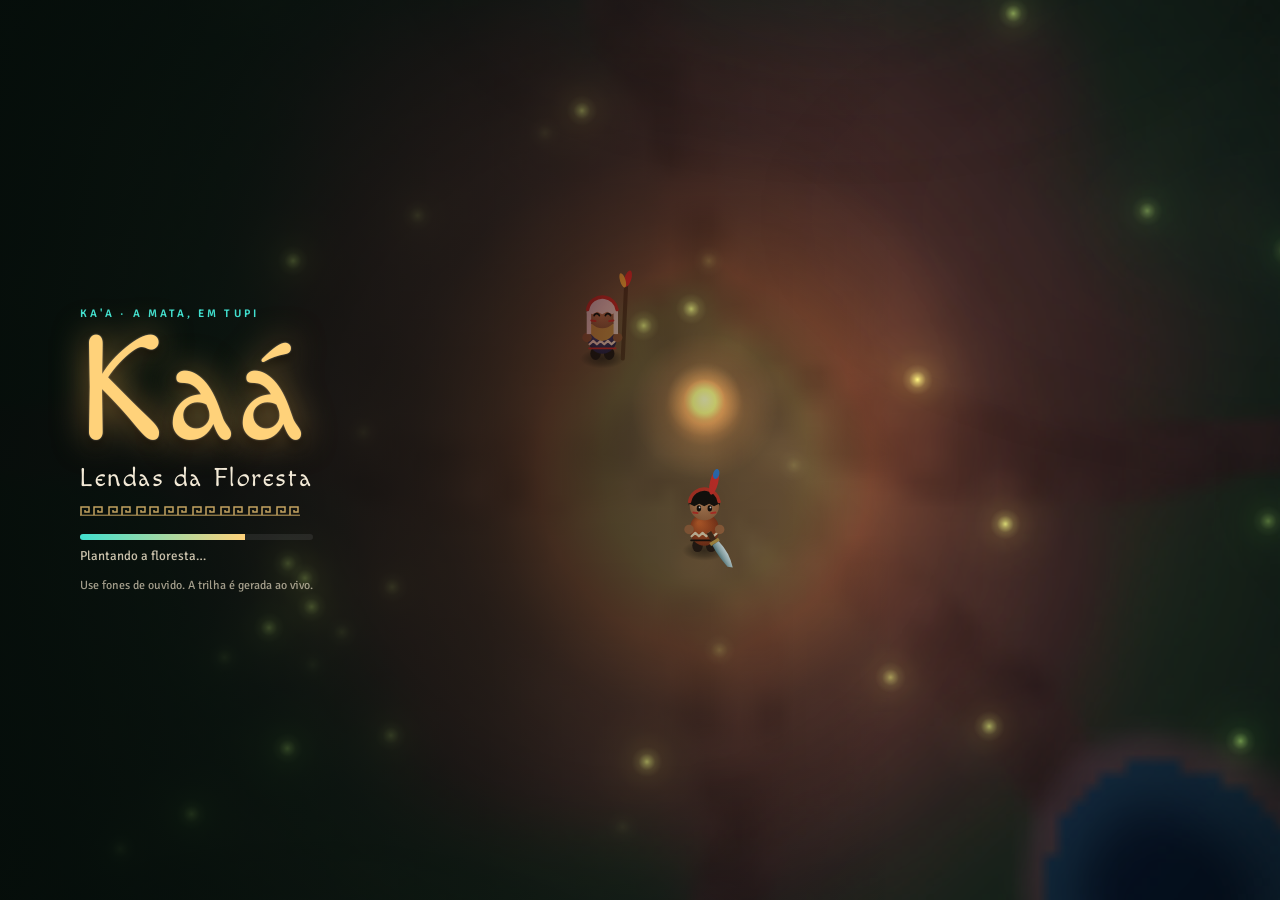
<file: index.html>
<!doctype html>
<html lang="pt-BR">
<head>
<meta charset="utf-8">
<meta name="viewport" content="width=device-width, initial-scale=1, viewport-fit=cover, user-scalable=no">
<title>Kaá</title>
<meta name="description" content="RPG de ação na floresta amazônica: desperte os três totens e purifique o Boitatá.">
<meta name="theme-color" content="#07140f">
<link rel="manifest" href="manifest.webmanifest">
<link rel="icon" type="image/png" href="icons/icon-192.png">
<link rel="apple-touch-icon" href="icons/apple-touch-icon.png">
<meta name="mobile-web-app-capable" content="yes">
<meta name="apple-mobile-web-app-capable" content="yes">
<meta name="apple-mobile-web-app-status-bar-style" content="black-translucent">
<meta name="apple-mobile-web-app-title" content="Kaá">
<link rel="preconnect" href="https://fonts.googleapis.com"><link rel="preconnect" href="https://fonts.gstatic.com" crossorigin><link href="https://fonts.googleapis.com/css2?family=Macondo&family=Signika:wght@400;600;700&display=swap" rel="stylesheet">
<style>
/* Layout: o jogo ocupa a tela inteira; HUD flutua nas bordas respeitando as áreas seguras;
   menus são painéis de mata escura com faixa de grafismo marajoara em âmbar. */
:root {
  --mata: #07140f;
  --mata-2: #0d241b;
  --musgo: #16352a;
  --vaga: #ffd27a;
  --igarape: #41e0cf;
  --urucum: #e2553b;
  --osso: #f3ead7;
  --osso-2: #c9c0aa;
  --sombra: rgba(3, 10, 7, 0.78);
  --font-display: 'Macondo', 'Georgia', serif;
  --font-ui: 'Signika', 'Trebuchet MS', system-ui, sans-serif;
  --fret: url("data:image/svg+xml,%3Csvg xmlns='http://www.w3.org/2000/svg' width='28' height='12' viewBox='0 0 28 12'%3E%3Cpath d='M1 11V3h8v5H5V6M14 11V3h8v5h-4V6' fill='none' stroke='%23ffd27a' stroke-width='1.5'/%3E%3Cpath d='M0 11.2h28' stroke='%23ffd27a' stroke-width='1'/%3E%3C/svg%3E");
  color-scheme: dark;
}
[hidden] { display: none !important; }
html, body { height: 100%; margin: 0; background: var(--mata); color: var(--osso); overflow: hidden; font-family: var(--font-ui); -webkit-user-select: none; user-select: none; -webkit-touch-callout: none; -webkit-tap-highlight-color: transparent; }
#app { position: fixed; inset: 0; overflow: hidden; touch-action: none; background: var(--mata); }
canvas#game { position: absolute; inset: 0; width: 100%; height: 100%; display: block; }
button { font: inherit; color: inherit; cursor: pointer; }
button:focus-visible { outline: 2px solid var(--igarape); outline-offset: 2px; }
svg { width: 24px; height: 24px; fill: none; stroke: currentColor; stroke-width: 2; stroke-linecap: round; stroke-linejoin: round; }
kbd { font-family: var(--font-ui); font-size: 0.72em; padding: 1px 5px; border-radius: 4px; background: rgba(255, 210, 122, 0.14); border: 1px solid rgba(255, 210, 122, 0.35); color: var(--vaga); }

/* ---------- HUD ---------- */
#hud { position: absolute; inset: 0; pointer-events: none; }
.hud-tl { position: absolute; left: calc(12px + env(safe-area-inset-left, 0px)); top: calc(10px + env(safe-area-inset-top, 0px)); display: flex; gap: 10px; align-items: flex-start; }
.medal { width: 46px; height: 46px; flex: none; border-radius: 50%; background: radial-gradient(circle at 35% 30%, #2f6e52, #0a2119 70%); border: 2px solid var(--vaga); box-shadow: 0 0 14px rgba(255, 210, 122, 0.35), inset 0 0 10px rgba(0, 0, 0, 0.7); display: grid; place-items: center; font-family: var(--font-display); font-size: 21px; color: var(--vaga); text-shadow: 0 0 8px rgba(255, 210, 122, 0.6); }
.bars { display: grid; gap: 4px; width: clamp(140px, 24vw, 240px); padding-top: 3px; }
.bar { position: relative; height: 13px; border-radius: 7px; background: rgba(2, 8, 6, 0.62); overflow: hidden; box-shadow: inset 0 1px 3px rgba(0, 0, 0, 0.7), 0 0 0 1px rgba(255, 210, 122, 0.18); }
.bar i { position: absolute; left: 0; top: 0; bottom: 0; width: 100%; border-radius: inherit; }
.bar .fill { transition: width 0.1s linear; }
.bar.hp .fill { background: linear-gradient(180deg, #ff9a7a, #dc3b2c 55%, #8e1a14); box-shadow: inset 0 1px 0 rgba(255, 255, 255, 0.35); }
.bar.hp .ghost { background: rgba(255, 236, 214, 0.55); transition: width 0.5s ease 0.3s; }
.bar.en { height: 8px; }
.bar.en .fill { background: linear-gradient(180deg, #a6fff5, #22b3a6); }
.bar.xp { height: 4px; }
.bar.xp .fill { background: linear-gradient(90deg, #b9781a, #ffd27a); box-shadow: 0 0 6px rgba(255, 210, 122, 0.8); }
.bar span { position: absolute; inset: 0; font-size: 9.5px; line-height: 13px; text-align: center; font-weight: 700; color: #fff; text-shadow: 0 1px 2px #000; font-variant-numeric: tabular-nums; letter-spacing: 0.04em; }
.seeds { display: flex; align-items: center; gap: 4px; font-weight: 700; font-size: 13px; color: var(--vaga); text-shadow: 0 1px 3px #000; font-variant-numeric: tabular-nums; }
.seeds .ico { width: 13px; height: 13px; color: var(--vaga); filter: drop-shadow(0 0 4px rgba(255, 210, 122, 0.7)); }
.seeds .cuia { color: #7dffb0; stroke-width: 2.4; filter: none; }
.seeds .sep { width: 8px; }
#quest { position: absolute; left: 50%; top: calc(10px + env(safe-area-inset-top, 0px)); transform: translateX(-50%); max-width: min(46vw, 460px); text-align: center; padding: 6px 14px 7px; border-radius: 12px; background: linear-gradient(180deg, rgba(8, 24, 18, 0.72), rgba(8, 24, 18, 0.45)); box-shadow: 0 0 0 1px rgba(255, 210, 122, 0.16); font-size: 12.5px; line-height: 1.3; color: var(--osso); text-wrap: balance; transition: opacity 0.4s; }
#quest b { display: block; font-size: 9px; letter-spacing: 0.22em; text-transform: uppercase; color: var(--vaga); font-weight: 700; margin-bottom: 1px; }
.hud-tr { position: absolute; right: calc(12px + env(safe-area-inset-right, 0px)); top: calc(10px + env(safe-area-inset-top, 0px)); display: flex; gap: 8px; align-items: flex-start; pointer-events: auto; }
.mm { position: relative; width: clamp(86px, 13vw, 132px); aspect-ratio: 1; max-width: 100%; border-radius: 50%; padding: 3px; background: conic-gradient(from 0deg, #8a6420, #ffd27a, #8a6420, #ffd27a, #8a6420); box-shadow: 0 4px 18px rgba(0, 0, 0, 0.6); }
.mm canvas { width: 100%; height: 100%; border-radius: 50%; display: block; background: #0a1a14; }
.mm-n { position: absolute; top: -3px; left: 50%; transform: translateX(-50%); font-style: normal; font-family: var(--font-display); font-size: 11px; color: var(--mata); background: var(--vaga); border-radius: 50%; width: 15px; height: 15px; display: grid; place-items: center; }
.iconbtn { width: 40px; height: 40px; border-radius: 50%; border: 1.5px solid rgba(255, 210, 122, 0.45); background: rgba(8, 24, 18, 0.7); display: grid; place-items: center; color: var(--vaga); }
.iconbtn svg { width: 18px; height: 18px; stroke-width: 3; }
#bossbar { position: absolute; left: 50%; transform: translateX(-50%); bottom: calc(16px + env(safe-area-inset-bottom, 0px)); width: min(560px, 58vw); text-align: center; }
.bname { font-family: var(--font-display); font-size: 20px; color: #ffb07a; text-shadow: 0 0 12px rgba(255, 90, 30, 0.8), 0 2px 3px #000; letter-spacing: 0.06em; }
.bname small { font-family: var(--font-ui); font-size: 11px; color: var(--osso-2); letter-spacing: 0.08em; margin-left: 6px; text-shadow: 0 1px 2px #000; }
.bbar { position: relative; height: 12px; margin-top: 4px; border-radius: 7px; background: rgba(10, 2, 2, 0.75); overflow: hidden; box-shadow: 0 0 0 1px rgba(255, 140, 80, 0.4), 0 0 18px rgba(255, 80, 20, 0.35); }
.bbar i { position: absolute; left: 0; top: 0; bottom: 0; width: 100%; }
#bossG { background: rgba(255, 230, 200, 0.6); transition: width 0.6s ease 0.25s; }
#bossF { background: linear-gradient(90deg, #8e1a2a, #ff5a1f 60%, #ffd27a); transition: width 0.12s; }
#banner { position: absolute; left: 0; right: 0; top: 22%; text-align: center; opacity: 0; pointer-events: none; padding-inline: 16px; }
#banner.show { animation: banner 3.4s ease forwards; }
#banner h2 { font-family: var(--font-display); font-weight: 400; font-size: clamp(30px, 6vw, 58px); margin: 0; color: var(--vaga); text-shadow: 0 0 22px rgba(255, 190, 90, 0.75), 0 3px 4px rgba(0, 0, 0, 0.8); text-wrap: balance; }
#banner.big h2 { font-size: clamp(46px, 10vw, 96px); color: #ffb07a; text-shadow: 0 0 30px rgba(255, 80, 20, 0.9), 0 3px 4px #000; letter-spacing: 0.04em; }
#banner p { margin: 6px 0 0; font-size: clamp(13px, 1.8vw, 17px); color: var(--osso); text-shadow: 0 1px 3px #000; letter-spacing: 0.03em; }
#banner::before, #banner::after { content: ""; display: block; width: min(320px, 60vw); height: 12px; margin: 10px auto; background: var(--fret) repeat-x center / 28px 12px; opacity: 0.8; }
@keyframes banner { 0% { opacity: 0; transform: translateY(10px) scale(0.98); } 12% { opacity: 1; transform: none; } 78% { opacity: 1; } 100% { opacity: 0; transform: translateY(-6px); } }
#toasts { position: absolute; left: 50%; transform: translateX(-50%); top: calc(64px + env(safe-area-inset-top, 0px)); display: grid; gap: 6px; justify-items: center; width: min(520px, 80vw); }
.toast { padding: 7px 14px; border-radius: 10px; background: rgba(6, 18, 14, 0.82); box-shadow: 0 0 0 1px rgba(65, 224, 207, 0.3); font-size: 13px; line-height: 1.35; text-align: center; animation: toast 0.3s ease; transition: opacity 0.4s, transform 0.4s; }
.toast.out { opacity: 0; transform: translateY(-6px); }
@keyframes toast { from { opacity: 0; transform: translateY(6px); } }

/* ---------- controles de toque ---------- */
#touch { position: absolute; inset: 0; pointer-events: none; }
#stickZone { position: absolute; left: 0; top: 18%; bottom: 0; width: 50%; pointer-events: auto; }
#stick { position: absolute; width: 120px; height: 120px; margin: -60px 0 0 -60px; border-radius: 50%; background: radial-gradient(circle, rgba(65, 224, 207, 0.08), rgba(8, 24, 18, 0.35)); box-shadow: 0 0 0 1.5px rgba(255, 210, 122, 0.35); pointer-events: none; }
#stickKnob { position: absolute; left: 50%; top: 50%; width: 52px; height: 52px; margin: -26px 0 0 -26px; border-radius: 50%; background: radial-gradient(circle at 40% 35%, rgba(255, 230, 170, 0.9), rgba(200, 140, 50, 0.85)); box-shadow: 0 2px 10px rgba(0, 0, 0, 0.5); }
#pad { position: absolute; right: calc(14px + env(safe-area-inset-right, 0px)); bottom: calc(14px + env(safe-area-inset-bottom, 0px)); width: 220px; height: 220px; pointer-events: none; }
.tb { position: absolute; width: 54px; height: 54px; border-radius: 50%; padding: 0; display: grid; place-items: center; pointer-events: auto; background: radial-gradient(circle at 40% 32%, rgba(46, 104, 80, 0.85), rgba(6, 20, 15, 0.85)); border: 1.5px solid rgba(255, 210, 122, 0.5); color: var(--osso); box-shadow: 0 4px 14px rgba(0, 0, 0, 0.45); touch-action: none; transition: transform 0.08s, opacity 0.2s; }
.tb svg { width: 24px; height: 24px; position: relative; z-index: 1; }
.tb.on { transform: scale(0.92); }
.tb::after { content: ""; position: absolute; inset: 0; border-radius: 50%; background: conic-gradient(rgba(0, 0, 0, 0.62) calc(var(--cd, 0) * 1turn), transparent 0); pointer-events: none; }
.tb.low { opacity: 0.5; }
.tb kbd { position: absolute; bottom: -7px; right: -4px; font-size: 9px; padding: 0 4px; background: rgba(8, 24, 18, 0.9); z-index: 2; }
body.touch .tb kbd { display: none; }
.tb.big { width: 84px; height: 84px; right: 6px; bottom: 6px; border-width: 2px; border-color: rgba(255, 210, 122, 0.75); background: radial-gradient(circle at 40% 32%, rgba(226, 85, 59, 0.9), rgba(90, 22, 12, 0.92)); }
.tb.big svg { width: 36px; height: 36px; }
#bDash { right: 108px; bottom: 22px; }
#bS1 { right: 96px; bottom: 74px; color: #ffd27a; }
#bS2 { right: 62px; bottom: 106px; color: #ff8a6a; }
#bS3 { right: 12px; bottom: 112px; color: #8dffb0; }
#bPot { width: 46px; height: 46px; right: 170px; bottom: 10px; color: #7dffb0; }
#bPot b { position: absolute; top: -4px; right: -4px; min-width: 18px; height: 18px; border-radius: 9px; background: var(--urucum); color: #fff; font-size: 11px; line-height: 18px; z-index: 2; }
#bAct { position: absolute; right: 4px; bottom: 182px; pointer-events: auto; display: flex; align-items: center; gap: 6px; padding: 9px 16px; border-radius: 22px; border: 1.5px solid var(--vaga); background: rgba(8, 24, 18, 0.88); color: var(--vaga); font-weight: 700; font-size: 14px; animation: pulse 1.4s ease-in-out infinite; white-space: nowrap; }
#bAct svg { width: 18px; height: 18px; }
@keyframes pulse { 50% { box-shadow: 0 0 18px rgba(255, 210, 122, 0.55); } }

/* ---------- telas ---------- */
.screen { position: absolute; inset: 0; touch-action: pan-y; display: flex; align-items: center; justify-content: center; padding: max(16px, env(safe-area-inset-top, 0px)) max(16px, env(safe-area-inset-right, 0px)) max(16px, env(safe-area-inset-bottom, 0px)) max(16px, env(safe-area-inset-left, 0px)); box-sizing: border-box; overflow-y: auto; }
.screen.dim { background: radial-gradient(ellipse at center, rgba(4, 14, 10, 0.55), rgba(2, 8, 6, 0.86)); backdrop-filter: blur(3px); -webkit-backdrop-filter: blur(3px); }
.eyebrow { font-size: 11px; letter-spacing: 0.28em; text-transform: uppercase; color: var(--igarape); margin: 0; font-weight: 600; }
.btn { min-height: 44px; padding: 10px 22px; border-radius: 12px; border: 1.5px solid rgba(255, 210, 122, 0.45); background: rgba(10, 30, 22, 0.75); color: var(--osso); font-weight: 600; font-size: 15px; letter-spacing: 0.02em; transition: transform 0.12s, background 0.2s, border-color 0.2s; text-align: left; }
.btn:hover { border-color: var(--vaga); background: rgba(20, 50, 38, 0.9); }
.btn:active { transform: scale(0.97); }
.btn.primary { background: linear-gradient(180deg, #ffe0a0, #e2a943); color: #2a1a06; border-color: #fff0c8; box-shadow: 0 6px 22px rgba(255, 190, 90, 0.3); }
.btn.ghost { background: transparent; border-color: rgba(243, 234, 215, 0.22); }
.panel { position: relative; background: linear-gradient(180deg, rgba(20, 48, 37, 0.96), rgba(7, 20, 15, 0.97)); border: 1px solid rgba(255, 210, 122, 0.32); border-radius: 16px; box-shadow: 0 24px 70px rgba(0, 0, 0, 0.65), inset 0 1px 0 rgba(255, 255, 255, 0.06); padding: 26px 26px 22px; width: min(560px, 100%); box-sizing: border-box; max-height: 100%; overflow-y: auto; }
.panel::before { content: ""; position: absolute; left: 22px; right: 22px; top: 10px; height: 12px; background: var(--fret) repeat-x left center / 28px 12px; opacity: 0.55; }
.panel h2 { font-family: var(--font-display); font-weight: 400; font-size: 28px; margin: 8px 0 14px; color: var(--vaga); text-wrap: balance; }
.panel h3 { font-family: var(--font-display); font-weight: 400; font-size: 18px; margin: 0 0 6px; color: var(--igarape); }
.col { display: grid; gap: 8px; }
.row { display: flex; gap: 10px; flex-wrap: wrap; }

/* título */
#title { justify-content: flex-start; background: linear-gradient(90deg, rgba(4, 12, 9, 0.88) 0%, rgba(4, 12, 9, 0.55) 38%, rgba(4, 12, 9, 0) 70%); }
.title-col { display: grid; gap: 4px; max-width: 420px; padding-left: clamp(8px, 5vw, 64px); }
.title-col h1 { font-family: var(--font-display); font-weight: 400; font-size: clamp(76px, 15vw, 150px); line-height: 0.86; margin: 6px 0 0; color: var(--vaga); text-shadow: 0 0 34px rgba(255, 190, 90, 0.55), 0 0 2px rgba(255, 255, 255, 0.4), 0 6px 10px rgba(0, 0, 0, 0.7); letter-spacing: 0.01em; }
.subtitle { font-family: var(--font-display); font-size: clamp(18px, 3vw, 26px); margin: 0 0 14px; color: var(--osso); letter-spacing: 0.06em; }
.subtitle::after { content: ""; display: block; width: 220px; max-width: 100%; height: 12px; margin-top: 10px; background: var(--fret) repeat-x left center / 28px 12px; opacity: 0.75; }
#menu { display: grid; gap: 8px; width: min(280px, 100%); }
.fine { font-size: 12px; color: var(--osso-2); margin: 10px 0 0; opacity: 0.8; }
.load { height: 6px; width: min(280px, 100%); border-radius: 3px; background: rgba(255, 255, 255, 0.08); overflow: hidden; }
.load i { display: block; height: 100%; width: 0; background: linear-gradient(90deg, var(--igarape), var(--vaga)); transition: width 0.2s; }
#loadTxt { font-size: 13px; color: var(--osso-2); margin: 8px 0 0; }

/* história */
#story { background: radial-gradient(ellipse at 50% 60%, rgba(10, 30, 22, 0.55), rgba(2, 8, 6, 0.92)); cursor: pointer; }
.story-in { max-width: 640px; text-align: left; display: grid; gap: 14px; }
#storyN { font-family: var(--font-display); font-size: 22px; letter-spacing: 0.1em; color: var(--vaga); }
#storyT { font-family: var(--font-display); font-size: clamp(21px, 3.6vw, 32px); line-height: 1.35; margin: 0; color: var(--osso); text-wrap: pretty; }
.hint { font-size: 12px; letter-spacing: 0.2em; text-transform: uppercase; color: var(--osso-2); opacity: 0.7; margin: 8px 0 0; animation: pulseTxt 2s ease-in-out infinite; }
@keyframes pulseTxt { 50% { opacity: 0.3; } }

/* diálogo */
#dialog { position: absolute; left: 50%; transform: translateX(-50%); bottom: calc(14px + env(safe-area-inset-bottom, 0px)); width: min(720px, calc(100% - 32px)); display: flex; gap: 14px; align-items: flex-start; padding: 14px 18px 14px 14px; box-sizing: border-box; border-radius: 16px; background: linear-gradient(180deg, rgba(18, 44, 34, 0.96), rgba(6, 18, 14, 0.97)); border: 1px solid rgba(255, 210, 122, 0.4); box-shadow: 0 18px 50px rgba(0, 0, 0, 0.6); cursor: pointer; }
#portrait { width: 76px; height: 76px; flex: none; border-radius: 50%; background: radial-gradient(circle at 50% 40%, #2b5a46, #0a1d16); box-shadow: 0 0 0 2px var(--vaga), 0 0 16px rgba(255, 210, 122, 0.25); }
.dlg-body { min-width: 0; flex: 1; }
#dlgName { font-family: var(--font-display); font-weight: 400; font-size: 19px; margin: 2px 0 4px; color: var(--vaga); }
#dlgText { margin: 0; font-size: 15px; line-height: 1.5; min-height: 3em; max-width: 62ch; }
#dlgChoices { display: flex; gap: 8px; flex-wrap: wrap; margin-top: 10px; }
#dlgChoices .btn { min-height: 38px; padding: 7px 14px; font-size: 14px; }
.dlg-next { position: absolute; right: 14px; bottom: 8px; color: var(--vaga); animation: pulseTxt 1.2s infinite; }

/* loja */
.shop-panel header { display: flex; justify-content: space-between; align-items: baseline; gap: 10px; flex-wrap: wrap; margin-bottom: 8px; }
.shop-panel header h2 { margin-bottom: 4px; }
.purse { display: flex; align-items: center; gap: 6px; color: var(--vaga); font-weight: 700; margin: 0; font-variant-numeric: tabular-nums; }
.purse .ico { width: 15px; height: 15px; }
#shopList { display: grid; gap: 8px; margin-bottom: 14px; }
.item { display: grid; grid-template-columns: 42px 1fr auto; gap: 12px; align-items: center; padding: 10px 12px; border-radius: 12px; background: rgba(0, 0, 0, 0.25); box-shadow: inset 0 0 0 1px rgba(255, 255, 255, 0.05); }
.item .ic { width: 42px; height: 42px; border-radius: 50%; display: grid; place-items: center; background: rgba(65, 224, 207, 0.1); color: var(--igarape); }
.item h4 { margin: 0; font-size: 15px; }
.item p { margin: 2px 0 0; font-size: 12.5px; color: var(--osso-2); line-height: 1.35; }
.item .btn { min-height: 38px; padding: 6px 12px; font-size: 14px; display: flex; gap: 5px; align-items: center; white-space: nowrap; font-variant-numeric: tabular-nums; }
.item .btn svg { width: 13px; height: 13px; color: var(--vaga); }
.item .btn:disabled { opacity: 0.4; cursor: not-allowed; }

/* nível */
.lv-in { width: min(860px, 100%); text-align: center; }
.lv-in h2 { font-family: var(--font-display); font-weight: 400; font-size: clamp(24px, 4vw, 36px); color: var(--vaga); margin: 4px 0 16px; text-shadow: 0 0 20px rgba(255, 190, 90, 0.5); }
#lvN { font-size: 13px; }
#cards { display: flex; gap: 14px; justify-content: center; flex-wrap: wrap; }
.card { width: min(240px, 100%); min-height: 170px; padding: 18px 16px 16px; border-radius: 16px; border: 1px solid rgba(255, 210, 122, 0.4); background: linear-gradient(180deg, rgba(28, 64, 50, 0.95), rgba(8, 22, 16, 0.97)); text-align: left; display: grid; gap: 6px; align-content: start; box-shadow: 0 14px 40px rgba(0, 0, 0, 0.5); transition: transform 0.15s, border-color 0.15s, box-shadow 0.15s; animation: cardIn 0.45s cubic-bezier(.2, .9, .3, 1.2) both; }
.card:nth-child(2) { animation-delay: 0.07s; } .card:nth-child(3) { animation-delay: 0.14s; }
.card:hover, .card:focus-visible { transform: translateY(-4px); border-color: var(--vaga); box-shadow: 0 18px 50px rgba(0, 0, 0, 0.55), 0 0 24px rgba(255, 210, 122, 0.25); }
@keyframes cardIn { from { opacity: 0; transform: translateY(18px) scale(0.96); } }
.card .ic { width: 44px; height: 44px; border-radius: 50%; display: grid; place-items: center; background: radial-gradient(circle, rgba(255, 210, 122, 0.25), rgba(255, 210, 122, 0.05)); color: var(--vaga); box-shadow: 0 0 0 1px rgba(255, 210, 122, 0.4); }
.card h3 { font-family: var(--font-display); font-weight: 400; font-size: 20px; margin: 4px 0 0; color: var(--osso); }
.card p { margin: 0; font-size: 13.5px; line-height: 1.4; color: var(--osso-2); }
.card small { font-size: 11px; letter-spacing: 0.12em; text-transform: uppercase; color: var(--igarape); }
.card kbd { justify-self: start; }
body.touch .card kbd { display: none; }

/* pausa / fim */
.pause-panel { width: min(400px, 100%); }
.stats { display: grid; grid-template-columns: repeat(auto-fit, minmax(90px, 1fr)); gap: 8px; margin-bottom: 14px; }
.stats div { padding: 8px 10px; border-radius: 10px; background: rgba(0, 0, 0, 0.25); }
.stats b { display: block; font-family: var(--font-display); font-weight: 400; font-size: 22px; color: var(--vaga); font-variant-numeric: tabular-nums; }
.stats span { font-size: 11px; letter-spacing: 0.1em; text-transform: uppercase; color: var(--osso-2); }
.how-panel { width: min(720px, 100%); }
.how-grid { display: grid; grid-template-columns: repeat(auto-fit, minmax(240px, 1fr)); gap: 16px; }
.how-grid ul { margin: 0; padding-left: 18px; display: grid; gap: 6px; font-size: 14px; line-height: 1.45; color: var(--osso); }
.tip { font-size: 13.5px; color: var(--osso-2); line-height: 1.5; margin: 14px 0; max-width: 62ch; }
.end-in { width: min(560px, 100%); display: grid; gap: 12px; }
.end-in h2 { font-family: var(--font-display); font-weight: 400; font-size: clamp(36px, 7vw, 64px); margin: 0; color: var(--vaga); line-height: 1; text-shadow: 0 0 26px rgba(255, 190, 90, 0.5); text-wrap: balance; }
.end-in p { margin: 0; font-size: 16px; line-height: 1.5; color: var(--osso); max-width: 52ch; }
#gameover h2 { color: #ff9a7a; text-shadow: 0 0 26px rgba(220, 60, 40, 0.5); }
#gameover .btn { justify-self: start; }
#rotate { position: absolute; left: 50%; bottom: calc(18px + env(safe-area-inset-bottom, 0px)); transform: translateX(-50%); width: max-content; max-width: calc(100% - 32px); padding: 8px 14px; border-radius: 10px; background: rgba(6, 18, 14, 0.85); font-size: 13px; pointer-events: none; }
#rotate p { margin: 0; }

@media (max-height: 460px) {
  .title-col h1 { font-size: clamp(60px, 13vh, 110px); }
  .subtitle { margin-bottom: 8px; }
  .btn { min-height: 38px; padding: 7px 18px; font-size: 14px; }
  #menu { gap: 6px; }
  .card { min-height: 0; padding: 12px 14px; width: min(220px, 100%); }
  .card p { font-size: 12.5px; }
  .lv-in h2 { margin-bottom: 10px; }
  .panel { padding: 22px 20px 16px; }
  #dialog { padding: 10px 14px 10px 10px; }
  #portrait { width: 60px; height: 60px; }
  #dlgText { font-size: 14px; min-height: 2.6em; }
  #quest { font-size: 11.5px; max-width: 40vw; }
}
@media (max-width: 560px) and (orientation: portrait) {
  #quest { top: calc(70px + env(safe-area-inset-top, 0px)); left: calc(12px + env(safe-area-inset-left, 0px)); transform: none; max-width: 60vw; text-align: left; }
  #toasts { top: calc(124px + env(safe-area-inset-top, 0px)); }
  #title { background: linear-gradient(180deg, rgba(4, 12, 9, 0.2), rgba(4, 12, 9, 0.85) 55%); align-items: flex-end; }
  .title-col { padding-left: 0; padding-bottom: 6vh; }
  .bars { width: 40vw; }
  #rotate { bottom: auto; top: 42%; }
}
@media (prefers-reduced-motion: reduce) {
  *, *::before, *::after { animation-duration: 0.01ms !important; animation-iteration-count: 1 !important; transition-duration: 0.01ms !important; }
  #banner.show { animation: none !important; opacity: 1; }
}

</style>
</head>
<body>
<svg width="0" height="0" style="position:absolute" aria-hidden="true">
  <defs>
    <symbol id="i-sword" viewBox="0 0 24 24"><path d="M19.5 4.5 9.8 14.2M19.5 4.5h-4.6M19.5 4.5v4.6M7.4 11.8l4.8 4.8M9.8 14.2l-4.6 4.6M4 18l2 2"/></symbol>
    <symbol id="i-dash" viewBox="0 0 24 24"><path d="M3 8.5h11a3 3 0 1 0-3-3M3 12.5h15a3 3 0 1 1-3 3M3 16.5h7"/></symbol>
    <symbol id="i-claw" viewBox="0 0 24 24"><path d="M6 4c3 4 4 9 1.5 16M11.5 3.5c3 4 4 9 1.5 16.5M17 4c3 4 4 9 1.5 16"/></symbol>
    <symbol id="i-feather" viewBox="0 0 24 24"><path d="M20 4C12 4 6 10 6 18l-2 2M20 4c0 8-6 12-12 12M6.5 17.5l7.5-7.5"/></symbol>
    <symbol id="i-shell" viewBox="0 0 24 24"><path d="M3 16c0-5.5 4-9.5 9-9.5s9 4 9 9.5zM8 16l1.8-5h4.4L16 16M12 6.5V11"/></symbol>
    <symbol id="i-cuia" viewBox="0 0 24 24"><path d="M4 11.5h16a8 8 0 0 1-16 0zM9 8c0-2 2-2 2-4.5M13.5 8c0-2 2-2 2-4.5"/></symbol>
    <symbol id="i-heart" viewBox="0 0 24 24"><path d="M12 20s-7.5-4.6-7.5-10.2A4.2 4.2 0 0 1 12 7.4a4.2 4.2 0 0 1 7.5 2.4C19.5 15.4 12 20 12 20z"/></symbol>
    <symbol id="i-bolt" viewBox="0 0 24 24"><path d="M13.5 3 5 13.5h6.5L10.5 21 19 10.5h-6.5z"/></symbol>
    <symbol id="i-eye" viewBox="0 0 24 24"><path d="M2.5 12S6.5 6 12 6s9.5 6 9.5 6-4 6-9.5 6-9.5-6-9.5-6z"/><circle cx="12" cy="12" r="2.8"/></symbol>
    <symbol id="i-arc" viewBox="0 0 24 24"><path d="M4 19A13 13 0 0 1 19 5M15 3.5l4.2 1.6-1.6 4.2"/></symbol>
    <symbol id="i-drop" viewBox="0 0 24 24"><path d="M12 3.5s6 6.8 6 10.8a6 6 0 0 1-12 0c0-4 6-10.8 6-10.8z"/></symbol>
    <symbol id="i-flame" viewBox="0 0 24 24"><path d="M12 3c1 4 6 6 6 11a6 6 0 0 1-12 0c0-3 1.8-5 3-6 0 2 1 3 2.2 3C11 8 10 6 12 3z"/></symbol>
    <symbol id="i-magnet" viewBox="0 0 24 24"><path d="M6 4v8a6 6 0 0 0 12 0V4M6 8h4M14 8h4"/></symbol>
    <symbol id="i-drum" viewBox="0 0 24 24"><path d="M5 8c0-1.7 3.1-3 7-3s7 1.3 7 3v9c0 1.7-3.1 3-7 3s-7-1.3-7-3zM5 8c0 1.7 3.1 3 7 3s7-1.3 7-3M8 3.5 10.5 8M16 3.5 13.5 8"/></symbol>
    <symbol id="i-leaf" viewBox="0 0 24 24"><path d="M5 19C5 10 10.5 5 20 4.5 19.5 14 14 19 5 19zM5 19l8-8"/></symbol>
    <symbol id="i-shield" viewBox="0 0 24 24"><path d="M12 3.2 19.5 6v6c0 4.8-3.3 7.8-7.5 8.8C7.8 19.8 4.5 16.8 4.5 12V6z"/></symbol>
    <symbol id="i-wind" viewBox="0 0 24 24"><path d="M4 9h9.5a2.5 2.5 0 1 0-2.5-2.5M4 13h13.5a2.8 2.8 0 1 1-2.8 2.8"/></symbol>
    <symbol id="i-talk" viewBox="0 0 24 24"><path d="M4 5h16v10.5H9.5L5 19.5v-4H4z"/></symbol>
    <symbol id="i-pause" viewBox="0 0 24 24"><path d="M8.5 5v14M15.5 5v14"/></symbol>
    <symbol id="i-seed" viewBox="0 0 24 24"><path d="M12 2.8c4.4 3.2 5.6 9.4 0 18.4-5.6-9-4.4-15.2 0-18.4z" fill="currentColor" stroke="none"/></symbol>
  </defs>
</svg>

<div id="app">
  <canvas id="game" aria-label="Kaá, a mata"></canvas>

  <div id="hud" hidden>
    <div class="hud-tl">
      <div class="medal" title="Nível"><span id="hLvl">1</span></div>
      <div class="bars">
        <div class="bar hp"><i class="ghost" id="hHpG"></i><i class="fill" id="hHp"></i><span id="hHpT">100/100</span></div>
        <div class="bar en"><i class="fill" id="hEn"></i></div>
        <div class="bar xp"><i class="fill" id="hXp"></i></div>
        <div class="seeds"><svg class="ico"><use href="#i-seed"/></svg><span id="hSeeds">0</span><span class="sep"></span><svg class="ico cuia"><use href="#i-cuia"/></svg><span id="hPots">2</span></div>
      </div>
    </div>
    <div id="quest"><b>Objetivo</b><span id="questText"></span></div>
    <div class="hud-tr">
      <button class="iconbtn" id="btnPause" aria-label="Pausar"><svg><use href="#i-pause"/></svg></button>
      <div class="mm"><canvas id="minimap" width="160" height="160"></canvas><i class="mm-n">N</i></div>
    </div>
    <div id="bossbar" hidden>
      <div class="bname">Boitatá <small>a serpente de fogo</small></div>
      <div class="bbar"><i id="bossG"></i><i id="bossF"></i></div>
    </div>
    <div id="banner"><h2 id="bannerT"></h2><p id="bannerS"></p></div>
    <div id="toasts"></div>
  </div>

  <div id="touch" hidden>
    <div id="stickZone"></div>
    <div id="stick" hidden><div id="stickKnob"></div></div>
  </div>
  <div id="pad" hidden>
    <button class="tb" id="bPot" aria-label="Usar cuia de ervas"><svg><use href="#i-cuia"/></svg><b id="potN">2</b><kbd>Q</kbd></button>
    <button class="tb" id="bDash" aria-label="Esquivar"><svg><use href="#i-dash"/></svg><kbd>K</kbd></button>
    <button class="tb sk" id="bS1" aria-label="Garra da Onça" hidden><svg><use href="#i-claw"/></svg><kbd>1</kbd></button>
    <button class="tb sk" id="bS2" aria-label="Penas da Arara" hidden><svg><use href="#i-feather"/></svg><kbd>2</kbd></button>
    <button class="tb sk" id="bS3" aria-label="Casco do Jabuti" hidden><svg><use href="#i-shell"/></svg><kbd>3</kbd></button>
    <button class="tb big" id="bAtk" aria-label="Atacar"><svg><use href="#i-sword"/></svg><kbd>J</kbd></button>
    <button id="bAct" hidden><svg><use href="#i-talk"/></svg><span id="bActT">Conversar</span></button>
  </div>

  <section id="title" class="screen" hidden>
    <div class="title-col">
      <p class="eyebrow">ka'a · a mata, em tupi</p>
      <h1>Kaá</h1>
      <p class="subtitle">Lendas da Floresta</p>
      <div id="loadWrap"><div class="load"><i id="loadBar"></i></div><p id="loadTxt">Despertando a floresta…</p></div>
      <nav id="menu" hidden>
        <button class="btn primary" id="mNew">Nova jornada</button>
        <button class="btn" id="mCont" hidden>Continuar</button>
        <button class="btn ghost" id="mHow">Como jogar</button>
        <button class="btn ghost" id="mInstall" hidden>Instalar no celular</button>
      </nav>
      <p class="fine">Use fones de ouvido. A trilha é gerada ao vivo.</p>
    </div>
  </section>

  <section id="story" class="screen" hidden>
    <div class="story-in">
      <p class="eyebrow" id="storyN">I</p>
      <p id="storyT"></p>
      <p class="hint">Toque para continuar</p>
    </div>
  </section>

  <div id="dialog" hidden>
    <canvas id="portrait" width="128" height="128"></canvas>
    <div class="dlg-body">
      <h3 id="dlgName"></h3>
      <p id="dlgText"></p>
      <div id="dlgChoices"></div>
    </div>
    <span class="dlg-next" id="dlgNext">▸</span>
  </div>

  <section id="shop" class="screen dim" hidden>
    <div class="panel shop-panel">
      <header><h2>Trocas da Vó Jaci</h2><p class="purse"><svg class="ico"><use href="#i-seed"/></svg><span id="shopSeeds">0</span> Sementes de Luz</p></header>
      <div id="shopList"></div>
      <button class="btn" id="shopClose">Voltar à mata</button>
    </div>
  </section>

  <section id="levelup" class="screen dim" hidden>
    <div class="lv-in">
      <p class="eyebrow" id="lvN">Nível 2</p>
      <h2>A mata te oferece uma bênção</h2>
      <div id="cards"></div>
    </div>
  </section>

  <section id="pause" class="screen dim" hidden>
    <div class="panel pause-panel">
      <h2>Pausa</h2>
      <div class="stats" id="pStats"></div>
      <div class="col">
        <button class="btn primary" id="pResume">Continuar</button>
        <button class="btn" id="pMusic">Música: ligada</button>
        <button class="btn" id="pSfx">Efeitos: ligados</button>
        <button class="btn" id="pQual">Gráficos: automático</button>
        <button class="btn ghost" id="pHow">Como jogar</button>
        <button class="btn ghost" id="pQuit">Salvar e ir ao menu</button>
      </div>
    </div>
  </section>

  <section id="howto" class="screen dim" hidden>
    <div class="panel how-panel">
      <h2>Como jogar</h2>
      <div class="how-grid">
        <div>
          <h3>No celular</h3>
          <ul>
            <li>Arraste o polegar no lado esquerdo para andar.</li>
            <li>Botão grande ataca. Toques seguidos fazem um combo de 3 golpes.</li>
            <li>Esquiva te deixa intocável por um instante.</li>
            <li>Os botões de habilidade aparecem quando você desperta os totens.</li>
          </ul>
        </div>
        <div>
          <h3>No teclado</h3>
          <ul>
            <li><kbd>WASD</kbd> ou setas: andar · <kbd>J</kbd>, <kbd>Espaço</kbd> ou clique: atacar</li>
            <li><kbd>K</kbd> ou <kbd>Shift</kbd>: esquivar · <kbd>Q</kbd>: cuia de ervas</li>
            <li><kbd>1</kbd> <kbd>2</kbd> <kbd>3</kbd>: habilidades · <kbd>E</kbd>: conversar e purificar</li>
            <li><kbd>Esc</kbd>: pausa. Controle de videogame também funciona.</li>
          </ul>
        </div>
      </div>
      <p class="tip">A noite traz mais criaturas, mas a aldeia sempre cura quem descansa perto da fogueira. Sementes de Luz compram cuias e melhorias com a Vó Jaci.</p>
      <button class="btn primary" id="howClose">Entendi</button>
    </div>
  </section>

  <section id="gameover" class="screen dim" hidden>
    <div class="end-in">
      <h2>Você tombou</h2>
      <p>A mata ainda precisa de você. Os espíritos te levam de volta à aldeia, mas parte das sementes se perde no caminho.</p>
      <button class="btn primary" id="goRetry">Voltar à aldeia</button>
    </div>
  </section>

  <section id="victory" class="screen dim" hidden>
    <div class="end-in">
      <p class="eyebrow">Fim da jornada</p>
      <h2>A mata respira de novo</h2>
      <p>O Boitatá voltou a ser guardião. Os três totens cantam juntos e a névoa roxa se desfez sobre o igarapé.</p>
      <div class="stats" id="vStats"></div>
      <div class="row">
        <button class="btn primary" id="vCont">Continuar explorando</button>
        <button class="btn ghost" id="vMenu">Menu inicial</button>
      </div>
    </div>
  </section>

  <section id="install" class="screen dim" hidden>
    <div class="panel how-panel">
      <h2>Instalar no celular</h2>
      <div class="how-grid">
        <div><h3>Android (Chrome)</h3><ul><li>Toque em <b>Instalar</b> abaixo ou abra o menu ⋮ e escolha <b>Instalar app</b>.</li><li>O jogo ganha ícone próprio e roda em tela cheia, até sem internet.</li></ul></div>
        <div><h3>iPhone (Safari)</h3><ul><li>Toque em <b>Compartilhar</b> e depois em <b>Adicionar à Tela de Início</b>.</li><li>Abra pelo ícone novo para jogar em tela cheia.</li></ul></div>
      </div>
      <div class="row"><button class="btn primary" id="instGo" hidden>Instalar</button><button class="btn ghost" id="instClose">Fechar</button></div>
    </div>
  </section>

  <div id="rotate" hidden><p>Gire o celular na horizontal para ver mais da mata.</p></div>
</div>

<script>
'use strict';
/* ============================================================
   KAÁ — Lendas da Floresta
   Núcleo: utilidades, ruído, armazenamento
   ============================================================ */
const TAU = Math.PI * 2;
const clamp = (v, a, b) => (v < a ? a : v > b ? b : v);
const lerp = (a, b, t) => a + (b - a) * t;
const smooth = (e0, e1, x) => { const t = clamp((x - e0) / (e1 - e0), 0, 1); return t * t * (3 - 2 * t); };
const rand = (a, b) => (b === undefined ? Math.random() * (a === undefined ? 1 : a) : a + Math.random() * (b - a));
const randi = (a, b) => Math.floor(a + Math.random() * (b - a + 1));
const pick = arr => arr[(Math.random() * arr.length) | 0];
const dist = (ax, ay, bx, by) => Math.hypot(bx - ax, by - ay);
const angDiff = (a, b) => { let d = (b - a) % TAU; if (d > Math.PI) d -= TAU; if (d < -Math.PI) d += TAU; return d; };
const easeOut = t => 1 - Math.pow(1 - t, 3);

function mulberry32(s) {
  return function () {
    s |= 0; s = (s + 0x6D2B79F5) | 0;
    let t = Math.imul(s ^ (s >>> 15), 1 | s);
    t = (t + Math.imul(t ^ (t >>> 7), 61 | t)) ^ t;
    return ((t ^ (t >>> 14)) >>> 0) / 4294967296;
  };
}

const Noise = (() => {
  const p = new Uint8Array(512), g = new Float32Array(256);
  const r = mulberry32(1337);
  for (let i = 0; i < 256; i++) p[i] = i;
  for (let i = 255; i > 0; i--) { const j = Math.floor(r() * (i + 1)); const t = p[i]; p[i] = p[j]; p[j] = t; }
  for (let i = 0; i < 256; i++) { p[i + 256] = p[i]; g[i] = r() * 2 - 1; }
  function n2(x, y) {
    const xi = Math.floor(x), yi = Math.floor(y);
    const xf = x - xi, yf = y - yi;
    const X = xi & 255, Y = yi & 255;
    const a = g[p[X + p[Y]]], b = g[p[X + 1 + p[Y]]], c = g[p[X + p[Y + 1]]], d = g[p[X + 1 + p[Y + 1]]];
    const u = xf * xf * (3 - 2 * xf), v = yf * yf * (3 - 2 * yf);
    return (a + (b - a) * u) + ((c + (d - c) * u) - (a + (b - a) * u)) * v;
  }
  function fbm(x, y, o) {
    let s = 0, a = 0.5, f = 1;
    for (let i = 0; i < o; i++) { s += a * n2(x * f, y * f); f *= 2.03; a *= 0.5; }
    return s;
  }
  return { n2, fbm };
})();

const mixc = (a, b, t) => [a[0] + (b[0] - a[0]) * t, a[1] + (b[1] - a[1]) * t, a[2] + (b[2] - a[2]) * t];
const rgb = (c, a) => (a === undefined ? `rgb(${c[0] | 0},${c[1] | 0},${c[2] | 0})` : `rgba(${c[0] | 0},${c[1] | 0},${c[2] | 0},${a})`);
const shade = (c, k) => [clamp(c[0] * k, 0, 255), clamp(c[1] * k, 0, 255), clamp(c[2] * k, 0, 255)];

function makeCanvas(w, h) {
  const c = document.createElement('canvas');
  c.width = Math.max(1, Math.ceil(w)); c.height = Math.max(1, Math.ceil(h));
  return c;
}

const store = {
  get(k) { try { return localStorage.getItem(k); } catch (e) { return null; } },
  set(k, v) { try { localStorage.setItem(k, v); } catch (e) { /* sem armazenamento */ } },
  del(k) { try { localStorage.removeItem(k); } catch (e) { /* */ } },
};

const IS_TOUCH = ('ontouchstart' in window) || (window.matchMedia && matchMedia('(pointer: coarse)').matches);
const REDUCED_MOTION = window.matchMedia && matchMedia('(prefers-reduced-motion: reduce)').matches;
const IS_PWA_BUILD = !!document.querySelector('link[rel="manifest"]');
const IS_STANDALONE = (window.matchMedia && (matchMedia('(display-mode: standalone)').matches || matchMedia('(display-mode: fullscreen)').matches)) || window.navigator.standalone === true;
const IS_IOS = /iphone|ipad|ipod/i.test(navigator.userAgent) || (navigator.platform === 'MacIntel' && navigator.maxTouchPoints > 1);

function ellipse(ctx, x, y, rx, ry, rot) {
  ctx.beginPath(); ctx.ellipse(x, y, Math.max(0.01, rx), Math.max(0.01, ry), rot || 0, 0, TAU);
}
function circle(ctx, x, y, r) { ctx.beginPath(); ctx.arc(x, y, Math.max(0.01, r), 0, TAU); }
function rgrad(ctx, x, y, r0, r1, stops, ox, oy) {
  const g = ctx.createRadialGradient(x + (ox || 0), y + (oy || 0), r0, x, y, r1);
  for (const [o, c] of stops) g.addColorStop(o, c);
  return g;
}

/* ============================================================
   Mundo: terreno procedural, rio, trilhas, regiões, colisão
   ============================================================ */
const WORLD = 4096, CELL = 8, FW = WORLD / CELL, CHUNK = 512, NCH = WORLD / CHUNK;
const LOC = {
  village: { x: 2048, y: 2048 },
  onca: { x: 2010, y: 640 },
  arara: { x: 3420, y: 1840 },
  jabuti: { x: 700, y: 2140 },
  arena: { x: 2048, y: 3430 },
};
const VILLAGE_R = 300, ARENA_R = 470, RING_IN = 560, RING_OUT = 700;
const PONDS = [
  { x: 2330, y: 2330, r: 78 }, { x: 3570, y: 1470, r: 150 }, { x: 1640, y: 930, r: 105 },
  { x: 3330, y: 2720, r: 120 }, { x: 900, y: 2900, r: 92 }, { x: 1150, y: 1250, r: 72 },
];
const PATHS = [
  [[2048, 2048], [2010, 1760], [2085, 1450], [1990, 1150], [2050, 900], [2010, 700]],
  [[2048, 2048], [1760, 2090], [1450, 2010], [1120, 2170], [780, 2140]],
  [[2048, 2048], [2350, 2075], [2600, 2045], [2900, 2048], [3080, 2010], [3260, 1935], [3400, 1870]],
  [[2048, 2048], [2075, 2350], [2000, 2620], [2048, 2850], [2048, 3030]],
  [[2048, 2048], [2230, 2220], [2280, 2280]],
];
const SEGS = [];
for (const p of PATHS) for (let i = 0; i < p.length - 1; i++) SEGS.push([p[i][0], p[i][1], p[i + 1][0], p[i + 1][1]]);

function riverX(y) { return 2900 + 150 * Math.sin(y / 540 + 0.6) + 55 * Math.sin(y / 170 + 1.3); }
function riverHalf(y) { return 62 + 18 * Math.sin(y / 310 + 2); }
const BRIDGE = { x: riverX(2048), y: 2048, hw: 104, hh: 30 };
function onBridge(x, y) { return Math.abs(x - BRIDGE.x) < BRIDGE.hw && Math.abs(y - BRIDGE.y) < BRIDGE.hh; }

function waterDepthAt(x, y) {
  const wx = x + 14 * Noise.n2(x / 90, y / 90);
  let d = riverHalf(y) - Math.abs(wx - riverX(y));
  for (const p of PONDS) {
    const dx = x - p.x, dy = y - p.y;
    if (Math.abs(dx) > p.r * 1.4 + 40 || Math.abs(dy) > p.r * 1.4 + 40) continue;
    const r = p.r * (1 + 0.16 * Noise.n2(x / 70 + p.x * 0.01, y / 70));
    d = Math.max(d, r - Math.hypot(dx, dy));
  }
  return d;
}

function pathDist(x, y) {
  let best = 1e9;
  for (let i = 0; i < SEGS.length; i++) {
    const s = SEGS[i];
    const vx = s[2] - s[0], vy = s[3] - s[1];
    const l2 = vx * vx + vy * vy;
    let t = ((x - s[0]) * vx + (y - s[1]) * vy) / l2; t = t < 0 ? 0 : t > 1 ? 1 : t;
    const dx = x - (s[0] + vx * t), dy = y - (s[1] + vy * t);
    const d = dx * dx + dy * dy; if (d < best) best = d;
  }
  return Math.sqrt(best);
}
function pathDistNoisy(x, y) {
  return pathDist(x + 22 * Noise.n2(x / 95, y / 95), y + 22 * Noise.n2(x / 95 + 40, y / 95));
}

function regionW(x, y) {
  const north = smooth(1500, 1050, y);
  const west = smooth(1380, 1020, x);
  const east = smooth(-40, 90, x - riverX(y) - riverHalf(y));
  const da = Math.hypot(x - LOC.arena.x, y - LOC.arena.y);
  const ash = smooth(1050, 700, da);
  const dv = Math.hypot(x - LOC.village.x, y - LOC.village.y);
  const village = smooth(VILLAGE_R + 50, VILLAGE_R - 90, dv + 40 * Noise.n2(x / 80, y / 80));
  return { north, west, east, ash, village };
}

function inArenaGap(x, y) { return (y - LOC.arena.y) < 0 && Math.abs(x - LOC.arena.x) < 100; }
function arenaRing(x, y) {
  const r = Math.hypot(x - LOC.arena.x, y - LOC.arena.y);
  return r > RING_IN && r < RING_OUT;
}

const C = {
  G1: [46, 94, 52], G2: [80, 130, 58], G3: [104, 146, 64], DF: [24, 62, 47], EAST: [44, 106, 80],
  ASH1: [70, 60, 55], ASH2: [40, 33, 33], VD1: [140, 106, 72], VD2: [116, 86, 58],
  DIRT1: [130, 100, 66], DIRT2: [104, 78, 52], ASHPATH: [92, 76, 66], STONE: [110, 112, 100],
  SAND1: [186, 166, 118], SAND2: [158, 140, 98], WSH: [48, 132, 128], WDEEP: [14, 52, 74], EDGE: [9, 22, 17],
};

// kinds: 0 grama, 1 trilha, 2 areia, 3 água rasa, 4 pedra, 5 cinza, 6 terreiro, 7 água funda
const F = {
  kind: new Uint8Array(FW * FW), solid: new Uint8Array(FW * FW), wdep: new Float32Array(FW * FW),
  ruin: new Uint8Array(FW * FW), canvas: null, img: null, mini: null,
};

function genCell(x, y, out) {
  const R = regionW(x, y);
  const n1 = Noise.fbm(x / 420, y / 420, 3), n2 = Noise.fbm(x / 90 + 31, y / 90 - 17, 3), n3 = Noise.n2(x / 22, y / 22);
  let c = mixc(C.G1, C.G2, clamp(0.5 + n1 * 1.1, 0, 1));
  c = mixc(c, C.G3, clamp(n2 * 1.4, 0, 1) * 0.5);
  c = mixc(c, C.DF, R.north * 0.82);
  c = mixc(c, C.EAST, R.east * 0.5);
  let kind = 0, ruin = 0;
  if (R.ash > 0) {
    const an = Noise.fbm(x / 120, y / 120, 3);
    const ac = mixc(C.ASH1, C.ASH2, clamp(0.5 + an * 1.4, 0, 1));
    c = mixc(c, ac, R.ash);
    const da = Math.hypot(x - LOC.arena.x, y - LOC.arena.y);
    if (da < ARENA_R + 20) {
      // padrão de queimado concêntrico na arena
      const ring = Math.sin(da / 38 + an * 3) * 0.5 + 0.5;
      c = mixc(c, [30, 22, 22], ring * 0.25 + smooth(ARENA_R, 80, da) * 0.2);
    }
    if (R.ash > 0.5) kind = 5;
  }
  if (R.west > 0) {
    const dj = Math.hypot(x - LOC.jabuti.x, y - LOC.jabuti.y);
    const rv = R.west * smooth(560, 330, dj + 130 * Noise.fbm(x / 150, y / 150, 2));
    if (rv > 0.5) { ruin = 1; kind = 4; c = mixc(c, C.STONE, 0.55); }
  }
  if (R.village > 0) { c = mixc(c, mixc(C.VD1, C.VD2, 0.5 + n2 * 0.6), R.village * 0.92); if (R.village > 0.5) kind = 6; }
  const pd = pathDistNoisy(x, y);
  const pw = smooth(31, 15, pd);
  if (pw > 0) {
    c = mixc(c, R.ash > 0.4 ? C.ASHPATH : mixc(C.DIRT1, C.DIRT2, 0.5 + n3 * 0.5), pw * 0.92);
    if (pw > 0.5) { kind = 1; ruin = 0; }
  }
  const wd = waterDepthAt(x, y);
  if (wd > -30 && wd <= 0) {
    const s = smooth(-30, -5, wd);
    c = mixc(c, mixc(C.SAND1, C.SAND2, 0.5 + n3 * 0.5), s * 0.9);
    if (s > 0.55) kind = 2;
  }
  if (wd > 0) {
    c = mixc(C.WSH, C.WDEEP, smooth(0, 55, wd));
    c = mixc(c, [c[0] + 18, c[1] + 26, c[2] + 18], clamp(0.5 + n2, 0, 1) * 0.3);
    kind = wd > 26 ? 7 : 3; ruin = 0;
  }
  const ed = Math.min(x, y, WORLD - x, WORLD - y);
  c = mixc(c, C.EDGE, smooth(330, 60, ed) * 0.85);
  out.c = c; out.kind = kind; out.wd = wd; out.ruin = ruin;
  let solid = 0;
  if (wd > 3 && !onBridge(x, y)) solid = 1;
  if (ed < 150) solid = 1;
  if (arenaRing(x, y) && !inArenaGap(x, y)) solid = 1;
  out.solid = solid;
}

function generateField(onProgress) {
  return new Promise(resolve => {
    const W2 = FW + 2;
    const img = new ImageData(W2, W2);
    const d = img.data;
    const out = {};
    let row = 0;
    function step() {
      const t0 = performance.now();
      while (row < FW && performance.now() - t0 < 24) {
        const y = (row + 0.5) * CELL;
        for (let i = 0; i < FW; i++) {
          const x = (i + 0.5) * CELL;
          genCell(x, y, out);
          const k = row * FW + i;
          F.kind[k] = out.kind; F.solid[k] = out.solid; F.wdep[k] = out.wd; F.ruin[k] = out.ruin;
          const p = ((row + 1) * W2 + (i + 1)) * 4;
          d[p] = out.c[0]; d[p + 1] = out.c[1]; d[p + 2] = out.c[2]; d[p + 3] = 255;
        }
        row++;
      }
      onProgress(row / FW);
      if (row < FW) { setTimeout(step, 0); return; }
      // borda replicada (evita costura no upscale)
      for (let i = 0; i < W2; i++) {
        for (const [a, b] of [[[i, 0], [clamp(i, 1, FW), 1]], [[i, W2 - 1], [clamp(i, 1, FW), FW]], [[0, i], [1, clamp(i, 1, FW)]], [[W2 - 1, i], [FW, clamp(i, 1, FW)]]]) {
          const pa = (a[1] * W2 + a[0]) * 4, pb = (b[1] * W2 + b[0]) * 4;
          d[pa] = d[pb]; d[pa + 1] = d[pb + 1]; d[pa + 2] = d[pb + 2]; d[pa + 3] = 255;
        }
      }
      F.img = img;
      F.canvas = makeCanvas(W2, W2);
      F.canvas.getContext('2d').putImageData(img, 0, 0);
      resolve();
    }
    step();
  });
}

const cellIdx = (x, y) => ((y / CELL) | 0) * FW + ((x / CELL) | 0);
function kindAt(x, y) { if (x < 0 || y < 0 || x >= WORLD || y >= WORLD) return 0; return F.kind[cellIdx(x, y)]; }
function wdepAt(x, y) { if (x < 0 || y < 0 || x >= WORLD || y >= WORLD) return -99; return F.wdep[cellIdx(x, y)]; }

function gateClosed() { return !G.flags.gateOpen || (G.boss && G.boss.alive && G.flags.bossStarted); }
function isSolid(x, y) {
  if (x < 0 || y < 0 || x >= WORLD || y >= WORLD) return true;
  if (F.solid[cellIdx(x, y)]) return true;
  if (inArenaGap(x, y) && gateClosed()) {
    const r = Math.hypot(x - LOC.arena.x, y - LOC.arena.y);
    if (r > RING_IN - 30 && r < RING_OUT) return true;
  }
  return false;
}

/* ---------- Props (vegetação, ruínas, aldeia) ---------- */
const PROPS = [];              // todos
const PROP_CHUNKS = [];        // por chunk
const GROUND_DECOR = [];       // itens desenhados no chão (vitória-régia, ponte, anéis de pedra)
const COLL_N = 32, COLL_S = WORLD / COLL_N;
const COLL = [];
for (let i = 0; i < NCH * NCH; i++) PROP_CHUNKS.push([]);
for (let i = 0; i < COLL_N * COLL_N; i++) COLL.push([]);

function addProp(type, x, y, variant, extra) {
  const p = Object.assign({ type, x, y, v: variant | 0, fade: 1, r: 0, seed: Math.random() * 100 }, extra || {});
  const def = PROP_DEFS[type];
  if (def) { p.r = def.r ? def.r(p) : 0; }
  PROPS.push(p);
  const cx = clamp((x / CHUNK) | 0, 0, NCH - 1), cy = clamp((y / CHUNK) | 0, 0, NCH - 1);
  PROP_CHUNKS[cy * NCH + cx].push(p);
  if (p.r > 0) {
    const gx = clamp((x / COLL_S) | 0, 0, COLL_N - 1), gy = clamp((y / COLL_S) | 0, 0, COLL_N - 1);
    COLL[gy * COLL_N + gx].push(p);
  }
  return p;
}

function weightedPick(rng, table) {
  let tot = 0; for (const k in table) tot += table[k];
  let r = rng() * tot;
  for (const k in table) { r -= table[k]; if (r <= 0) return k; }
  return Object.keys(table)[0];
}

function generateProps() {
  const rng = mulberry32(2024);
  const step = 44;
  const avoid = [LOC.onca, LOC.arara, LOC.jabuti, { x: 2112, y: 1330 }, { x: 2668, y: 2098 }];
  for (let gy = 0; gy < WORLD / step; gy++) {
    for (let gx = 0; gx < WORLD / step; gx++) {
      const x = gx * step + rng() * step, y = gy * step + rng() * step;
      const ed = Math.min(x, y, WORLD - x, WORLD - y);
      const wd = waterDepthAt(x, y);
      const R = regionW(x, y);
      // vitória-régia e juncos na água
      if (wd > 8) {
        if (wd > 14 && wd < 90 && rng() < 0.16 && !onBridge(x, y) && Math.abs(y - BRIDGE.y) > 70) {
          GROUND_DECOR.push({ type: 'lily', x, y, v: (rng() * 4) | 0, s: 0.7 + rng() * 0.6, rot: rng() * TAU, flower: rng() < 0.22 });
        }
        continue;
      }
      if (wd > -22) { if (wd > -16 && rng() < 0.35 && !onBridge(x, y)) addProp('reeds', x, y, (rng() * 3) | 0); continue; }
      const da = Math.hypot(x - LOC.arena.x, y - LOC.arena.y);
      if (da < RING_OUT + 40) continue; // arena tratada à parte
      if (ed < 300) { if (rng() < 0.9) addProp(rng() < 0.5 ? 'treeDark' : 'treeRound', x, y, (rng() * 6) | 0, { big: 1.15 }); continue; }
      const pd = pathDist(x, y);
      if (pd < 44) continue;
      if (Math.hypot(x - LOC.village.x, y - LOC.village.y) < VILLAGE_R + 30) continue;
      let near = false; for (const a of avoid) if (Math.hypot(x - a.x, y - a.y) < 190) near = true;
      if (near) continue;
      if (Math.hypot(x - BRIDGE.x, y - BRIDGE.y) < 150) continue;
      let p = 0.3 + R.north * 0.22 + R.east * 0.1 - R.ash * 0.1;
      if (rng() > p) continue;
      let table;
      const ruinsHere = R.west > 0.3 && F.ruin[cellIdx(x, y)];
      if (R.ash > 0.45) table = { deadTree: 34, stump: 18, charRock: 24, bush: 6, fern: 4 };
      else if (ruinsHere) table = { pillar: 14, wall: 10, statue: 3, rock: 16, treeRound: 12, bush: 14, fern: 14, heliconia: 4 };
      else if (R.north > 0.5) table = { treeDark: 32, fern: 20, mushroom: 13, bush: 9, treeRound: 9, giantLeaf: 9, kapok: 3, rock: 4, ipe: 1.2 };
      else if (R.east > 0.5) table = { palm: 30, fern: 16, treeRound: 14, heliconia: 11, bush: 10, giantLeaf: 7, mushroom: 2, ipe: 1.5 };
      else if (R.west > 0.5) table = { treeRound: 22, rock: 12, bush: 16, fern: 14, palm: 8, giantLeaf: 6, heliconia: 5, pillar: 3, ipe: 1.5 };
      else table = { treeRound: 30, palm: 17, bush: 16, fern: 14, heliconia: 8, giantLeaf: 8, rock: 5, kapok: 1.6, ipe: 2.2 };
      const type = weightedPick(rng, table);
      addProp(type, x, y, (rng() * 8) | 0);
    }
  }
  // Arena: anel de árvores mortas e pedras
  const A = LOC.arena;
  for (let ring = 0; ring < 3; ring++) {
    const rr = RING_IN + 30 + ring * 50;
    const n = Math.floor(TAU * rr / 46);
    for (let i = 0; i < n; i++) {
      const a = (i / n) * TAU + ring * 0.3 + rng() * 0.05;
      const x = A.x + Math.cos(a) * (rr + rng() * 16), y = A.y + Math.sin(a) * (rr + rng() * 16);
      if (inArenaGap(x, y)) continue;
      addProp(rng() < 0.55 ? 'deadTree' : 'charRock', x, y, (rng() * 6) | 0);
    }
  }
  for (let i = 0; i < 9; i++) {
    const a = rng() * TAU, r = 120 + rng() * 300;
    addProp(rng() < 0.5 ? 'stump' : 'charRock', A.x + Math.cos(a) * r, A.y + Math.sin(a) * r, (rng() * 6) | 0);
  }
  // Aldeia
  const V = LOC.village;
  addProp('maloca', V.x - 175, V.y - 115, 0);
  addProp('maloca', V.x + 185, V.y - 120, 1);
  addProp('maloca', V.x - 160, V.y + 165, 1);
  addProp('maloca', V.x + 150, V.y + 175, 0);
  addProp('log', V.x - 48, V.y + 34, 0, { rot: 0.4 });
  addProp('log', V.x + 52, V.y + 30, 0, { rot: -0.5 });
  addProp('log', V.x + 4, V.y - 58, 0, { rot: 0 });
  addProp('rack', V.x + 95, V.y - 20, 0);
  addProp('totemPole', V.x - 95, V.y - 20, 0);
  for (let i = 0; i < 5; i++) for (let j = 0; j < 3; j++) addProp('crop', V.x + 40 + i * 22, V.y + 230 + j * 22 + (i % 2) * 4, (i + j) % 3);
  GROUND_DECOR.push({ type: 'firering', x: V.x, y: V.y + 6 });
  GROUND_DECOR.push({ type: 'bridge', x: BRIDGE.x, y: BRIDGE.y });
  GROUND_DECOR.push({ type: 'canoe', x: BRIDGE.x - 120, y: BRIDGE.y + 70, rot: 0.3 });
  for (const t of [LOC.onca, LOC.arara, LOC.jabuti]) GROUND_DECOR.push({ type: 'totemring', x: t.x, y: t.y + 4 });
  // árvores marcantes em volta do totem da onça
  for (let i = 0; i < 5; i++) {
    const a = -Math.PI / 2 + (i - 2) * 0.55;
    addProp('kapok', LOC.onca.x + Math.cos(a) * 270, LOC.onca.y + Math.sin(a) * 230 - 30, i);
  }
  for (const p of PONDS) {
    // mais vitórias-régias nos lagos
    for (let i = 0; i < Math.floor(p.r / 14); i++) {
      const a = rng() * TAU, r = rng() * p.r * 0.8;
      const x = p.x + Math.cos(a) * r, y = p.y + Math.sin(a) * r;
      if (waterDepthAt(x, y) > 16) GROUND_DECOR.push({ type: 'lily', x, y, v: (rng() * 4) | 0, s: 0.8 + rng() * 0.7, rot: rng() * TAU, flower: rng() < 0.3 });
    }
  }
  for (const pc of PROP_CHUNKS) pc.sort((a, b) => a.y - b.y);
}

/* colisão de círculo contra props */
function propCollide(e) {
  const gx0 = clamp(((e.x - 80) / COLL_S) | 0, 0, COLL_N - 1), gx1 = clamp(((e.x + 80) / COLL_S) | 0, 0, COLL_N - 1);
  const gy0 = clamp(((e.y - 80) / COLL_S) | 0, 0, COLL_N - 1), gy1 = clamp(((e.y + 80) / COLL_S) | 0, 0, COLL_N - 1);
  for (let gy = gy0; gy <= gy1; gy++) for (let gx = gx0; gx <= gx1; gx++) {
    const arr = COLL[gy * COLL_N + gx];
    for (let i = 0; i < arr.length; i++) {
      const p = arr[i];
      const dx = e.x - p.x, dy = e.y - p.y, rr = e.r + p.r;
      const d2 = dx * dx + dy * dy;
      if (d2 < rr * rr && d2 > 0.0001) {
        const d = Math.sqrt(d2), push = rr - d;
        e.x += (dx / d) * push; e.y += (dy / d) * push;
        if (e.onBump) e.onBump(p);
      }
    }
  }
}

function moveEntity(e, dx, dy) {
  const r = e.r * 0.8;
  const nx = e.x + dx;
  if (!isSolid(nx + Math.sign(dx) * r, e.y) && !isSolid(nx + Math.sign(dx) * r, e.y - r * 0.6) && !isSolid(nx + Math.sign(dx) * r, e.y + r * 0.6)) e.x = nx;
  else if (e.onWall) e.onWall();
  const ny = e.y + dy;
  if (!isSolid(e.x, ny + Math.sign(dy) * r) && !isSolid(e.x - r * 0.6, ny + Math.sign(dy) * r) && !isSolid(e.x + r * 0.6, ny + Math.sign(dy) * r)) e.y = ny;
  else if (e.onWall) e.onWall();
  if (!e.flying) propCollide(e);
}

/* ============================================================
   Sprites procedurais: vegetação, ruínas, aldeia, efeitos
   ============================================================ */
let SPR = 2;           // pixels por unidade nos sprites
const SPRITES = {};    // tipo -> [variantes]
const PAL = {
  jungle: ['#123826', '#285f35', '#468f41', '#93cc63'],
  dark: ['#0b2622', '#184a3e', '#2c6957', '#62a684'],
  kapok: ['#173f2b', '#33713c', '#5f9f47', '#b1de76'],
  ipeY: ['#5f4a0e', '#b98f1c', '#ecc534', '#fff1a0'],
  ipeP: ['#341843', '#6f3586', '#a95fbe', '#efb6f0'],
  palm: ['#1d4a2a', '#2f7a38', '#58a548', '#a6dc72'],
};

function mkSprite(w, h, ax, ay, fn) {
  const c = makeCanvas(w * SPR, h * SPR);
  const ctx = c.getContext('2d');
  ctx.scale(SPR, SPR); ctx.translate(ax, ay);
  const info = fn(ctx) || {};
  return Object.assign({ c, ax, ay, w, h }, info);
}

function blob(ctx, x, y, r, light, dark) {
  ctx.fillStyle = rgrad(ctx, x, y, r * 0.05, r, [[0, light], [1, dark]], -r * 0.35, -r * 0.4);
  circle(ctx, x, y, r); ctx.fill();
}

function drawCanopy(ctx, cx, cy, R, pal, rng, flat) {
  flat = flat || 1;
  for (let i = 0; i < 18; i++) {
    const a = rng() * TAU, d = Math.sqrt(rng()) * R * 0.6, r = R * (0.3 + rng() * 0.2);
    blob(ctx, cx + Math.cos(a) * d, cy + Math.sin(a) * d * 0.78 * flat + R * 0.1, r, pal[1], pal[0]);
  }
  for (let i = 0; i < 15; i++) {
    const a = rng() * TAU, d = Math.sqrt(rng()) * R * 0.5, r = R * (0.2 + rng() * 0.15);
    blob(ctx, cx + Math.cos(a) * d - R * 0.05, cy + Math.sin(a) * d * 0.72 * flat - R * 0.07, r, pal[2], pal[1]);
  }
  for (let i = 0; i < 10; i++) {
    const a = -2.3 + (rng() - 0.5) * 1.7, d = rng() * R * 0.5, r = R * (0.1 + rng() * 0.12);
    blob(ctx, cx + Math.cos(a) * d, cy + Math.sin(a) * d * 0.75 * flat - R * 0.1, r, pal[3], pal[2]);
  }
  // textura de folhas
  for (let i = 0; i < 90; i++) {
    const a = rng() * TAU, d = Math.sqrt(rng()) * R * 0.85;
    const x = cx + Math.cos(a) * d, y = cy + Math.sin(a) * d * 0.75 * flat;
    const up = (x - cx) * -0.6 + (y - cy) * -0.8 > 0;
    ctx.fillStyle = up ? pal[3] : pal[0];
    ctx.globalAlpha = up ? 0.55 : 0.4;
    ellipse(ctx, x, y, 2.6, 1.3, rng() * TAU); ctx.fill();
  }
  ctx.globalAlpha = 1;
}

function trunkShape(ctx, tw, th, c1, c2) {
  const g = ctx.createLinearGradient(-tw * 1.4, 0, tw * 1.4, 0);
  g.addColorStop(0, c2); g.addColorStop(0.42, c1); g.addColorStop(1, c2);
  ctx.fillStyle = g;
  ctx.beginPath(); ctx.moveTo(-tw * 1.45, 2);
  ctx.quadraticCurveTo(-tw * 0.85, -th * 0.4, -tw * 0.65, -th);
  ctx.lineTo(tw * 0.65, -th);
  ctx.quadraticCurveTo(tw * 0.85, -th * 0.4, tw * 1.45, 2);
  ctx.closePath(); ctx.fill();
  ctx.strokeStyle = 'rgba(20,10,5,0.35)'; ctx.lineWidth = 0.8;
  for (let i = 0; i < 4; i++) { ctx.beginPath(); const x = -tw * 0.6 + i * tw * 0.4; ctx.moveTo(x, -2); ctx.lineTo(x * 0.7, -th * 0.9); ctx.stroke(); }
}

function makeTree(rng, pal, R, th, opts) {
  opts = opts || {};
  const w = R * 2.7, h = R * 2.3 + th + 16;
  return mkSprite(w, h, w / 2, h - 10, ctx => {
    const tw = 5 + R * 0.08;
    // raízes
    ctx.strokeStyle = '#3d2818'; ctx.lineCap = 'round';
    for (let i = 0; i < 5; i++) {
      const a = Math.PI * (0.05 + i * 0.22) + rng() * 0.1;
      ctx.lineWidth = 2.6 - i * 0.2;
      ctx.beginPath(); ctx.moveTo(Math.cos(a) * tw * 0.5, -3);
      ctx.quadraticCurveTo(Math.cos(a) * tw * 1.6, 0, Math.cos(a) * tw * 2.6, Math.sin(a) * 4 + 2); ctx.stroke();
    }
    trunkShape(ctx, tw, th + R * 0.5, '#6b4a30', '#2b1a10');
    if (opts.vines) {
      ctx.strokeStyle = '#2f6a3e'; ctx.lineWidth = 1.3;
      for (let i = 0; i < 5; i++) {
        const x = (rng() - 0.5) * R * 1.4, y0 = -th - R * 0.6 + rng() * R * 0.4;
        ctx.beginPath(); ctx.moveTo(x, y0); ctx.quadraticCurveTo(x + 6, y0 + 22, x - 2, y0 + 30 + rng() * 26); ctx.stroke();
      }
    }
    const cy = -th - R * 0.75;
    drawCanopy(ctx, 0, cy, R, pal, rng, opts.flat || 1);
    if (opts.vines && rng() < 0.5) {
      // bromélias
      for (let i = 0; i < 2; i++) {
        const x = (rng() - 0.5) * R, y = cy + (rng() - 0.2) * R * 0.5;
        ctx.fillStyle = '#d2416b'; ellipse(ctx, x, y, 3, 2, 0); ctx.fill();
        ctx.fillStyle = '#ffd36b'; circle(ctx, x, y - 1, 1); ctx.fill();
      }
    }
    return { canopy: { cy, rx: R * 1.02, ry: R * 0.85 * (opts.flat || 1) }, shadowR: R, th };
  });
}

function makeKapok(rng, R) {
  const th = 80;
  const w = R * 2.7, h = R * 2.0 + th + 30;
  return mkSprite(w, h, w / 2, h - 18, ctx => {
    // sapopemas (raízes tabulares)
    for (let i = 0; i < 5; i++) {
      const a = Math.PI * (-0.05 + i * 0.27) + (rng() - 0.5) * 0.15;
      const ex = Math.cos(a) * 46, ey = Math.sin(a) * 14 + 6;
      ctx.fillStyle = i % 2 ? '#5d4430' : '#4a3424';
      ctx.beginPath(); ctx.moveTo(-6, -40); ctx.quadraticCurveTo(ex * 0.4, -14, ex, ey); ctx.lineTo(ex * 0.7 + 4, ey - 2); ctx.quadraticCurveTo(ex * 0.25 + 6, -18, 6, -40); ctx.fill();
    }
    trunkShape(ctx, 15, th + 30, '#8a7258', '#3a2a1c');
    const cy = -th - R * 0.6;
    drawCanopy(ctx, 0, cy + R * 0.18, R * 0.85, PAL.kapok, rng, 0.62);
    drawCanopy(ctx, R * 0.05, cy - R * 0.1, R * 0.7, PAL.kapok, rng, 0.6);
    return { canopy: { cy, rx: R, ry: R * 0.62 }, shadowR: R * 1.05, th };
  });
}

function makePalm(rng) {
  const th = 58 + rng() * 26, lean = (rng() - 0.5) * 16;
  const w = 120, h = th + 70;
  return mkSprite(w, h, w / 2, h - 8, ctx => {
    // tronco anelado
    ctx.strokeStyle = '#6e5a42'; ctx.lineWidth = 5; ctx.lineCap = 'round';
    ctx.beginPath(); ctx.moveTo(0, 0); ctx.quadraticCurveTo(lean * 0.2, -th * 0.5, lean, -th); ctx.stroke();
    ctx.strokeStyle = 'rgba(30,20,10,0.5)'; ctx.lineWidth = 1;
    for (let i = 1; i < 9; i++) {
      const t = i / 9, x = lean * t * t, y = -th * t;
      ctx.beginPath(); ctx.moveTo(x - 2.6, y); ctx.lineTo(x + 2.6, y); ctx.stroke();
    }
    const cx = lean, cy = -th;
    // cachos de açaí
    for (let i = 0; i < 2; i++) {
      const ox = (i ? 6 : -7), oy = 8;
      for (let k = 0; k < 14; k++) {
        ctx.fillStyle = k % 3 ? '#3b1640' : '#5a2463';
        circle(ctx, cx + ox + (rng() - 0.5) * 7, cy + oy + rng() * 10, 1.5); ctx.fill();
      }
    }
    const n = 9 + ((rng() * 3) | 0);
    const fr = [];
    for (let i = 0; i < n; i++) fr.push(i / n * TAU + rng() * 0.3);
    fr.sort((a, b) => Math.sin(a) - Math.sin(b));
    for (const a of fr) {
      const L = 34 + rng() * 14, dx = Math.cos(a), dy = Math.sin(a) * 0.6;
      const ex = cx + dx * L, ey = cy + dy * L + 12, mx = cx + dx * L * 0.5, my = cy + dy * L * 0.5 - 8;
      const back = Math.sin(a) < 0;
      ctx.strokeStyle = back ? PAL.palm[1] : PAL.palm[2]; ctx.lineWidth = 1.4;
      ctx.beginPath(); ctx.moveTo(cx, cy); ctx.quadraticCurveTo(mx, my, ex, ey); ctx.stroke();
      for (let k = 1; k < 12; k++) {
        const t = k / 12;
        const px = (1 - t) * (1 - t) * cx + 2 * (1 - t) * t * mx + t * t * ex;
        const py = (1 - t) * (1 - t) * cy + 2 * (1 - t) * t * my + t * t * ey;
        const nx = -dy, ny = dx, ll = 9 * (1 - t * 0.6);
        ctx.strokeStyle = back ? PAL.palm[0] : (k % 2 ? PAL.palm[2] : PAL.palm[3]);
        ctx.lineWidth = 1.1;
        ctx.beginPath(); ctx.moveTo(px, py); ctx.lineTo(px + nx * ll + dx * 3, py + ny * ll + 5); ctx.stroke();
        ctx.beginPath(); ctx.moveTo(px, py); ctx.lineTo(px - nx * ll + dx * 3, py - ny * ll + 5); ctx.stroke();
      }
    }
    return { canopy: { cy: cy + 4, rx: 44, ry: 30 }, shadowR: 40, th };
  });
}

function makeBush(rng, berries) {
  const R = 14 + rng() * 6;
  return mkSprite(70, 54, 35, 44, ctx => {
    for (let i = 0; i < 7; i++) {
      const a = rng() * TAU, d = rng() * R * 0.7;
      blob(ctx, Math.cos(a) * d, -R * 0.8 + Math.sin(a) * d * 0.6, R * (0.45 + rng() * 0.3), PAL.jungle[2], PAL.jungle[0]);
    }
    for (let i = 0; i < 5; i++) blob(ctx, (rng() - 0.6) * R, -R * 1.05 + rng() * 6, R * 0.25, PAL.jungle[3], PAL.jungle[2]);
    if (berries) for (let i = 0; i < 9; i++) { ctx.fillStyle = rng() < 0.5 ? '#e0473a' : '#ff8a4a'; circle(ctx, (rng() - 0.5) * R * 1.5, -R * 0.8 + (rng() - 0.5) * R, 1.6); ctx.fill(); }
    return { shadowR: R * 0.9 };
  });
}

function makeFern(rng) {
  return mkSprite(70, 46, 35, 36, ctx => {
    const n = 8 + ((rng() * 4) | 0);
    for (let i = 0; i < n; i++) {
      const a = (i / n) * TAU + rng() * 0.3, L = 17 + rng() * 9;
      const dx = Math.cos(a), dy = Math.sin(a) * 0.55;
      const ex = dx * L, ey = dy * L - 6, mx = dx * L * 0.5, my = dy * L * 0.5 - 12;
      const back = dy < 0;
      ctx.strokeStyle = back ? '#2b6a36' : '#5fae4c'; ctx.lineWidth = 1;
      ctx.beginPath(); ctx.moveTo(0, -2); ctx.quadraticCurveTo(mx, my, ex, ey); ctx.stroke();
      for (let k = 1; k < 9; k++) {
        const t = k / 9, px = 2 * (1 - t) * t * mx + t * t * ex, py = (1 - t) * (1 - t) * -2 + 2 * (1 - t) * t * my + t * t * ey;
        const ll = 5 * (1 - t * 0.7);
        ctx.strokeStyle = back ? '#225a2e' : (k % 2 ? '#79c45a' : '#4f9a42');
        ctx.beginPath(); ctx.moveTo(px, py); ctx.lineTo(px - dy * ll + 1, py + dx * ll * 0.6 + 2); ctx.stroke();
        ctx.beginPath(); ctx.moveTo(px, py); ctx.lineTo(px + dy * ll + 1, py - dx * ll * 0.6 + 2); ctx.stroke();
      }
    }
    return { shadowR: 18 };
  });
}

function makeHeliconia(rng) {
  return mkSprite(60, 76, 30, 68, ctx => {
    for (let i = 0; i < 4; i++) {
      const a = -Math.PI / 2 + (i - 1.5) * 0.45 + (rng() - 0.5) * 0.2;
      const L = 30 + rng() * 12;
      ctx.save(); ctx.rotate(a + Math.PI / 2);
      ctx.fillStyle = rgrad(ctx, 0, -L / 2, 1, L * 0.6, [[0, '#5cab4a'], [1, '#22562c']]);
      ellipse(ctx, 0, -L / 2, 6, L / 2, 0); ctx.fill();
      ctx.strokeStyle = 'rgba(200,255,170,0.35)'; ctx.lineWidth = 0.7; ctx.beginPath(); ctx.moveTo(0, 0); ctx.lineTo(0, -L); ctx.stroke();
      ctx.restore();
    }
    // brácteas zigue-zague (bico-de-papagaio)
    for (let s = 0; s < 2; s++) {
      const x0 = s ? 7 : -5, top = -52 - rng() * 8;
      ctx.strokeStyle = '#3f7a34'; ctx.lineWidth = 1.5;
      ctx.beginPath(); ctx.moveTo(x0, -6); ctx.lineTo(x0, top); ctx.stroke();
      for (let k = 0; k < 5; k++) {
        const y = top + k * 6, dir = k % 2 ? 1 : -1;
        ctx.fillStyle = '#e8352f';
        ctx.beginPath(); ctx.moveTo(x0, y); ctx.lineTo(x0 + dir * 9, y - 2); ctx.lineTo(x0, y + 4); ctx.fill();
        ctx.fillStyle = '#ffd23f';
        ctx.beginPath(); ctx.moveTo(x0 + dir * 9, y - 2); ctx.lineTo(x0 + dir * 6, y - 2.4); ctx.lineTo(x0 + dir * 6.6, y + 0.4); ctx.fill();
      }
    }
    return { shadowR: 14 };
  });
}

function makeGiantLeaf(rng) {
  return mkSprite(84, 70, 42, 60, ctx => {
    const n = 4 + ((rng() * 2) | 0);
    for (let i = 0; i < n; i++) {
      const a = -Math.PI / 2 + (i - (n - 1) / 2) * 0.62 + (rng() - 0.5) * 0.2;
      const L = 26 + rng() * 8;
      const ex = Math.cos(a) * L * 0.9, ey = Math.sin(a) * L * 0.8 - 6;
      ctx.strokeStyle = '#3e7a3a'; ctx.lineWidth = 1.4;
      ctx.beginPath(); ctx.moveTo(0, 0); ctx.quadraticCurveTo(ex * 0.3, ey * 0.6, ex, ey); ctx.stroke();
      ctx.save(); ctx.translate(ex, ey); ctx.rotate(a + Math.PI / 2);
      const s = 13 + rng() * 4;
      ctx.fillStyle = rgrad(ctx, 0, -s, 1, s * 1.5, [[0, '#4fa04a'], [1, '#174a26']]);
      ctx.beginPath(); ctx.moveTo(0, 0);
      ctx.bezierCurveTo(-s * 1.2, -s * 0.2, -s * 0.9, -s * 1.6, 0, -s * 2);
      ctx.bezierCurveTo(s * 0.9, -s * 1.6, s * 1.2, -s * 0.2, 0, 0); ctx.fill();
      ctx.strokeStyle = 'rgba(190,240,160,0.4)'; ctx.lineWidth = 0.8;
      ctx.beginPath(); ctx.moveTo(0, 0); ctx.lineTo(0, -s * 1.9); ctx.stroke();
      for (let k = 1; k < 4; k++) { ctx.beginPath(); ctx.moveTo(0, -s * k * 0.45); ctx.lineTo(-s * 0.6, -s * k * 0.45 - s * 0.3); ctx.moveTo(0, -s * k * 0.45); ctx.lineTo(s * 0.6, -s * k * 0.45 - s * 0.3); ctx.stroke(); }
      ctx.restore();
    }
    return { shadowR: 22 };
  });
}

function makeMushroom(rng) {
  const glows = [];
  const s = mkSprite(50, 40, 25, 32, ctx => {
    const n = 3 + ((rng() * 4) | 0);
    const ms = [];
    for (let i = 0; i < n; i++) ms.push({ x: (rng() - 0.5) * 26, y: (rng() - 0.5) * 10, h: 5 + rng() * 9, r: 3 + rng() * 4 });
    ms.sort((a, b) => a.y - b.y);
    for (const m of ms) {
      ctx.fillStyle = '#d9e6dc'; ctx.fillRect(m.x - 1.1, m.y - m.h, 2.2, m.h);
      ctx.fillStyle = rgrad(ctx, m.x, m.y - m.h, 0.5, m.r, [[0, '#d6fff5'], [0.6, '#6fe3d0'], [1, '#2a8f86']], -1, -1);
      ellipse(ctx, m.x, m.y - m.h, m.r, m.r * 0.62, 0); ctx.fill();
      ctx.fillStyle = 'rgba(255,255,255,0.8)'; circle(ctx, m.x - m.r * 0.3, m.y - m.h - 1, 0.7); ctx.fill();
      glows.push({ dx: m.x, dy: m.y - m.h, r: m.r });
    }
    return { shadowR: 12 };
  });
  s.glows = glows;
  return s;
}

function makeRock(rng, charred) {
  const R = 11 + rng() * 9;
  const glows = [];
  const s = mkSprite(R * 3, R * 2.6, R * 1.5, R * 1.9, ctx => {
    const pts = [];
    const n = 9;
    for (let i = 0; i < n; i++) { const a = (i / n) * TAU; const r = R * (0.75 + rng() * 0.35); pts.push([Math.cos(a) * r, Math.sin(a) * r * 0.7 - R * 0.55]); }
    ctx.fillStyle = charred ? rgrad(ctx, 0, -R * 0.6, 1, R * 1.3, [[0, '#5b5552'], [1, '#1d1919']], -R * 0.4, -R * 0.4)
      : rgrad(ctx, 0, -R * 0.6, 1, R * 1.3, [[0, '#a7a99c'], [1, '#4b4e47']], -R * 0.4, -R * 0.4);
    ctx.beginPath(); pts.forEach((p, i) => (i ? ctx.lineTo(p[0], p[1]) : ctx.moveTo(p[0], p[1]))); ctx.closePath(); ctx.fill();
    ctx.strokeStyle = 'rgba(0,0,0,0.3)'; ctx.lineWidth = 0.8;
    ctx.beginPath(); ctx.moveTo(-R * 0.3, -R * 0.9); ctx.lineTo(-R * 0.05, -R * 0.5); ctx.lineTo(R * 0.25, -R * 0.55); ctx.stroke();
    if (charred) {
      ctx.strokeStyle = '#ff7a2a'; ctx.lineWidth = 1;
      for (let i = 0; i < 2; i++) {
        const x = (rng() - 0.5) * R, y = -R * 0.5 + (rng() - 0.5) * R * 0.4;
        ctx.beginPath(); ctx.moveTo(x, y); ctx.lineTo(x + 4, y + 2); ctx.lineTo(x + 7, y - 1); ctx.stroke();
        glows.push({ dx: x + 3, dy: y, r: 5 });
      }
    } else {
      for (let i = 0; i < 6; i++) blob(ctx, (rng() - 0.5) * R, -R * 0.95 + rng() * R * 0.3, R * (0.15 + rng() * 0.12), '#7fb75a', '#3c6e32');
    }
    return { shadowR: R };
  });
  s.glows = glows; s.R = R;
  return s;
}

function makePillar(rng) {
  const h = 52 + rng() * 22;
  return mkSprite(46, h + 30, 23, h + 20, ctx => {
    const g = ctx.createLinearGradient(-11, 0, 11, 0);
    g.addColorStop(0, '#5b5d55'); g.addColorStop(0.35, '#a8a99c'); g.addColorStop(1, '#45463f');
    ctx.fillStyle = g; ctx.fillRect(-11, -h, 22, h);
    ctx.fillStyle = '#7d7f73'; ellipse(ctx, 0, 0, 13, 5, 0); ctx.fill();
    ctx.fillStyle = g; ctx.fillRect(-13, -6, 26, 6);
    // topo quebrado
    ctx.fillStyle = '#8d8e82';
    ctx.beginPath(); ctx.moveTo(-11, -h); ctx.lineTo(-6, -h - 6 - rng() * 5); ctx.lineTo(0, -h - 2); ctx.lineTo(5, -h - 8 - rng() * 6); ctx.lineTo(11, -h - 1); ctx.closePath(); ctx.fill();
    ctx.strokeStyle = 'rgba(30,30,25,0.5)'; ctx.lineWidth = 1;
    for (let y = -h + 12; y < -8; y += 14) { ctx.beginPath(); ctx.moveTo(-11, y); ctx.lineTo(11, y); ctx.stroke(); }
    // entalhes geométricos
    ctx.strokeStyle = 'rgba(40,40,30,0.55)';
    ctx.beginPath(); ctx.moveTo(-6, -h * 0.55); ctx.lineTo(0, -h * 0.62); ctx.lineTo(6, -h * 0.55); ctx.lineTo(0, -h * 0.48); ctx.closePath(); ctx.stroke();
    for (let i = 0; i < 5; i++) blob(ctx, (rng() - 0.5) * 18, -rng() * h, 3 + rng() * 3, '#7fb75a', '#3c6e32');
    ctx.strokeStyle = '#3c7a3e'; ctx.lineWidth = 1.2;
    ctx.beginPath(); ctx.moveTo(-9, -h + 4); ctx.bezierCurveTo(4, -h * 0.7, -10, -h * 0.4, 6, -4); ctx.stroke();
    return { shadowR: 14 };
  });
}

function makeWall(rng) {
  return mkSprite(80, 64, 40, 50, ctx => {
    const w = 58, h = 30 + rng() * 10;
    ctx.fillStyle = '#5a5c53'; ctx.fillRect(-w / 2, -h, w, h);
    for (let row = 0; row * 9 < h; row++) {
      const off = row % 2 ? 7 : 0;
      for (let x = -w / 2 - off; x < w / 2; x += 14) {
        if (rng() < 0.08) continue;
        ctx.fillStyle = rgb(mixc([140, 142, 128], [96, 98, 88], rng()));
        ctx.fillRect(Math.max(x, -w / 2) + 0.6, -h + row * 9 + 0.6, Math.min(13, w / 2 - x) - 1.2, 8);
      }
    }
    ctx.fillStyle = 'rgba(0,0,0,0)';
    ctx.globalCompositeOperation = 'destination-out';
    ctx.beginPath(); ctx.moveTo(-w / 2, -h - 2);
    for (let x = -w / 2; x <= w / 2; x += 6) ctx.lineTo(x, -h + rng() * 12 * (Math.abs(x) < w / 3 ? 1 : 0.3));
    ctx.lineTo(w / 2, -h - 2); ctx.closePath(); ctx.fillStyle = '#000'; ctx.fill();
    ctx.globalCompositeOperation = 'source-over';
    for (let i = 0; i < 8; i++) blob(ctx, (rng() - 0.5) * w, -h * 0.7 + rng() * h * 0.6, 2.5 + rng() * 3, '#7fb75a', '#3c6e32');
    return { shadowR: 26 };
  });
}

function makeStatue(rng) {
  return mkSprite(60, 70, 30, 60, ctx => {
    ctx.fillStyle = rgrad(ctx, 0, -26, 2, 30, [[0, '#a5a698'], [1, '#4a4c44']], -8, -10);
    ctx.beginPath(); ctx.moveTo(-17, 0); ctx.lineTo(-19, -34); ctx.quadraticCurveTo(-18, -50, 0, -51); ctx.quadraticCurveTo(18, -50, 19, -34); ctx.lineTo(17, 0); ctx.closePath(); ctx.fill();
    ctx.fillStyle = 'rgba(25,25,20,0.65)';
    ctx.fillRect(-11, -36, 8, 4); ctx.fillRect(3, -36, 8, 4);
    ctx.fillRect(-2, -30, 4, 9);
    ctx.fillRect(-9, -16, 18, 3);
    ctx.strokeStyle = 'rgba(25,25,20,0.5)'; ctx.lineWidth = 1;
    for (let i = 0; i < 4; i++) { ctx.beginPath(); ctx.moveTo(-15, -8 - i * 3); ctx.lineTo(-12, -6 - i * 3); ctx.stroke(); ctx.beginPath(); ctx.moveTo(15, -8 - i * 3); ctx.lineTo(12, -6 - i * 3); ctx.stroke(); }
    for (let i = 0; i < 7; i++) blob(ctx, (rng() - 0.5) * 30, -50 + rng() * 14, 3 + rng() * 3, '#86c060', '#3c6e32');
    return { shadowR: 20 };
  });
}

function makeDeadTree(rng) {
  const glows = [];
  const th = 46 + rng() * 26;
  const s = mkSprite(90, th + 40, 45, th + 30, ctx => {
    ctx.lineCap = 'round';
    trunkShape(ctx, 5, th, '#3a2c26', '#120c0a');
    function branch(x, y, a, len, w, d) {
      const ex = x + Math.cos(a) * len, ey = y + Math.sin(a) * len;
      ctx.strokeStyle = '#1f1612'; ctx.lineWidth = w;
      ctx.beginPath(); ctx.moveTo(x, y); ctx.lineTo(ex, ey); ctx.stroke();
      if (d > 0) { branch(ex, ey, a - 0.4 - rng() * 0.3, len * 0.65, w * 0.6, d - 1); branch(ex, ey, a + 0.4 + rng() * 0.3, len * 0.6, w * 0.6, d - 1); }
    }
    branch(0, -th, -Math.PI / 2 + (rng() - 0.5) * 0.4, 18, 3.6, 2);
    branch(0, -th * 0.7, -Math.PI / 2 - 0.9, 14, 2.6, 1);
    branch(0, -th * 0.6, -Math.PI / 2 + 0.9, 13, 2.4, 1);
    ctx.strokeStyle = '#ff6a1f'; ctx.lineWidth = 0.9;
    for (let i = 0; i < 3; i++) {
      const y = -6 - rng() * th * 0.6;
      ctx.beginPath(); ctx.moveTo(-2, y); ctx.lineTo(0, y - 4); ctx.lineTo(2, y - 2); ctx.stroke();
      glows.push({ dx: 0, dy: y - 2, r: 4 });
    }
    return { shadowR: 18 };
  });
  s.glows = glows;
  return s;
}

function makeStump(rng) {
  return mkSprite(44, 40, 22, 30, ctx => {
    const g = ctx.createLinearGradient(-12, 0, 12, 0); g.addColorStop(0, '#2a1d16'); g.addColorStop(0.4, '#5a4434'); g.addColorStop(1, '#1d140f');
    ctx.fillStyle = g; ctx.fillRect(-12, -14, 24, 14);
    ellipse(ctx, 0, 0, 12, 4); ctx.fill();
    ctx.fillStyle = '#7a5e44'; ellipse(ctx, 0, -14, 12, 4.5); ctx.fill();
    ctx.strokeStyle = '#4a3627'; ctx.lineWidth = 0.7;
    for (let r = 3; r < 12; r += 3) { ellipse(ctx, 0, -14, r, r * 0.38); ctx.stroke(); }
    ctx.fillStyle = 'rgba(15,10,8,0.6)'; ellipse(ctx, 3, -14, 5, 2, 0.3); ctx.fill();
    return { shadowR: 13 };
  });
}

function makeReeds(rng) {
  return mkSprite(40, 50, 20, 42, ctx => {
    for (let i = 0; i < 9; i++) {
      const x = (rng() - 0.5) * 18, h = 20 + rng() * 18, b = (rng() - 0.5) * 8;
      ctx.strokeStyle = i % 2 ? '#5d8f3e' : '#7aa84a'; ctx.lineWidth = 1.1;
      ctx.beginPath(); ctx.moveTo(x, 0); ctx.quadraticCurveTo(x + b * 0.3, -h * 0.5, x + b, -h); ctx.stroke();
      if (i % 3 === 0) { ctx.fillStyle = '#6b4226'; ellipse(ctx, x + b * 0.9, -h + 3, 1.6, 4, b * 0.03); ctx.fill(); }
    }
    return { shadowR: 10 };
  });
}

function makeMaloca(rng, v) {
  return mkSprite(170, 160, 85, 120, ctx => {
    // parede baixa
    ctx.fillStyle = '#6d5236'; ellipse(ctx, 0, 0, 72, 38); ctx.fill();
    // telhado de palha em colmeia
    const g = ctx.createLinearGradient(-70, -110, 60, 0);
    g.addColorStop(0, '#e6c27a'); g.addColorStop(0.5, '#b8904a'); g.addColorStop(1, '#6e5228');
    ctx.fillStyle = g;
    ctx.beginPath(); ctx.moveTo(-74, -2);
    ctx.bezierCurveTo(-76, -70, -30, -112, 0, -112);
    ctx.bezierCurveTo(30, -112, 76, -70, 74, -2);
    ctx.ellipse(0, -2, 74, 34, 0, 0, Math.PI); ctx.closePath(); ctx.fill();
    // fios de palha
    ctx.strokeStyle = 'rgba(80,55,20,0.45)'; ctx.lineWidth = 0.8;
    for (let i = 0; i <= 40; i++) {
      const a = Math.PI * (i / 40);
      const bx = Math.cos(a) * 74, by = Math.sin(a) * 34 - 2;
      ctx.beginPath(); ctx.moveTo(0, -110); ctx.quadraticCurveTo(bx * 0.95, -60 + by * 0.2, bx, by); ctx.stroke();
    }
    ctx.strokeStyle = 'rgba(255,230,160,0.35)';
    for (let i = 0; i < 26; i++) {
      const a = Math.PI * (0.15 + rng() * 0.5);
      const bx = Math.cos(a) * 70, by = Math.sin(a) * 30;
      ctx.beginPath(); ctx.moveTo(bx * 0.3, -95 + rng() * 20); ctx.lineTo(bx * 0.9, by - 8 - rng() * 30); ctx.stroke();
    }
    // faixas trançadas
    ctx.strokeStyle = 'rgba(90,50,20,0.6)'; ctx.lineWidth = 2;
    for (const k of [0.35, 0.65]) { ctx.beginPath(); ctx.ellipse(0, -2 - 110 * (1 - k) * 0.85 + 6, 74 * Math.sqrt(k) * 0.98, 34 * Math.sqrt(k), 0, 0.05, Math.PI - 0.05); ctx.stroke(); }
    // porta
    ctx.fillStyle = '#1c120a';
    ctx.beginPath(); ctx.moveTo(-13 + v * 10, 32); ctx.lineTo(-13 + v * 10, 6); ctx.quadraticCurveTo(0 + v * 10, -14, 13 + v * 10, 6); ctx.lineTo(13 + v * 10, 32); ctx.closePath(); ctx.fill();
    ctx.fillStyle = 'rgba(255,170,80,0.25)'; ctx.fillRect(-9 + v * 10, 16, 18, 14);
    // topo
    ctx.fillStyle = '#5a3e1c'; ellipse(ctx, 0, -110, 8, 4); ctx.fill();
    return { canopy: { cy: -60, rx: 76, ry: 56 }, shadowR: 80 };
  });
}

function makeLog() {
  return mkSprite(60, 24, 30, 14, ctx => {
    const g = ctx.createLinearGradient(0, -7, 0, 7); g.addColorStop(0, '#8a6644'); g.addColorStop(1, '#3d2a1a');
    ctx.fillStyle = g; ctx.fillRect(-22, -7, 44, 13);
    ctx.fillStyle = '#b8936a'; ellipse(ctx, 22, -0.5, 4, 6.5); ctx.fill();
    ctx.strokeStyle = '#6e4e32'; ellipse(ctx, 22, -0.5, 2, 3.5); ctx.stroke();
    return { shadowR: 20 };
  });
}

function makeRack() {
  return mkSprite(70, 60, 35, 50, ctx => {
    ctx.strokeStyle = '#4b331f'; ctx.lineWidth = 2.4; ctx.lineCap = 'round';
    ctx.beginPath(); ctx.moveTo(-24, 0); ctx.lineTo(-22, -38); ctx.moveTo(24, 0); ctx.lineTo(22, -38); ctx.moveTo(-26, -36); ctx.lineTo(26, -36); ctx.stroke();
    for (let i = 0; i < 4; i++) {
      const x = -15 + i * 10;
      ctx.strokeStyle = '#2a1d12'; ctx.lineWidth = 0.7; ctx.beginPath(); ctx.moveTo(x, -36); ctx.lineTo(x, -30); ctx.stroke();
      ctx.fillStyle = i % 2 ? '#b5a27a' : '#9c8a66';
      ctx.beginPath(); ctx.ellipse(x, -22, 3, 8, 0, 0, TAU); ctx.fill();
      ctx.beginPath(); ctx.moveTo(x, -14); ctx.lineTo(x - 3, -10); ctx.lineTo(x + 3, -10); ctx.fill();
    }
    return { shadowR: 18 };
  });
}

function makeTotemPole() {
  return mkSprite(50, 110, 25, 100, ctx => {
    ctx.fillStyle = '#6a4a2c'; ctx.fillRect(-8, -78, 16, 78);
    const cols = ['#c9452e', '#f1e3c4', '#1c1612'];
    for (let i = 0; i < 3; i++) {
      const y = -72 + i * 24;
      ctx.fillStyle = '#7c5735'; ctx.fillRect(-10, y, 20, 20);
      ctx.fillStyle = cols[i % 3]; ctx.fillRect(-7, y + 5, 5, 3); ctx.fillRect(2, y + 5, 5, 3);
      ctx.fillStyle = cols[(i + 1) % 3]; ctx.fillRect(-4, y + 12, 8, 3);
      ctx.strokeStyle = cols[(i + 2) % 3]; ctx.lineWidth = 1;
      ctx.beginPath(); for (let x = -10; x < 10; x += 4) { ctx.lineTo(x, y + 1); ctx.lineTo(x + 2, y + 3); } ctx.stroke();
    }
    const fc = ['#e8352f', '#ffd23f', '#2f7fd8', '#e8352f', '#ffd23f'];
    for (let i = 0; i < 5; i++) {
      ctx.save(); ctx.translate(0, -78); ctx.rotate((i - 2) * 0.32);
      ctx.fillStyle = fc[i]; ellipse(ctx, 0, -12, 2.6, 11); ctx.fill(); ctx.restore();
    }
    return { shadowR: 12 };
  });
}

function makeCrop(rng) {
  return mkSprite(30, 32, 15, 26, ctx => {
    ctx.strokeStyle = '#7a5a3a'; ctx.lineWidth = 1.2; ctx.beginPath(); ctx.moveTo(0, 0); ctx.lineTo(0, -12); ctx.stroke();
    for (let k = 0; k < 2; k++) for (let i = 0; i < 6; i++) {
      const a = -Math.PI / 2 + (i - 2.5) * 0.45;
      ctx.fillStyle = k ? '#6fbf54' : '#3f8a3a';
      ctx.save(); ctx.translate(k * 3 - 1, -12 + k * 4); ctx.rotate(a + Math.PI / 2); ellipse(ctx, 0, -6, 1.6, 6); ctx.fill(); ctx.restore();
    }
    return { shadowR: 7 };
  });
}

const PROP_DEFS = {
  treeRound: { n: 6, r: p => 10 * (p.big || 1), make: (i, rng) => makeTree(rng, PAL.jungle, 42 + rng() * 18, 22 + rng() * 14) },
  treeDark: { n: 5, r: p => 11 * (p.big || 1), make: (i, rng) => makeTree(rng, PAL.dark, 48 + rng() * 20, 26 + rng() * 14, { vines: true }) },
  ipe: { n: 2, r: () => 10, make: (i, rng) => makeTree(rng, i ? PAL.ipeP : PAL.ipeY, 46 + rng() * 10, 30) },
  kapok: { n: 3, r: () => 22, make: (i, rng) => makeKapok(rng, 98 + rng() * 22) },
  palm: { n: 5, r: () => 6, make: (i, rng) => makePalm(rng) },
  bush: { n: 5, r: () => 0, make: (i, rng) => makeBush(rng, i % 3 === 0) },
  fern: { n: 4, r: () => 0, make: (i, rng) => makeFern(rng) },
  heliconia: { n: 3, r: () => 0, make: (i, rng) => makeHeliconia(rng) },
  giantLeaf: { n: 3, r: () => 0, make: (i, rng) => makeGiantLeaf(rng) },
  mushroom: { n: 4, r: () => 0, make: (i, rng) => makeMushroom(rng) },
  rock: { n: 5, r: p => SPRITES.rock ? SPRITES.rock[p.v % 5].R * 0.8 : 12, make: (i, rng) => makeRock(rng, false) },
  charRock: { n: 4, r: p => SPRITES.charRock ? SPRITES.charRock[p.v % 4].R * 0.8 : 12, make: (i, rng) => makeRock(rng, true) },
  pillar: { n: 3, r: () => 12, make: (i, rng) => makePillar(rng) },
  wall: { n: 3, r: () => 20, make: (i, rng) => makeWall(rng) },
  statue: { n: 2, r: () => 17, make: (i, rng) => makeStatue(rng) },
  deadTree: { n: 5, r: () => 8, make: (i, rng) => makeDeadTree(rng) },
  stump: { n: 3, r: () => 11, make: (i, rng) => makeStump(rng) },
  reeds: { n: 3, r: () => 0, make: (i, rng) => makeReeds(rng) },
  maloca: { n: 2, r: () => 62, make: (i, rng) => makeMaloca(rng, i) },
  log: { n: 1, r: () => 0, make: () => makeLog() },
  rack: { n: 1, r: () => 5, make: () => makeRack() },
  totemPole: { n: 1, r: () => 9, make: () => makeTotemPole() },
  crop: { n: 3, r: () => 0, make: (i, rng) => makeCrop(rng) },
};

function spriteOf(p) { const arr = SPRITES[p.type]; return arr ? arr[p.v % arr.length] : null; }

async function buildSprites(onProgress) {
  const keys = Object.keys(PROP_DEFS);
  let done = 0;
  for (const k of keys) {
    const def = PROP_DEFS[k];
    const rng = mulberry32(k.length * 977 + k.charCodeAt(0) * 31);
    SPRITES[k] = [];
    for (let i = 0; i < def.n; i++) SPRITES[k].push(def.make(i, rng));
    done++;
    onProgress(done / keys.length);
    await new Promise(r => setTimeout(r, 0));
  }
}

/* ---------- sprites de luz e fumaça ---------- */
const GLOW = {};
function glowSprite(key, col) {
  if (GLOW[key]) return GLOW[key];
  const S = 64, c = makeCanvas(S, S), g = c.getContext('2d');
  const gr = g.createRadialGradient(S / 2, S / 2, 0, S / 2, S / 2, S / 2);
  gr.addColorStop(0, rgb(col, 1)); gr.addColorStop(0.22, rgb(col, 0.6)); gr.addColorStop(0.55, rgb(col, 0.16)); gr.addColorStop(1, rgb(col, 0));
  g.fillStyle = gr; g.fillRect(0, 0, S, S);
  GLOW[key] = c; return c;
}
const GCOL = {
  warm: [255, 214, 150], fire: [255, 140, 50], gold: [255, 210, 110], cyan: [110, 240, 230], teal: [65, 224, 207],
  purple: [170, 90, 255], magenta: [255, 80, 210], white: [255, 255, 255], green: [150, 255, 160], red: [255, 70, 50],
  blue: [110, 170, 255], firefly: [210, 255, 120], ember: [255, 110, 30], moon: [170, 200, 255],
};
function initGlows() { for (const k in GCOL) glowSprite(k, GCOL[k]); }
let SHADOW_SPR = null, SMOKE_SPR = null, SMOKE_P = null;
function initFx() {
  initGlows();
  SHADOW_SPR = makeCanvas(64, 64);
  let g = SHADOW_SPR.getContext('2d');
  let gr = g.createRadialGradient(32, 32, 0, 32, 32, 32);
  gr.addColorStop(0, 'rgba(0,0,0,0.55)'); gr.addColorStop(0.55, 'rgba(0,0,0,0.32)'); gr.addColorStop(1, 'rgba(0,0,0,0)');
  g.fillStyle = gr; g.fillRect(0, 0, 64, 64);
  SMOKE_SPR = makeCanvas(64, 64); g = SMOKE_SPR.getContext('2d');
  gr = g.createRadialGradient(32, 32, 0, 32, 32, 32);
  gr.addColorStop(0, 'rgba(200,200,200,0.7)'); gr.addColorStop(0.6, 'rgba(160,160,170,0.25)'); gr.addColorStop(1, 'rgba(140,140,150,0)');
  g.fillStyle = gr; g.fillRect(0, 0, 64, 64);
  SMOKE_P = makeCanvas(64, 64); g = SMOKE_P.getContext('2d');
  gr = g.createRadialGradient(32, 32, 0, 32, 32, 32);
  gr.addColorStop(0, 'rgba(90,30,140,0.75)'); gr.addColorStop(0.6, 'rgba(60,20,100,0.3)'); gr.addColorStop(1, 'rgba(40,10,70,0)');
  g.fillStyle = gr; g.fillRect(0, 0, 64, 64);
}

/* ---------- decoração de chão (assada nos chunks) ---------- */
function drawDecor(ctx, d) {
  const rng = mulberry32(((d.x * 7) | 0) + ((d.y * 13) | 0));
  ctx.save(); ctx.translate(d.x, d.y);
  if (d.type === 'lily') {
    const R = 15 * d.s + 6;
    ctx.fillStyle = 'rgba(0,30,30,0.35)'; ellipse(ctx, 3, 3, R, R * 0.9); ctx.fill();
    ctx.fillStyle = rgrad(ctx, 0, 0, 1, R, [[0, '#5ea84a'], [0.85, '#2f7a34'], [1, '#235f2a']], -R * 0.3, -R * 0.3);
    ctx.beginPath(); ctx.moveTo(0, 0); ctx.arc(0, 0, R, d.rot + 0.12, d.rot + TAU - 0.12); ctx.closePath(); ctx.fill();
    ctx.strokeStyle = '#a65a3c'; ctx.lineWidth = 2.2; ctx.beginPath(); ctx.arc(0, 0, R - 1, d.rot + 0.16, d.rot + TAU - 0.16); ctx.stroke();
    ctx.strokeStyle = 'rgba(200,255,170,0.25)'; ctx.lineWidth = 0.7;
    for (let i = 0; i < 12; i++) { const a = d.rot + 0.3 + i / 12 * (TAU - 0.6); ctx.beginPath(); ctx.moveTo(0, 0); ctx.lineTo(Math.cos(a) * R * 0.92, Math.sin(a) * R * 0.92); ctx.stroke(); }
    if (d.flower) {
      for (let i = 0; i < 10; i++) { const a = i / 10 * TAU; ctx.fillStyle = i % 2 ? '#fff4f8' : '#f6b8d2'; ellipse(ctx, R * 0.35 + Math.cos(a) * 3.6, -R * 0.2 + Math.sin(a) * 3.6, 3.4, 1.8, a); ctx.fill(); }
      ctx.fillStyle = '#ffe07a'; circle(ctx, R * 0.35, -R * 0.2, 2); ctx.fill();
    }
  } else if (d.type === 'bridge') {
    const hw = BRIDGE.hw + 8, hh = 26;
    ctx.fillStyle = 'rgba(0,15,20,0.45)'; ctx.fillRect(-hw, hh - 2, hw * 2, 14);
    for (let x = -hw; x < hw; x += 9) {
      ctx.fillStyle = rgb(mixc([140, 100, 60], [100, 70, 42], rng()));
      ctx.fillRect(x + 0.5, -hh + rng() * 2, 8, hh * 2 - rng() * 3);
    }
    ctx.fillStyle = '#4a321e'; ctx.fillRect(-hw, -hh - 3, hw * 2, 4); ctx.fillRect(-hw, hh - 1, hw * 2, 4);
    for (let x = -hw; x <= hw; x += 34) { ctx.fillStyle = '#3a2616'; ctx.fillRect(x - 2.5, -hh - 6, 5, 7); ctx.fillRect(x - 2.5, hh - 3, 5, 9); }
  } else if (d.type === 'canoe') {
    ctx.rotate(d.rot);
    ctx.fillStyle = 'rgba(0,0,0,0.3)'; ellipse(ctx, 3, 4, 44, 11); ctx.fill();
    ctx.fillStyle = '#6b4526'; ctx.beginPath(); ctx.moveTo(-46, 0); ctx.quadraticCurveTo(0, -16, 46, 0); ctx.quadraticCurveTo(0, 16, -46, 0); ctx.fill();
    ctx.fillStyle = '#3a2412'; ctx.beginPath(); ctx.moveTo(-38, 0); ctx.quadraticCurveTo(0, -10, 38, 0); ctx.quadraticCurveTo(0, 10, -38, 0); ctx.fill();
    ctx.strokeStyle = '#8a6440'; ctx.lineWidth = 2; ctx.beginPath(); ctx.moveTo(-10, -8); ctx.lineTo(24, 10); ctx.stroke();
  } else if (d.type === 'firering') {
    ctx.fillStyle = 'rgba(20,12,8,0.75)'; ellipse(ctx, 0, 0, 24, 15); ctx.fill();
    for (let i = 0; i < 10; i++) {
      const a = i / 10 * TAU;
      blob(ctx, Math.cos(a) * 25, Math.sin(a) * 16, 5 + rng() * 2, '#9a978c', '#45433d');
    }
  } else if (d.type === 'totemring') {
    ctx.fillStyle = rgrad(ctx, 0, 0, 4, 64, [[0, '#8f8e80'], [1, '#5c5b52']]);
    ellipse(ctx, 0, 0, 62, 38); ctx.fill();
    ctx.strokeStyle = 'rgba(40,38,30,0.6)'; ctx.lineWidth = 1.4;
    ellipse(ctx, 0, 0, 48, 29); ctx.stroke();
    for (let i = 0; i < 16; i++) {
      const a = i / 16 * TAU;
      ctx.beginPath(); ctx.moveTo(Math.cos(a) * 30, Math.sin(a) * 18); ctx.lineTo(Math.cos(a) * 44, Math.sin(a) * 26); ctx.stroke();
    }
    for (let i = 0; i < 12; i++) {
      const a = i / 12 * TAU;
      blob(ctx, Math.cos(a) * 74, Math.sin(a) * 46, 7, '#a6a698', '#4c4c44');
    }
  } else if (d.type === 'petals') {
    for (let i = 0; i < 40; i++) {
      const a = rng() * TAU, r = Math.sqrt(rng()) * 60;
      ctx.fillStyle = d.v % 2 ? (i % 2 ? '#b569c6' : '#e2a3ee') : (i % 2 ? '#f0cf3a' : '#ffe680');
      ctx.globalAlpha = 0.85;
      ellipse(ctx, Math.cos(a) * r + 10, Math.sin(a) * r * 0.6, 2, 1.2, rng() * TAU); ctx.fill();
    }
    ctx.globalAlpha = 1;
  }
  ctx.restore();
}
function decorRadius(d) {
  return d.type === 'bridge' ? 140 : d.type === 'totemring' ? 90 : d.type === 'petals' ? 80 : d.type === 'canoe' ? 60 : 50;
}

/* ============================================================
   Estado do jogo, jogador, inimigos, combate, totens, Boitatá
   ============================================================ */
const G = {
  state: 'loading', t: 0, real: 0, started: false, hitstop: 0, timeScale: 1, slowT: 0,
  enemies: [], projs: [], parts: [], texts: [], pickups: [], hazards: [], slashes: [], afterimages: [],
  npcs: [], totems: [], boss: null,
  tod: 0.66, amb: [255, 230, 200], dark: 0,
  weather: { rain: 0, target: 0, t: 90, flash: 0, bolt: 0 },
  quality: 2, autoQ: true, spawnT: 2, stats: { kills: 0, time: 0, deaths: 0 },
  flags: { metJaci: false, metCuru: false, metRai: false, gateOpen: false, bossDone: false, bossStarted: false, gateAnnounced: false },
  explored: new Uint8Array(64 * 64), shop: { blade: 0, necklace: 0 },
  cam: { x: 2048, y: 2048, shake: 0 }, interact: null, pendingLevels: 0, levelT: 0, hurtFlash: 0, combat: 0,
  saveT: 0, exploreT: 0,
};

const P = {};
function resetPlayer() {
  Object.assign(P, {
    x: 2048, y: 2125, vx: 0, vy: 0, r: 11, face: Math.PI / 2, alive: true,
    hp: 100, hpMax: 100, en: 100, enMax: 100, lvl: 1, xp: 0, seeds: 0, potions: 2, potionsMax: 3,
    atkCd: 0, combo: 0, comboT: 0, atkAnim: 0, atkAngle: 0, swingDir: 1,
    dashCd: 0, dashT: 0, dashDir: 0, inv: 0, hurtT: 0, shield: 0, shieldT: 0, walkT: 0,
    skills: { onca: false, arara: false, jabuti: false }, skillCd: { onca: 0, arara: 0, jabuti: 0 },
    st: { dmg: 16, dmgMul: 1, crit: 0.08, atkSpeed: 1, range: 50, speed: 150, dashCd: 0.7, lifesteal: 0, regen: 0, enRegen: 9, magnet: 70, burn: 0, armor: 0, feathers: 3, clawMul: 1 },
    blessings: {}, scarf: [], deadT: 0, spinT: 0,
  });
  for (let i = 0; i < 7; i++) P.scarf.push({ x: P.x, y: P.y - 18, px: P.x, py: P.y - 18 });
}

const xpNeed = l => Math.round(40 + 28 * (l - 1) + 6 * (l - 1) * (l - 1));
const bladeDmg = () => (P.st.dmg + G.shop.blade * 4) * P.st.dmgMul;

const BLESSINGS = [
  { id: 'forca', name: 'Força da Sucuri', desc: '+18% de dano com a lâmina.', icon: 'sword', max: 5, apply: () => { P.st.dmgMul += 0.18; } },
  { id: 'vida', name: 'Coração de Castanheira', desc: '+25 de vida máxima e cura completa.', icon: 'heart', max: 6, apply: () => { P.hpMax += 25; P.hp = P.hpMax; } },
  { id: 'agil', name: 'Pés de Guará', desc: '+10% de velocidade de movimento.', icon: 'wind', max: 3, apply: () => { P.st.speed *= 1.1; } },
  { id: 'ritmo', name: 'Ritmo do Tambor', desc: 'Ataques 14% mais rápidos.', icon: 'drum', max: 4, apply: () => { P.st.atkSpeed *= 1.14; } },
  { id: 'critico', name: 'Olho de Gavião', desc: '+8% de chance de golpe crítico.', icon: 'eye', max: 4, apply: () => { P.st.crit += 0.08; } },
  { id: 'alcance', name: 'Lâmina Longa', desc: '+15% de alcance dos golpes.', icon: 'arc', max: 3, apply: () => { P.st.range *= 1.15; } },
  { id: 'seiva', name: 'Seiva Viva', desc: 'Recupera 4% do dano causado como vida.', icon: 'drop', max: 3, apply: () => { P.st.lifesteal += 0.04; } },
  { id: 'brasa', name: 'Lâmina de Brasa', desc: 'Golpes queimam o inimigo por 3 segundos.', icon: 'flame', max: 3, apply: () => { P.st.burn += 1; } },
  { id: 'ima', name: 'Raiz-Ímã', desc: 'Atrai Sementes de Luz de bem mais longe.', icon: 'magnet', max: 2, apply: () => { P.st.magnet *= 1.8; } },
  { id: 'folego', name: 'Fôlego do Boto', desc: '+25 de energia máxima e recarga mais rápida.', icon: 'bolt', max: 3, apply: () => { P.enMax += 25; P.en = P.enMax; P.st.enRegen *= 1.25; } },
  { id: 'esquiva', name: 'Salto do Macaco', desc: 'A esquiva recarrega 25% mais rápido.', icon: 'dash', max: 3, apply: () => { P.st.dashCd *= 0.75; } },
  { id: 'regen', name: 'Chá de Jambu', desc: 'Regenera 1 de vida por segundo.', icon: 'leaf', max: 3, apply: () => { P.st.regen += 1; } },
  { id: 'casca', name: 'Casca de Jatobá', desc: 'Recebe 10% menos dano.', icon: 'shield', max: 3, apply: () => { P.st.armor += 0.1; } },
  { id: 'penas', name: 'Revoada', desc: 'Penas da Arara dispara 2 penas a mais.', icon: 'feather', max: 2, req: () => P.skills.arara, apply: () => { P.st.feathers += 2; } },
  { id: 'garra', name: 'Fúria da Onça', desc: 'Garra da Onça: +35% de dano e de raio.', icon: 'claw', max: 2, req: () => P.skills.onca, apply: () => { P.st.clawMul += 0.35; } },
];

/* ---------- partículas ---------- */
function particle(o) {
  const cap = [260, 520, 820][G.quality];
  if (G.parts.length >= cap && !o.force) return null;
  const p = Object.assign({ x: 0, y: 0, z: 0, vx: 0, vy: 0, vz: 0, g: 0, drag: 2, life: 1, size: 3, grow: 0, type: 'dot', col: '#fff', glow: false, rot: 0, vr: 0, a: 1 }, o);
  p.max = p.life;
  G.parts.push(p);
  return p;
}
function burst(x, y, n, o) {
  for (let i = 0; i < n; i++) {
    const a = (o.ang !== undefined ? o.ang + (Math.random() - 0.5) * (o.spread || TAU) : Math.random() * TAU);
    const s = rand(o.smin || 40, o.smax || 160);
    particle(Object.assign({}, o, { x: x + rand(-2, 2), y: y + rand(-2, 2), vx: Math.cos(a) * s, vy: Math.sin(a) * s, life: rand(o.lmin || 0.3, o.lmax || 0.7) }));
  }
}
function dmgText(x, y, txt, col, big) {
  G.texts.push({ x: x + rand(-6, 6), y, vy: -46, txt: String(txt), col, life: 0.9, max: 0.9, big: !!big });
}
function whenPlay(fn, delay) {
  setTimeout(function tryRun() { if (G.state === 'play') fn(); else if (G.started) setTimeout(tryRun, 300); }, delay || 0);
}
function shake(n) { if (!REDUCED_MOTION) G.cam.shake = Math.max(G.cam.shake, n); }

/* ---------- jogador ---------- */
function nearestEnemy(x, y, maxD) {
  let best = null, bd = maxD;
  for (const e of G.enemies) { if (e.dead || e.spawnT > 0) continue; const d = dist(x, y, e.x, e.y); if (d < bd) { bd = d; best = e; } }
  if (G.boss && G.boss.vulnerable) {
    for (const s of G.boss.segs) { const d = dist(x, y, s.x, s.y) - s.r; if (d < bd) { bd = d; best = s; } }
  }
  return best;
}

function playerAttack(aim) {
  if (P.atkCd > 0 || P.dashT > 0 || !P.alive) return false;
  P.combo = P.comboT > 0 ? (P.combo + 1) % 3 : 0;
  const heavy = P.combo === 2;
  let ang = aim !== undefined && aim !== null ? aim : P.face;
  if (aim === undefined || aim === null) {
    const tgt = nearestEnemy(P.x, P.y, 160);
    if (tgt) {
      const a = Math.atan2(tgt.y - (tgt.hh ? tgt.hh * 0.3 : 0) - P.y, tgt.x - P.x);
      const mv = Input.move();
      if (mv.mag < 0.25 || Math.abs(angDiff(Math.atan2(mv.y, mv.x), a)) < 1.25) ang = a;
    }
  }
  P.face = ang; P.atkAngle = ang; P.atkAnim = 0.22; P.swingDir = -P.swingDir;
  P.atkCd = (heavy ? 0.46 : 0.28) / P.st.atkSpeed;
  P.comboT = P.atkCd + 0.38;
  const lunge = heavy ? 250 : 130;
  P.vx += Math.cos(ang) * lunge; P.vy += Math.sin(ang) * lunge;
  const range = P.st.range * (heavy ? 1.28 : 1), arc = heavy ? 2.9 : 2.15;
  G.slashes.push({ x: P.x, y: P.y - 12, ang, range, arc, t: 0, dur: heavy ? 0.24 : 0.18, dir: P.swingDir, heavy, col: P.st.burn > 0 ? 'fire' : 'cyan' });
  const dmg = bladeDmg() * (heavy ? 1.7 : 1);
  const hits = hitArc(P.x, P.y - 10, ang, range, arc, dmg, { kb: heavy ? 330 : 170, heavy, melee: true });
  AudioSys.sfx(heavy ? 'swingHeavy' : 'swing');
  return hits;
}

function hitArc(x, y, ang, range, arc, dmg, o) {
  let hits = 0;
  for (const e of G.enemies) {
    if (e.dead || e.spawnT > 0) continue;
    const ey = e.y - e.hh * 0.6 - (e.z || 0) * 0.5;
    const d = dist(x, y, e.x, ey);
    if (d > range + e.r) continue;
    const a = Math.atan2(ey - y, e.x - x);
    if (d > e.r + 10 && Math.abs(angDiff(ang, a)) > arc / 2) continue;
    damageEnemy(e, dmg, a, o); hits++;
  }
  const B = G.boss;
  if (B && B.vulnerable) {
    let best = 0;
    for (const s of B.segs) {
      const d = dist(x, y, s.x, s.y - 8);
      if (d > range + s.r) continue;
      const a = Math.atan2(s.y - 8 - y, s.x - x);
      if (d > s.r + 10 && Math.abs(angDiff(ang, a)) > arc / 2) continue;
      best = Math.max(best, s.i === 0 ? 1.5 : 0.75);
    }
    if (best > 0) { damageBoss(dmg * best, o, ang); hits++; }
  }
  if (hits && o.melee) { P.en = Math.min(P.enMax, P.en + 3 * hits); }
  return hits;
}

function rollDmg(dmg) {
  const crit = Math.random() < P.st.crit;
  return { v: Math.max(1, Math.round(dmg * (crit ? 1.8 : 1) * (0.9 + Math.random() * 0.2))), crit };
}

function damageEnemy(e, dmg, ang, o) {
  const r = o.fixed ? { v: Math.round(dmg), crit: false } : rollDmg(dmg);
  e.hp -= r.v; e.flash = 0.13;
  const kb = (o.kb || 120) * e.kbRes;
  e.kbx = Math.cos(ang) * kb; e.kby = Math.sin(ang) * kb;
  if (e.type !== 'bruto' || o.heavy) e.stun = Math.max(e.stun, o.heavy ? 0.38 : 0.2);
  if (o.melee && P.st.burn > 0) { e.burn = 3; e.burnDmg = 3 * P.st.burn; }
  if (P.st.lifesteal > 0) P.hp = Math.min(P.hpMax, P.hp + r.v * P.st.lifesteal);
  e.aggro = true;
  dmgText(e.x, e.y - e.hh - 18 - (e.z || 0), r.v, r.crit ? '#ffd27a' : '#ffffff', r.crit);
  burst(e.x, e.y - e.hh * 0.6 - (e.z || 0), r.crit ? 12 : 7, { type: 'spark', glow: true, col: r.crit ? 'gold' : 'cyan', ang, spread: 1.6, smin: 120, smax: 320, lmin: 0.12, lmax: 0.3, drag: 6 });
  particle({ x: e.x, y: e.y - e.hh * 0.6, type: 'smoke', sp: 'p', size: 10, grow: 30, life: 0.5, vx: Math.cos(ang) * 30, vy: Math.sin(ang) * 30 - 10 });
  G.hitstop = Math.max(G.hitstop, r.crit ? 0.075 : 0.045);
  shake(r.crit ? 5 : 3);
  AudioSys.sfx(r.crit ? 'crit' : 'hit');
  if (e.hp <= 0) killEnemy(e);
}

function killEnemy(e) {
  if (e.dead) return;
  e.dead = true;
  G.stats.kills++;
  const y = e.y - e.hh * 0.6 - (e.z || 0);
  for (let i = 0; i < 9; i++) particle({ x: e.x + rand(-8, 8), y: y + rand(-8, 8), type: 'smoke', sp: 'p', size: rand(8, 16), grow: 40, life: rand(0.5, 0.9), vx: rand(-40, 40), vy: rand(-50, 10) });
  for (let i = 0; i < 10; i++) particle({ x: e.x + rand(-10, 10), y: y + rand(-6, 6), type: 'mote', glow: true, col: Math.random() < 0.5 ? 'cyan' : 'gold', size: rand(2, 4), life: rand(0.9, 1.6), vx: rand(-20, 20), vy: rand(-70, -30), drag: 0.6 });
  particle({ x: e.x, y, type: 'ring', glow: true, col: 'teal', size: 6, size2: 46, life: 0.35 });
  const def = ET[e.type];
  const n = randi(def.seeds[0], def.seeds[1]);
  for (let i = 0; i < n; i++) dropPickup('seed', e.x, e.y, 1);
  if (Math.random() < 0.035 + (P.hp < P.hpMax * 0.35 ? 0.05 : 0)) dropPickup('potion', e.x, e.y, 1);
  gainXp(Math.round(def.xp * (1 + (e.diff || 0))));
  AudioSys.sfx('die');
}

function dropPickup(type, x, y, val) {
  const a = Math.random() * TAU, s = rand(30, 110);
  G.pickups.push({ type, x, y, z: 6, vx: Math.cos(a) * s, vy: Math.sin(a) * s, vz: rand(90, 170), val, t: 0, pull: false });
}

function gainXp(n) {
  P.xp += n;
  while (P.xp >= xpNeed(P.lvl)) { P.xp -= xpNeed(P.lvl); P.lvl++; G.pendingLevels++; G.levelT = 0.45; }
}

function hurtPlayer(dmg, sx, sy) {
  if (P.inv > 0 || P.dashT > 0 || !P.alive || G.state !== 'play') return false;
  dmg *= (1 - Math.min(0.6, P.st.armor));
  if (P.shield > 0) {
    const a = Math.min(P.shield, dmg); P.shield -= a; dmg -= a;
    burst(P.x, P.y - 14, 8, { type: 'spark', glow: true, col: 'green', smin: 80, smax: 200, lmin: 0.15, lmax: 0.3 });
    AudioSys.sfx('shieldHit');
    if (dmg <= 0.5) { P.inv = 0.25; return false; }
  }
  dmg = Math.max(1, Math.round(dmg));
  P.hp -= dmg; P.inv = 0.75; P.hurtT = 0.3;
  if (sx !== undefined) { const a = Math.atan2(P.y - sy, P.x - sx); P.vx += Math.cos(a) * 260; P.vy += Math.sin(a) * 260; }
  dmgText(P.x, P.y - 40, dmg, '#ff6b5a', false);
  burst(P.x, P.y - 16, 10, { type: 'spark', glow: true, col: 'red', smin: 80, smax: 220, lmin: 0.15, lmax: 0.35 });
  shake(8); G.hitstop = Math.max(G.hitstop, 0.06); G.hurtFlash = 1;
  AudioSys.sfx('hurt');
  if (navigator.vibrate && IS_TOUCH) { try { navigator.vibrate(40); } catch (e) { /* */ } }
  if (P.hp <= 0) playerDie();
  return true;
}

function playerDie() {
  P.hp = 0; P.alive = false; P.deadT = 0;
  G.slowT = 1.4; G.stats.deaths++;
  for (let i = 0; i < 20; i++) particle({ x: P.x + rand(-10, 10), y: P.y - 16 + rand(-10, 10), type: 'mote', glow: true, col: 'teal', size: rand(2, 4), life: rand(1, 2), vx: rand(-30, 30), vy: rand(-80, -30), drag: 0.5, force: true });
  AudioSys.sfx('death');
}

function playerDash() {
  if (P.dashCd > 0 || P.dashT > 0 || !P.alive) return;
  const mv = Input.move();
  P.dashDir = mv.mag > 0.2 ? Math.atan2(mv.y, mv.x) : P.face;
  P.dashT = 0.19; P.dashCd = P.st.dashCd; P.inv = Math.max(P.inv, 0.24);
  burst(P.x, P.y - 4, 8, { type: 'leaf', col: '#7fc35a', smin: 40, smax: 120, lmin: 0.4, lmax: 0.8, g: 200, vz: 60 });
  AudioSys.sfx('dash');
}

function usePotion() {
  if (P.potions <= 0 || P.hp >= P.hpMax || !P.alive) { AudioSys.sfx('deny'); return; }
  P.potions--; const heal = Math.round(P.hpMax * 0.45);
  P.hp = Math.min(P.hpMax, P.hp + heal);
  dmgText(P.x, P.y - 44, '+' + heal, '#7dffb0', true);
  for (let i = 0; i < 16; i++) particle({ x: P.x + rand(-14, 14), y: P.y - rand(0, 30), type: 'mote', glow: true, col: 'green', size: rand(2, 4), life: rand(0.6, 1.1), vy: rand(-80, -30), drag: 1 });
  AudioSys.sfx('potion');
}

const SKILLS = {
  onca: { name: 'Garra da Onça', cost: 30, cd: 4 },
  arara: { name: 'Penas da Arara', cost: 18, cd: 1.1 },
  jabuti: { name: 'Casco do Jabuti', cost: 40, cd: 12 },
};
function useSkill(id) {
  if (!P.alive || !P.skills[id]) return;
  const S = SKILLS[id];
  if (P.skillCd[id] > 0 || P.en < S.cost) { AudioSys.sfx('deny'); return; }
  P.en -= S.cost; P.skillCd[id] = S.cd;
  if (id === 'onca') {
    const R = 98 * (0.85 + 0.15 * P.st.clawMul);
    P.spinT = 0.38; P.inv = Math.max(P.inv, 0.3);
    G.slashes.push({ x: P.x, y: P.y - 12, ang: P.face, range: R, arc: TAU, t: 0, dur: 0.38, dir: 1, heavy: true, col: 'gold', spin: true });
    hitArc(P.x, P.y - 10, P.face, R, TAU, bladeDmg() * 2.3 * P.st.clawMul, { kb: 420, heavy: true });
    particle({ x: P.x, y: P.y - 8, type: 'ring', glow: true, col: 'gold', size: 20, size2: R + 20, life: 0.4 });
    shake(7); AudioSys.sfx('claw');
  } else if (id === 'arara') {
    const n = P.st.feathers, base = P.face;
    const tgt = nearestEnemy(P.x, P.y, 420);
    const aim = tgt ? Math.atan2(tgt.y - P.y - 6, tgt.x - P.x) : base;
    P.face = aim;
    const cols = ['red', 'gold', 'blue'];
    for (let i = 0; i < n; i++) {
      const a = aim + (i - (n - 1) / 2) * 0.2;
      G.projs.push({ type: 'feather', owner: 'p', x: P.x + Math.cos(a) * 14, y: P.y - 16 + Math.sin(a) * 14, vx: Math.cos(a) * 470, vy: Math.sin(a) * 470, r: 7, dmg: bladeDmg() * 1.05, life: 1.1, home: 4.5, col: cols[i % 3], ang: a });
    }
    AudioSys.sfx('feather');
  } else if (id === 'jabuti') {
    P.shield = 60 + P.hpMax * 0.2; P.shieldT = 6;
    P.hp = Math.min(P.hpMax, P.hp + 15);
    dmgText(P.x, P.y - 44, '+15', '#7dffb0', false);
    particle({ x: P.x, y: P.y - 14, type: 'ring', glow: true, col: 'green', size: 10, size2: 60, life: 0.45 });
    AudioSys.sfx('shell');
  }
}

function updatePlayer(dt) {
  P.hurtT = Math.max(0, P.hurtT - dt);
  if (!P.alive) { P.deadT += dt; P.vx *= 0.9; P.vy *= 0.9; return; }
  P.atkCd -= dt; P.comboT -= dt; P.atkAnim = Math.max(0, P.atkAnim - dt); P.dashCd -= dt; P.inv -= dt; P.spinT = Math.max(0, P.spinT - dt);
  for (const k in P.skillCd) P.skillCd[k] = Math.max(0, P.skillCd[k] - dt);
  if (P.shieldT > 0) { P.shieldT -= dt; if (P.shieldT <= 0) P.shield = 0; }
  const mv = Input.move();
  if (P.dashT > 0) {
    P.dashT -= dt;
    P.vx = Math.cos(P.dashDir) * 560; P.vy = Math.sin(P.dashDir) * 560;
    if (Math.random() < 0.7) G.afterimages.push({ x: P.x, y: P.y, face: P.face, life: 0.22, max: 0.22 });
  } else {
    const spd = P.st.speed * (P.atkAnim > 0 ? 0.5 : 1) * (P.spinT > 0 ? 0.7 : 1);
    const tx = mv.x * spd, ty = mv.y * spd;
    const k = 1 - Math.exp(-dt * 13);
    P.vx += (tx - P.vx) * k; P.vy += (ty - P.vy) * k;
    if (mv.mag > 0.15 && P.atkAnim <= 0) P.face = Math.atan2(mv.y, mv.x);
  }
  moveEntity(P, P.vx * dt, P.vy * dt);
  for (const b of G.npcs.concat(G.totems)) {
    const dx = P.x - b.x, dy = P.y - b.y, rr = P.r + (b.cr || 12), d = Math.hypot(dx, dy);
    if (d < rr && d > 0.01) { P.x = b.x + dx / d * rr; P.y = b.y + dy / d * rr; }
  }
  const sp = Math.hypot(P.vx, P.vy);
  P.walkT += dt * sp / 26;
  if (sp > 60 && Math.random() < dt * 6 && P.dashT <= 0) {
    const k = kindAt(P.x, P.y);
    const col = k === 1 || k === 6 ? 'rgba(150,120,80,0.5)' : k === 5 ? 'rgba(90,80,80,0.5)' : k === 2 ? 'rgba(200,180,130,0.5)' : null;
    if (col) particle({ x: P.x + rand(-4, 4), y: P.y, type: 'smoke', sp: 'd', tint: col, size: 4, grow: 14, life: 0.45, vx: -P.vx * 0.1, vy: -6 });
  }
  P.en = Math.min(P.enMax, P.en + P.st.enRegen * dt);
  if (P.st.regen) P.hp = Math.min(P.hpMax, P.hp + P.st.regen * dt);
  if (dist(P.x, P.y, LOC.village.x, LOC.village.y) < VILLAGE_R && G.combat < 0.1) P.hp = Math.min(P.hpMax, P.hp + 5 * dt);
  // cachecol (verlet)
  const nx = P.x - Math.cos(P.face) * 3, ny = P.y - 19;
  const sc = P.scarf;
  sc[0].x = nx; sc[0].y = ny;
  const wind = Math.sin(G.t * 2.1) * 8;
  for (let i = 1; i < sc.length; i++) {
    const s = sc[i];
    const vx = (s.x - s.px) * 0.86, vy = (s.y - s.py) * 0.86;
    s.px = s.x; s.py = s.y;
    s.x += vx + (wind * 0.02); s.y += vy + 0.22;
  }
  for (let it = 0; it < 2; it++) for (let i = 1; i < sc.length; i++) {
    const a = sc[i - 1], b = sc[i];
    const dx = b.x - a.x, dy = b.y - a.y, d = Math.hypot(dx, dy) || 1, L = 4.2;
    b.x = a.x + dx / d * L; b.y = a.y + dy / d * L;
  }
}

/* ---------- inimigos ---------- */
const ET = {
  espinho: { name: 'Espinhudo', hp: 42, dmg: 10, spd: 74, r: 13, hh: 12, xp: 8, seeds: [1, 3], kbRes: 1 },
  morcego: { name: 'Morcego-Sombra', hp: 26, dmg: 8, spd: 150, r: 11, hh: 8, xp: 10, seeds: [1, 3], kbRes: 1.2, flying: true },
  sapo: { name: 'Sapo-Lodo', hp: 46, dmg: 11, spd: 90, r: 13, hh: 10, xp: 12, seeds: [2, 4], kbRes: 0.9 },
  bruto: { name: 'Casco-Bruto', hp: 175, dmg: 22, spd: 52, r: 22, hh: 22, xp: 34, seeds: [6, 10], kbRes: 0.25 },
  fatuo: { name: 'Fogo-Fátuo', hp: 36, dmg: 13, spd: 80, r: 12, hh: 10, xp: 14, seeds: [2, 4], kbRes: 1, flying: true },
};

function spawnEnemy(type, x, y, opts) {
  const def = ET[type];
  const R = regionW(x, y);
  const diff = 0.25 * R.north + 0.2 * R.west + 0.22 * R.east + 0.45 * R.ash + ((opts && opts.diff) || 0);
  const k = 1 + 0.13 * (P.lvl - 1) + diff;
  const e = Object.assign({
    type, x, y, vx: 0, vy: 0, r: def.r, hh: def.hh, hp: def.hp * k, hpMax: def.hp * k, dmg: def.dmg * (1 + 0.07 * (P.lvl - 1) + diff * 0.6),
    spd: def.spd, kbRes: def.kbRes, flying: !!def.flying, z: def.flying ? 18 : 0, st: 'idle', timer: 0, t: Math.random() * 10,
    flash: 0, stun: 0, kbx: 0, kby: 0, aggro: false, burn: 0, burnTick: 0.5, burnDmg: 0, hitCd: 0, face: 0, diff,
    wa: 0, wt: 0, wm: false, oa: Math.random() * TAU, dirSign: Math.random() < 0.5 ? -1 : 1, atkT: rand(1, 2.5), shootT: rand(1, 2.5), hopT: 0, blinkT: rand(3, 6),
    chargeCd: 1, slamCd: 0, spawnT: 0.6,
  }, opts || {});
  G.enemies.push(e);
  particle({ x, y: y - 6, type: 'ring', glow: true, col: 'purple', size: 4, size2: 34, life: 0.5 });
  for (let i = 0; i < 5; i++) particle({ x: x + rand(-8, 8), y: y - rand(0, 14), type: 'smoke', sp: 'p', size: rand(8, 14), grow: 26, life: rand(0.5, 0.8), vy: rand(-30, -10) });
  return e;
}

function enemyMoveToward(e, tx, ty, spd, dt) {
  const dx = tx - e.x, dy = ty - e.y, d = Math.hypot(dx, dy) || 1;
  e.face = Math.atan2(dy, dx);
  moveEntity(e, dx / d * spd * dt, dy / d * spd * dt);
}
function contact(e, dmg, extra) {
  if (e.hitCd > 0) return;
  const d = dist(e.x, e.y, P.x, P.y);
  if (d < e.r + P.r + (extra || 0)) { if (hurtPlayer(dmg, e.x, e.y)) e.hitCd = 0.6; }
}

const AI = {
  espinho(e, dt, dx, dy, d) {
    switch (e.st) {
      case 'idle': case 'chase': {
        e.st = 'chase';
        const hop = 0.55 + 0.45 * Math.abs(Math.sin(e.t * 7));
        enemyMoveToward(e, P.x, P.y, e.spd * hop, dt);
        if (d < 72) { e.st = 'wind'; e.timer = 0.42; }
        break;
      }
      case 'wind': e.timer -= dt; e.face = Math.atan2(dy, dx); if (e.timer <= 0) { e.st = 'lunge'; e.timer = 0.26; e.la = Math.atan2(dy, dx); AudioSys.sfx('lunge'); } break;
      case 'lunge':
        e.timer -= dt; moveEntity(e, Math.cos(e.la) * 330 * dt, Math.sin(e.la) * 330 * dt); contact(e, e.dmg);
        if (e.timer <= 0) { e.st = 'rest'; e.timer = 0.7; }
        break;
      case 'rest': e.timer -= dt; if (e.timer <= 0) e.st = 'chase'; break;
    }
  },
  morcego(e, dt, dx, dy, d) {
    e.z = 20 + Math.sin(e.t * 6) * 4;
    switch (e.st) {
      case 'idle': case 'orbit': {
        e.st = 'orbit';
        e.oa += dt * 1.5 * e.dirSign;
        const tx = P.x + Math.cos(e.oa) * 135, ty = P.y + Math.sin(e.oa) * 110;
        enemyMoveToward(e, tx, ty, e.spd, dt);
        e.atkT -= dt;
        if (e.atkT <= 0 && d < 280) { e.st = 'swind'; e.timer = 0.38; }
        break;
      }
      case 'swind': e.timer -= dt; if (e.timer <= 0) { e.st = 'swoop'; e.timer = 0.5; e.la = Math.atan2(dy, dx); AudioSys.sfx('bat'); } break;
      case 'swoop':
        e.timer -= dt; e.z = Math.max(6, e.z - 60 * dt);
        moveEntity(e, Math.cos(e.la) * 360 * dt, Math.sin(e.la) * 360 * dt); contact(e, e.dmg, 4);
        if (e.timer <= 0) { e.st = 'orbit'; e.atkT = rand(1.6, 3); }
        break;
    }
  },
  sapo(e, dt, dx, dy, d) {
    e.hopV = (e.hopV || 0) * Math.exp(-dt * 5);
    switch (e.st) {
      case 'idle': case 'keep': {
        e.st = 'keep';
        e.hopT -= dt;
        if (e.hopT <= 0) {
          e.hopT = rand(0.7, 1.2);
          let a = Math.atan2(dy, dx);
          if (d < 150) a += Math.PI; else if (d < 240) a += (Math.random() < 0.5 ? 1 : -1) * Math.PI / 2;
          e.hopA = a; e.hopV = 240; e.jumpT = 0.35;
        }
        if (e.hopV > 5) moveEntity(e, Math.cos(e.hopA) * e.hopV * dt, Math.sin(e.hopA) * e.hopV * dt);
        e.jumpT = Math.max(0, (e.jumpT || 0) - dt);
        e.face = Math.atan2(dy, dx);
        e.shootT -= dt;
        if (e.shootT <= 0 && d < 400) { e.st = 'spit'; e.timer = 0.55; }
        break;
      }
      case 'spit':
        e.timer -= dt; e.face = Math.atan2(dy, dx);
        if (e.timer <= 0) {
          const a = Math.atan2(P.y - 8 - (e.y - 10), P.x - e.x);
          G.projs.push({ type: 'goo', owner: 'e', x: e.x + Math.cos(a) * 12, y: e.y - 10, vx: Math.cos(a) * 240, vy: Math.sin(a) * 240, r: 7, dmg: e.dmg, life: 1.8 });
          AudioSys.sfx('goo');
          e.shootT = rand(2, 3); e.st = 'keep';
        }
        break;
    }
  },
  bruto(e, dt, dx, dy, d) {
    e.chargeCd -= dt; e.slamCd -= dt;
    switch (e.st) {
      case 'idle': case 'chase':
        e.st = 'chase';
        enemyMoveToward(e, P.x, P.y, e.spd, dt);
        if (d < 78 && e.slamCd <= 0) { e.st = 'swind'; e.timer = 0.65; }
        else if (d < 280 && d > 100 && e.chargeCd <= 0) { e.st = 'cwind'; e.timer = 0.85; }
        break;
      case 'cwind':
        e.timer -= dt; e.la = Math.atan2(dy, dx); e.face = e.la;
        if (Math.random() < 0.3) particle({ x: e.x + rand(-14, 14), y: e.y, type: 'smoke', sp: 'd', tint: 'rgba(120,100,80,0.5)', size: 6, grow: 20, life: 0.5, vy: -10 });
        if (e.timer <= 0) { e.st = 'charge'; e.timer = 0.8; AudioSys.sfx('roar'); }
        break;
      case 'charge':
        e.timer -= dt;
        e.hitWall = false;
        e.onWall = () => { e.hitWall = true; };
        e.onBump = p => { if (p.r > 7) e.hitWall = true; };
        moveEntity(e, Math.cos(e.la) * 410 * dt, Math.sin(e.la) * 410 * dt);
        e.onWall = null; e.onBump = null;
        contact(e, e.dmg, 6);
        if (Math.random() < 0.6) particle({ x: e.x, y: e.y, type: 'smoke', sp: 'd', tint: 'rgba(120,100,80,0.5)', size: 8, grow: 24, life: 0.5 });
        if (e.hitWall) { e.st = 'stunned'; e.timer = 1.3; shake(6); AudioSys.sfx('thud'); burst(e.x, e.y - 20, 10, { type: 'leaf', col: '#6a8a3a', g: 250, vz: 80, smin: 40, smax: 140, lmin: 0.5, lmax: 1 }); }
        else if (e.timer <= 0) { e.st = 'chase'; e.chargeCd = rand(3, 4.5); }
        break;
      case 'stunned': e.timer -= dt; if (e.timer <= 0) { e.st = 'chase'; e.chargeCd = rand(3, 4); } break;
      case 'swind': e.timer -= dt; if (e.timer <= 0) {
        e.st = 'rest'; e.timer = 0.7; e.slamCd = 2.4;
        particle({ x: e.x, y: e.y, type: 'ring', col: 'rgba(200,170,120,0.8)', size: 10, size2: 90, life: 0.4 });
        burst(e.x, e.y, 14, { type: 'smoke', sp: 'd', tint: 'rgba(130,110,90,0.5)', size: 8, grow: 30, smin: 60, smax: 160, lmin: 0.4, lmax: 0.7 });
        shake(7); AudioSys.sfx('thud');
        if (d < 90) hurtPlayer(e.dmg, e.x, e.y);
      } break;
      case 'rest': e.timer -= dt; if (e.timer <= 0) e.st = 'chase'; break;
    }
  },
  fatuo(e, dt, dx, dy, d) {
    e.z = 20 + Math.sin(e.t * 3) * 5;
    if (Math.random() < dt * 14) particle({ x: e.x + rand(-4, 4), y: e.y - e.z - 6, type: 'ember', glow: true, col: 'fire', size: rand(1.5, 3), life: rand(0.4, 0.8), vx: rand(-15, 15), vy: rand(-50, -20) });
    switch (e.st) {
      case 'idle': case 'float': {
        e.st = 'float';
        const want = d < 170 ? -1 : d > 260 ? 1 : 0;
        const a = Math.atan2(dy, dx) + Math.sin(e.t * 1.3) * 0.9;
        moveEntity(e, Math.cos(a) * e.spd * want * dt + Math.cos(a + Math.PI / 2) * 30 * dt, Math.sin(a) * e.spd * want * dt + Math.sin(a + Math.PI / 2) * 30 * dt);
        e.shootT -= dt; e.blinkT -= dt;
        if (e.blinkT <= 0 && d < 500) {
          e.blinkT = rand(4, 7);
          for (let i = 0; i < 6; i++) particle({ x: e.x, y: e.y - e.z, type: 'smoke', sp: 'p', size: 10, grow: 20, life: 0.5, vx: rand(-30, 30), vy: rand(-30, 30) });
          for (let k = 0; k < 8; k++) {
            const a2 = Math.random() * TAU, r = rand(170, 250);
            const nx = P.x + Math.cos(a2) * r, ny = P.y + Math.sin(a2) * r;
            if (!isSolid(nx, ny)) { e.x = nx; e.y = ny; break; }
          }
          AudioSys.sfx('blink');
        }
        if (e.shootT <= 0 && d < 420) { e.st = 'cast'; e.timer = 0.5; }
        break;
      }
      case 'cast':
        e.timer -= dt;
        if (e.timer <= 0) {
          const a = Math.atan2(P.y - 10 - (e.y - e.z), P.x - e.x);
          G.projs.push({ type: 'fire', owner: 'e', x: e.x, y: e.y - e.z, vx: Math.cos(a) * 215, vy: Math.sin(a) * 215, r: 8, dmg: e.dmg, life: 2.4, home: 0.9, homeT: 1.1 });
          AudioSys.sfx('fireball');
          e.shootT = rand(1.8, 2.6); e.st = 'float';
        }
        break;
    }
  },
};

function updateEnemies(dt) {
  const list = G.enemies;
  for (let i = 0; i < list.length; i++) {
    const e = list[i];
    if (e.dead) continue;
    e.t += dt; e.flash = Math.max(0, e.flash - dt); e.hitCd -= dt;
    if (e.spawnT > 0) { e.spawnT -= dt; continue; }
    if (e.burn > 0) {
      e.burn -= dt; e.burnTick -= dt;
      if (Math.random() < dt * 10) particle({ x: e.x + rand(-6, 6), y: e.y - e.hh - (e.z || 0), type: 'ember', glow: true, col: 'fire', size: 2, life: 0.5, vy: rand(-60, -30) });
      if (e.burnTick <= 0) { e.burnTick = 0.5; e.hp -= e.burnDmg; dmgText(e.x, e.y - e.hh - 16, Math.round(e.burnDmg), '#ff9a4a'); if (e.hp <= 0) { killEnemy(e); continue; } }
    }
    if (Math.abs(e.kbx) + Math.abs(e.kby) > 4) {
      moveEntity(e, e.kbx * dt, e.kby * dt);
      e.kbx *= Math.exp(-dt * 9); e.kby *= Math.exp(-dt * 9);
    } else { e.kbx = e.kby = 0; }
    if (e.stun > 0) { e.stun -= dt; if (e.st === 'wind' || e.st === 'swind' || e.st === 'spit' || e.st === 'cast' || e.st === 'lunge') e.st = 'idle'; continue; }
    const dx = P.x - e.x, dy = P.y - e.y, d = Math.hypot(dx, dy);
    if (!e.aggro) {
      if (d < 380 && P.alive) e.aggro = true;
      else {
        e.wt -= dt;
        if (e.wt <= 0) { e.wa = Math.random() * TAU; e.wt = rand(1, 3); e.wm = Math.random() < 0.55; }
        if (e.wm) moveEntity(e, Math.cos(e.wa) * 30 * dt, Math.sin(e.wa) * 30 * dt);
        if (e.flying) e.z = 20 + Math.sin(e.t * 5) * 4;
        continue;
      }
    }
    if (!P.alive) { e.aggro = false; continue; }
    AI[e.type](e, dt, dx, dy, d);
    if (dist(e.x, e.y, LOC.village.x, LOC.village.y) < VILLAGE_R - 40 && !e.totem) {
      // a aldeia repele a corrupção
      const a = Math.atan2(e.y - LOC.village.y, e.x - LOC.village.x);
      moveEntity(e, Math.cos(a) * 120 * dt, Math.sin(a) * 120 * dt);
    }
    if (Math.random() < dt * 1.2) particle({ x: e.x + rand(-6, 6), y: e.y - e.hh - (e.z || 0), type: 'smoke', sp: 'p', size: 5, grow: 14, life: 0.8, vy: -20 });
  }
  // separação
  for (let i = 0; i < list.length; i++) {
    const a = list[i]; if (a.dead) continue;
    for (let j = i + 1; j < list.length; j++) {
      const b = list[j]; if (b.dead) continue;
      const dx = b.x - a.x, dy = b.y - a.y, rr = a.r + b.r;
      if (Math.abs(dx) > rr || Math.abs(dy) > rr) continue;
      const d = Math.hypot(dx, dy);
      if (d < rr && d > 0.01) { const p = (rr - d) * 0.5; a.x -= dx / d * p; a.y -= dy / d * p; b.x += dx / d * p; b.y += dy / d * p; }
    }
  }
  for (let i = list.length - 1; i >= 0; i--) {
    const e = list[i];
    if (e.dead || (!e.totem && !e.bossMinion && dist(e.x, e.y, P.x, P.y) > 1600)) list.splice(i, 1);
  }
}

/* ---------- projéteis, perigos, coletáveis ---------- */
function updateProjs(dt) {
  for (let i = G.projs.length - 1; i >= 0; i--) {
    const p = G.projs[i];
    p.life -= dt;
    if (p.home && (p.homeT === undefined || p.homeT > 0)) {
      if (p.homeT !== undefined) p.homeT -= dt;
      let tx, ty;
      if (p.owner === 'e') { tx = P.x; ty = P.y - 12; }
      else { const t = nearestEnemy(p.x, p.y, 320); if (t) { tx = t.x; ty = t.y - (t.hh || 8) * 0.6 - (t.z || 0); } }
      if (tx !== undefined) {
        const a = Math.atan2(p.vy, p.vx), want = Math.atan2(ty - p.y, tx - p.x);
        const na = a + clamp(angDiff(a, want), -p.home * dt, p.home * dt);
        const s = Math.hypot(p.vx, p.vy);
        p.vx = Math.cos(na) * s; p.vy = Math.sin(na) * s;
      }
    }
    p.x += p.vx * dt; p.y += p.vy * dt;
    let dead = p.life <= 0;
    if (p.type === 'fire' || p.type === 'bossfire') {
      if (Math.random() < 0.6) particle({ x: p.x + rand(-3, 3), y: p.y + rand(-3, 3), type: 'ember', glow: true, col: 'fire', size: rand(1.5, 3), life: 0.35, vx: -p.vx * 0.1, vy: -p.vy * 0.1 - 20 });
    } else if (p.type === 'feather') {
      if (Math.random() < 0.8) particle({ x: p.x, y: p.y, type: 'mote', glow: true, col: p.col, size: 2, life: 0.3, vx: 0, vy: 0, drag: 4 });
    } else if (p.type === 'goo') {
      if (Math.random() < 0.3) particle({ x: p.x, y: p.y, type: 'dot', col: '#7a3fb0', size: 2, life: 0.4 });
    }
    if (p.type !== 'bossfire' && isSolid(p.x, p.y + 10) && kindAt(p.x, p.y + 10) !== 3 && kindAt(p.x, p.y + 10) !== 7) dead = true;
    if (!dead && p.owner === 'e') {
      if (dist(p.x, p.y, P.x, P.y - 12) < p.r + P.r) { hurtPlayer(p.dmg, p.x, p.y); dead = true; }
    } else if (!dead && p.owner === 'p') {
      for (const e of G.enemies) {
        if (e.dead || e.spawnT > 0) continue;
        if (dist(p.x, p.y, e.x, e.y - e.hh * 0.6 - (e.z || 0)) < p.r + e.r) { damageEnemy(e, p.dmg, Math.atan2(p.vy, p.vx), { kb: 120 }); dead = true; break; }
      }
      if (!dead && G.boss && G.boss.vulnerable) {
        for (const s of G.boss.segs) if (dist(p.x, p.y, s.x, s.y - 8) < p.r + s.r) { damageBoss(p.dmg * (s.i === 0 ? 1.4 : 0.8), {}, Math.atan2(p.vy, p.vx)); dead = true; break; }
      }
    }
    if (dead) {
      const col = p.type === 'goo' ? 'purple' : p.type === 'feather' ? p.col : 'fire';
      burst(p.x, p.y, 6, { type: 'spark', glow: true, col, smin: 50, smax: 150, lmin: 0.12, lmax: 0.28 });
      G.projs.splice(i, 1);
    }
  }
  for (let i = G.hazards.length - 1; i >= 0; i--) {
    const h = G.hazards[i];
    h.life -= dt;
    if (h.type === 'flame') {
      h.tick -= dt;
      if (Math.random() < dt * 12) particle({ x: h.x + rand(-h.r, h.r) * 0.6, y: h.y + rand(-h.r, h.r) * 0.4, type: 'flame', glow: true, col: 'fire', size: rand(5, 9), life: rand(0.3, 0.6), vy: rand(-50, -20) });
      if (h.tick <= 0 && dist(h.x, h.y, P.x, P.y) < h.r + 6) { h.tick = 0.5; hurtPlayer(h.dmg, h.x, h.y); }
    } else if (h.type === 'meteor' && !h.hit && h.life <= 0.0) {
      h.hit = true;
      burst(h.x, h.y - 10, 18, { type: 'spark', glow: true, col: 'fire', smin: 80, smax: 260, lmin: 0.2, lmax: 0.5 });
      particle({ x: h.x, y: h.y, type: 'ring', glow: true, col: 'fire', size: 10, size2: h.r + 20, life: 0.35 });
      for (let k = 0; k < 6; k++) particle({ x: h.x + rand(-20, 20), y: h.y + rand(-10, 10), type: 'smoke', sp: 'g', size: 14, grow: 40, life: 0.8, vy: -30 });
      shake(6); AudioSys.sfx('boom');
      if (dist(h.x, h.y, P.x, P.y) < h.r + P.r) hurtPlayer(h.dmg, h.x, h.y);
      G.hazards.push({ type: 'flame', x: h.x, y: h.y, r: 30, life: 2.2, tick: 0.3, dmg: 6 });
    }
    if (h.life <= (h.type === 'meteor' ? -0.05 : 0)) G.hazards.splice(i, 1);
  }
  for (let i = G.pickups.length - 1; i >= 0; i--) {
    const k = G.pickups[i];
    k.t += dt;
    const d = dist(k.x, k.y, P.x, P.y);
    if (k.t > 0.35 && P.alive && d < P.st.magnet) k.pull = true;
    if (k.pull) {
      const s = 420 + k.t * 200;
      k.x += (P.x - k.x) / (d || 1) * s * dt; k.y += (P.y - 8 - k.y) / (d || 1) * s * dt; k.z = lerp(k.z, 8, dt * 8);
      if (d < 16) {
        if (k.type === 'seed') { P.seeds += k.val; AudioSys.sfx('seed'); }
        else if (k.type === 'potion') {
          if (P.potions < P.potionsMax) { P.potions++; AudioSys.sfx('potionGet'); toast('Cuia de Ervas recolhida'); }
          else { P.seeds += 10; AudioSys.sfx('seed'); }
        }
        particle({ x: P.x, y: P.y - 14, type: 'ring', glow: true, col: k.type === 'seed' ? 'gold' : 'green', size: 3, size2: 18, life: 0.25 });
        G.pickups.splice(i, 1); continue;
      }
    } else {
      k.vz -= 520 * dt; k.z += k.vz * dt;
      if (k.z < 0) { k.z = 0; k.vz = -k.vz * 0.45; k.vx *= 0.6; k.vy *= 0.6; }
      k.x += k.vx * dt; k.y += k.vy * dt; k.vx *= Math.exp(-dt * 2); k.vy *= Math.exp(-dt * 2);
    }
    if (k.t > 40) G.pickups.splice(i, 1);
  }
}

function updateParticles(dt) {
  const arr = G.parts;
  for (let i = arr.length - 1; i >= 0; i--) {
    const p = arr[i];
    p.life -= dt;
    if (p.life <= 0) { arr[i] = arr[arr.length - 1]; arr.pop(); continue; }
    const dr = Math.exp(-p.drag * dt);
    p.vx *= dr; p.vy *= dr;
    p.x += p.vx * dt; p.y += p.vy * dt;
    if (p.g) { p.vz -= p.g * dt; p.z += p.vz * dt; if (p.z < 0) { p.z = 0; p.vz *= -0.3; p.vx *= 0.5; p.vy *= 0.5; } }
    p.size += p.grow * dt; p.rot += p.vr * dt;
  }
  for (let i = G.texts.length - 1; i >= 0; i--) { const t = G.texts[i]; t.life -= dt; t.y += t.vy * dt; t.vy *= Math.exp(-dt * 3); if (t.life <= 0) G.texts.splice(i, 1); }
  for (let i = G.slashes.length - 1; i >= 0; i--) { const s = G.slashes[i]; s.t += dt; s.x = P.x; s.y = P.y - 12; if (s.t > s.dur) G.slashes.splice(i, 1); }
  for (let i = G.afterimages.length - 1; i >= 0; i--) { const a = G.afterimages[i]; a.life -= dt; if (a.life <= 0) G.afterimages.splice(i, 1); }
}

/* ---------- geração de inimigos ---------- */
function updateSpawner(dt) {
  G.spawnT -= dt;
  if (G.spawnT > 0) return;
  G.spawnT = 1.3;
  if (G.flags.bossStarted && G.boss && G.boss.alive) return;
  if (G.totems.some(t => t.state === 'event')) return;
  const cap = Math.round(5 + G.dark * 5 + (P.lvl > 4 ? 2 : 0));
  let n = 0;
  for (const e of G.enemies) if (!e.totem && !e.dead && dist(e.x, e.y, P.x, P.y) < 1100) n++;
  if (n >= cap) return;
  for (let k = 0; k < 10; k++) {
    const a = Math.random() * TAU, r = rand(480, 720);
    const x = P.x + Math.cos(a) * r, y = P.y + Math.sin(a) * r;
    if (x < 200 || y < 200 || x > WORLD - 200 || y > WORLD - 200) continue;
    if (isSolid(x, y) || wdepAt(x, y) > -10) continue;
    if (dist(x, y, LOC.village.x, LOC.village.y) < VILLAGE_R + 220) continue;
    if (dist(x, y, LOC.arena.x, LOC.arena.y) < RING_OUT + 40) continue;
    const R = regionW(x, y);
    const night = G.dark > 0.45;
    let tbl;
    if (R.ash > 0.5) tbl = { fatuo: 4, espinho: 2, bruto: 1.4 };
    else if (R.north > 0.5) tbl = { espinho: 4, morcego: night ? 4 : 2, bruto: 1.2, fatuo: night ? 1.2 : 0.2 };
    else if (R.east > 0.5) tbl = { sapo: 5, morcego: night ? 3 : 1.5, espinho: 2, bruto: 0.6 };
    else if (R.west > 0.5) tbl = { espinho: 3, bruto: 1.5, sapo: 2, morcego: night ? 3 : 1.5, fatuo: night ? 1 : 0 };
    else tbl = { espinho: 5, morcego: night ? 3 : 1.2, sapo: 1, bruto: P.lvl > 3 ? 0.5 : 0, fatuo: night && P.lvl > 2 ? 0.6 : 0 };
    const type = weightedPick(Math.random, tbl);
    const group = type === 'espinho' ? randi(1, 3) : type === 'morcego' ? randi(1, 2) : 1;
    const hunt = Math.random() < (night ? 0.55 : 0.35);
    for (let g = 0; g < group; g++) spawnEnemy(type, x + rand(-30, 30), y + rand(-30, 30), { aggro: hunt });
    break;
  }
}

/* ---------- totens ---------- */
const TOTEM_WAVES = {
  onca: [{ espinho: 4 }, { espinho: 3, morcego: 2 }, { espinho: 3, morcego: 2, bruto: 1 }],
  arara: [{ sapo: 3, morcego: 1 }, { sapo: 3, morcego: 3 }, { sapo: 3, morcego: 2, bruto: 1 }],
  jabuti: [{ espinho: 3, sapo: 2 }, { bruto: 1, espinho: 3, morcego: 2 }, { bruto: 2, sapo: 2, fatuo: 1 }],
};
function initTotems() {
  G.totems = [
    { id: 'onca', name: 'Totem da Onça', x: LOC.onca.x, y: LOC.onca.y, col: 'gold', state: 'corrupt', wave: 0, waveT: 0, cr: 18, glowT: 0 },
    { id: 'arara', name: 'Totem da Arara', x: LOC.arara.x, y: LOC.arara.y, col: 'red', state: 'corrupt', wave: 0, waveT: 0, cr: 18, glowT: 0 },
    { id: 'jabuti', name: 'Totem do Jabuti', x: LOC.jabuti.x, y: LOC.jabuti.y, col: 'green', state: 'corrupt', wave: 0, waveT: 0, cr: 18, glowT: 0 },
  ];
}
const awakeCount = () => G.totems.filter(t => t.state === 'awake').length;

function startTotem(t) {
  t.state = 'event'; t.wave = 0; t.waveT = 1.2;
  banner(t.name, 'Proteja o totem até a névoa se dissipar');
  AudioSys.sfx('totemStart');
  for (const e of G.enemies) if (!e.totem && dist(e.x, e.y, t.x, t.y) < 700) e.dead = true;
}
function updateTotems(dt) {
  for (const t of G.totems) {
    t.glowT += dt;
    if (t.state !== 'event') continue;
    if (dist(P.x, P.y, t.x, t.y) > 950 || !P.alive) {
      t.state = 'corrupt';
      for (const e of G.enemies) if (e.totem === t) e.dead = true;
      if (P.alive) toast('A purificação foi interrompida. Volte ao totem.');
      continue;
    }
    const alive = G.enemies.some(e => e.totem === t && !e.dead);
    if (!alive) {
      t.waveT -= dt;
      if (t.waveT <= 0) {
        if (t.wave >= 3) { awakenTotem(t); continue; }
        const comp = TOTEM_WAVES[t.id][t.wave];
        for (const type in comp) for (let i = 0; i < comp[type]; i++) {
          for (let k = 0; k < 12; k++) {
            const a = Math.random() * TAU, r = rand(250, 340);
            const x = t.x + Math.cos(a) * r, y = t.y + Math.sin(a) * r;
            if (isSolid(x, y) || wdepAt(x, y) > -8) continue;
            spawnEnemy(type, x, y, { totem: t, aggro: true, spawnT: 0.6 + Math.random() * 0.6 });
            break;
          }
        }
        t.wave++; t.waveT = 2;
        toast(`Onda ${t.wave} de 3`);
        AudioSys.sfx('wave');
      }
    }
  }
}
function awakenTotem(t) {
  t.state = 'awake';
  P.skills[t.id] = true;
  P.hp = P.hpMax; P.en = P.enMax;
  const col = t.col;
  for (let i = 0; i < 3; i++) particle({ x: t.x, y: t.y - 40, type: 'ring', glow: true, col, size: 10, size2: 140 + i * 60, life: 0.6 + i * 0.2, force: true });
  for (let i = 0; i < 50; i++) particle({ x: t.x + rand(-40, 40), y: t.y - rand(0, 80), type: 'mote', glow: true, col: Math.random() < 0.5 ? col : 'white', size: rand(2, 5), life: rand(1, 2.4), vx: rand(-40, 40), vy: rand(-120, -30), drag: 0.6, force: true });
  shake(10); G.hitstop = 0.12;
  AudioSys.sfx('awaken');
  const S = SKILLS[t.id];
  banner(t.name + ' desperto', 'Nova habilidade: ' + S.name);
  whenPlay(() => {
    const tips = {
      onca: 'Garra da Onça: um giro feroz que atinge tudo ao redor. Custa 30 de energia.',
      arara: 'Penas da Arara: penas teleguiadas que buscam inimigos à distância. Custa 18 de energia.',
      jabuti: 'Casco do Jabuti: um escudo que absorve dano por 6 segundos e cura um pouco. Custa 40 de energia.',
    };
    toast(tips[t.id], 6);
  }, 2600);
  if (awakeCount() === 3 && !G.flags.gateOpen) {
    G.flags.gateOpen = true;
    whenPlay(() => banner('A barreira de fogo se desfez', 'Desça até a Clareira Queimada, ao sul da aldeia'), 4200);
  }
  saveGame();
}

/* ---------- Boitatá ---------- */
function makeBoss() {
  const segs = [];
  const N = 28;
  for (let i = 0; i < N; i++) segs.push({ i, x: LOC.arena.x, y: LOC.arena.y + 40 + i * 3, r: i === 0 ? 30 : lerp(26, 8, Math.pow(i / (N - 1), 0.8)) });
  return { alive: true, hp: 2600, hpMax: 2600, segs, ang: -Math.PI / 2, spd: 150, st: 'dormant', timer: 0, phase: 1, vulnerable: false, flash: 0, emerge: 0, t: 0, contactCd: 0, orbit: 0, trailT: 0, pur: 0, ring2: 0 };
}
function startBoss() {
  const B = G.boss;
  G.flags.bossStarted = true;
  B.st = 'intro'; B.timer = 3.2; B.emerge = 0;
  B.segs.forEach((s, i) => { s.x = LOC.arena.x + Math.cos(i * 0.3) * 30; s.y = LOC.arena.y + Math.sin(i * 0.3) * 30; });
  shake(14); AudioSys.sfx('roar'); AudioSys.setMood('boss');
  setTimeout(() => AudioSys.sfx('bossRoar'), 900);
  bossBar(true);
  banner('Boitatá', 'A serpente de fogo, guardião corrompido', true);
  for (const e of G.enemies) if (dist(e.x, e.y, LOC.arena.x, LOC.arena.y) < RING_OUT) e.dead = true;
}
function damageBoss(dmg, o, ang) {
  const B = G.boss;
  const r = rollDmg(dmg);
  B.hp -= r.v; B.flash = 0.1;
  const h = B.segs[0];
  dmgText(h.x + rand(-20, 20), h.y - 50, r.v, r.crit ? '#ffd27a' : '#ffffff', r.crit || r.v > 60);
  burst(h.x, h.y - 10, 6, { type: 'spark', glow: true, col: 'gold', ang, spread: 1.8, smin: 100, smax: 260, lmin: 0.12, lmax: 0.3 });
  G.hitstop = Math.max(G.hitstop, r.crit ? 0.05 : 0.03); shake(r.crit ? 4 : 2);
  AudioSys.sfx(r.crit ? 'crit' : 'bossHit');
  if (P.st.lifesteal > 0) P.hp = Math.min(P.hpMax, P.hp + r.v * P.st.lifesteal);
  if (B.phase === 1 && B.hp < B.hpMax * 0.5) {
    B.phase = 2; B.spd *= 1.3;
    banner('O Boitatá se enfurece!', 'O chão começa a queimar');
    AudioSys.sfx('bossRoar'); shake(12);
  }
  if (B.hp <= 0) {
    B.hp = 0; B.st = 'dying'; B.timer = 3.4; B.vulnerable = false;
    G.slowT = 1.6; shake(16);
    for (const e of G.enemies) if (e.bossMinion) e.dead = true;
    G.projs = G.projs.filter(p => p.owner === 'p');
    G.hazards = [];
    AudioSys.sfx('bossDie');
  }
}
function bossChoose(B) {
  const minions = G.enemies.filter(e => e.bossMinion && !e.dead).length;
  const tbl = { charge: 3, breath: 3, ring: 2.5, summon: minions < 2 ? 1.2 : 0, meteor: B.phase === 2 ? 2.5 : 0 };
  const a = weightedPick(Math.random, tbl);
  if (a === 'charge') { B.st = 'cwind'; B.timer = B.phase === 2 ? 0.6 : 0.8; }
  else if (a === 'breath') { B.st = 'breath'; B.timer = 1.8; B.fireT = 0; AudioSys.sfx('breath'); }
  else if (a === 'ring') { B.st = 'rwind'; B.timer = 0.65; }
  else if (a === 'summon') { B.st = 'summon'; B.timer = 0.7; }
  else { B.st = 'meteor'; B.timer = 0.6; }
}
function updateBoss(dt) {
  const B = G.boss;
  if (!B) return;
  B.t += dt; B.flash = Math.max(0, B.flash - dt); B.contactCd -= dt;
  const H = B.segs[0], A = LOC.arena;
  if (B.st === 'dormant') {
    if (G.flags.gateOpen && !G.flags.bossDone && P.alive && dist(P.x, P.y, A.x, A.y) < ARENA_R - 60) startBoss();
    return;
  }
  if (B.st === 'purified') {
    B.pur += dt;
    B.ang += dt * 1.4;
    H.x = A.x + Math.cos(B.ang) * 150; H.y = A.y - 80 + Math.sin(B.ang) * 70 - Math.min(80, B.pur * 20);
  } else if (B.st === 'dying') {
    B.timer -= dt;
    H.x += Math.sin(B.t * 30) * 2; H.y += Math.cos(B.t * 27) * 2;
    if (Math.random() < 0.5) {
      const s = pick(B.segs);
      burst(s.x, s.y - 10, 5, { type: 'spark', glow: true, col: Math.random() < 0.5 ? 'fire' : 'cyan', smin: 60, smax: 200, lmin: 0.2, lmax: 0.5 });
      particle({ x: s.x, y: s.y - 10, type: 'smoke', sp: 'p', size: 14, grow: 40, life: 0.8, vy: -40 });
    }
    if (B.timer <= 0) {
      B.st = 'purified'; B.pur = 0; B.alive = false; G.flags.bossDone = true;
      for (let i = 0; i < 4; i++) particle({ x: H.x, y: H.y - 20, type: 'ring', glow: true, col: i % 2 ? 'cyan' : 'gold', size: 20, size2: 260 + i * 80, life: 0.8 + i * 0.2, force: true });
      for (let i = 0; i < 80; i++) particle({ x: A.x + rand(-300, 300), y: A.y + rand(-200, 200), type: 'mote', glow: true, col: pick(['cyan', 'gold', 'white']), size: rand(2, 5), life: rand(1.5, 3), vy: rand(-90, -30), drag: 0.4, force: true });
      G.weather.flash = 1;
      bossBar(false);
      AudioSys.setMood('victory'); AudioSys.sfx('awaken');
      gainXp(500);
      whenPlay(() => bossEnding(), 2600);
    }
    followSegs(B);
    return;
  } else {
    if (B.st === 'intro') {
      B.timer -= dt; B.emerge = Math.min(1, B.emerge + dt * 0.5);
      B.ang += dt * 1.6;
      H.x = A.x + Math.cos(B.ang) * 120; H.y = A.y + Math.sin(B.ang) * 80;
      if (Math.random() < 0.6) burst(A.x + rand(-100, 100), A.y + rand(-60, 60), 2, { type: 'ember', glow: true, col: 'fire', smin: 20, smax: 60, lmin: 0.5, lmax: 1 });
      if (B.timer <= 0) { B.st = 'roam'; B.timer = 1.5; B.vulnerable = true; }
    } else {
      const toP = Math.atan2(P.y - H.y, P.x - H.x);
      let speed = B.spd, turn = B.phase === 2 ? 3 : 2.3, target = null;
      switch (B.st) {
        case 'roam': {
          B.orbit += dt * 0.9;
          target = { x: P.x + Math.cos(B.orbit) * 230, y: P.y + Math.sin(B.orbit) * 170 };
          B.timer -= dt;
          if (B.timer <= 0) bossChoose(B);
          break;
        }
        case 'cwind':
          speed = 40; turn = 5; target = P;
          B.timer -= dt;
          if (Math.random() < 0.5) particle({ x: H.x + rand(-14, 14), y: H.y - 10, type: 'ember', glow: true, col: 'fire', size: 3, life: 0.4, vy: -60 });
          if (B.timer <= 0) { B.st = 'charge'; B.timer = 1.0; B.ang = toP; AudioSys.sfx('roar'); }
          break;
        case 'charge':
          speed = B.phase === 2 ? 640 : 560; turn = 0.6; target = P;
          B.timer -= dt; if (B.timer <= 0) { B.st = 'roam'; B.timer = rand(1, 1.8); }
          break;
        case 'breath': {
          speed = 50; turn = 1.3; target = P;
          B.timer -= dt; B.fireT -= dt;
          if (B.fireT <= 0) {
            B.fireT = 0.065;
            const a = B.ang + rand(-0.28, 0.28);
            G.projs.push({ type: 'bossfire', owner: 'e', x: H.x + Math.cos(B.ang) * 26, y: H.y - 14 + Math.sin(B.ang) * 26, vx: Math.cos(a) * 310, vy: Math.sin(a) * 310, r: 9, dmg: 9, life: 0.95 });
          }
          if (B.timer <= 0) { B.st = 'roam'; B.timer = rand(1, 1.6); }
          break;
        }
        case 'rwind':
          speed = 30; turn = 1; target = P; B.timer -= dt;
          if (B.timer <= 0) {
            const n = B.phase === 2 ? 26 : 18;
            for (let i = 0; i < n; i++) { const a = i / n * TAU; G.projs.push({ type: 'bossfire', owner: 'e', x: H.x, y: H.y - 14, vx: Math.cos(a) * 175, vy: Math.sin(a) * 175, r: 10, dmg: 12, life: 3 }); }
            particle({ x: H.x, y: H.y - 14, type: 'ring', glow: true, col: 'fire', size: 20, size2: 120, life: 0.4 });
            AudioSys.sfx('boom'); shake(6);
            if (B.phase === 2 && !B.ring2) { B.ring2 = 1; B.st = 'rwind'; B.timer = 0.5; }
            else { B.ring2 = 0; B.st = 'roam'; B.timer = rand(1.2, 2); }
          }
          break;
        case 'summon':
          speed = 40; target = P; B.timer -= dt;
          if (B.timer <= 0) {
            for (let i = 0; i < 2; i++) {
              const a = Math.random() * TAU;
              const x = A.x + Math.cos(a) * rand(150, 300), y = A.y + Math.sin(a) * rand(100, 250);
              spawnEnemy('fatuo', x, y, { bossMinion: true, aggro: true, diff: 0.3 });
            }
            AudioSys.sfx('blink');
            B.st = 'roam'; B.timer = rand(1.2, 2);
          }
          break;
        case 'meteor':
          speed = 60; target = P; B.timer -= dt;
          if (B.timer <= 0) {
            for (let i = 0; i < 6; i++) {
              const a = Math.random() * TAU, r = i === 0 ? 0 : rand(40, 180);
              const x = clamp(P.x + Math.cos(a) * r, A.x - ARENA_R + 40, A.x + ARENA_R - 40), y = clamp(P.y + Math.sin(a) * r, A.y - ARENA_R + 40, A.y + ARENA_R - 40);
              G.hazards.push({ type: 'meteor', x, y, r: 56, life: 1.0 + i * 0.12, max: 1.0 + i * 0.12, dmg: 18 });
            }
            AudioSys.sfx('breath');
            B.st = 'roam'; B.timer = rand(1.6, 2.4);
          }
          break;
      }
      if (target) {
        const want = Math.atan2(target.y - H.y, target.x - H.x);
        B.ang += clamp(angDiff(B.ang, want), -turn * dt, turn * dt);
      }
      const dc = dist(H.x, H.y, A.x, A.y);
      if (dc > ARENA_R - 40) {
        const back = Math.atan2(A.y - H.y, A.x - H.x);
        B.ang += clamp(angDiff(B.ang, back), -4 * dt, 4 * dt);
        if (B.st === 'charge') { B.st = 'roam'; B.timer = 1; shake(5); }
      }
      B.ang += Math.sin(B.t * 3) * 0.6 * dt;
      H.x += Math.cos(B.ang) * speed * dt; H.y += Math.sin(B.ang) * speed * dt;
      if (B.phase === 2) {
        B.trailT -= dt;
        if (B.trailT <= 0) { B.trailT = 0.28; const s = B.segs[randi(4, B.segs.length - 1)]; G.hazards.push({ type: 'flame', x: s.x, y: s.y, r: 26, life: 3, tick: 0.2, dmg: 7 }); }
      }
      // contato
      if (B.contactCd <= 0 && B.vulnerable) {
        for (const s of B.segs) {
          if (dist(s.x, s.y, P.x, P.y) < s.r * 0.85 + P.r) {
            if (hurtPlayer(s.i === 0 ? (B.st === 'charge' ? 24 : 16) : 10, s.x, s.y)) B.contactCd = 0.7;
            break;
          }
        }
      }
    }
    // fagulhas do corpo
    const n = G.quality === 0 ? 1 : 3;
    for (let i = 0; i < n; i++) {
      const s = B.segs[randi(0, B.segs.length - 1)];
      particle({ x: s.x + rand(-s.r, s.r) * 0.7, y: s.y - 10 + rand(-s.r, s.r) * 0.4, type: 'ember', glow: true, col: B.phase === 2 && Math.random() < 0.3 ? 'magenta' : 'fire', size: rand(2, 4), life: rand(0.4, 0.9), vx: rand(-20, 20), vy: rand(-90, -40) });
    }
    if (Math.random() < 0.25) { const s = pick(B.segs); particle({ x: s.x, y: s.y - 16, type: 'smoke', sp: 'p', size: 10, grow: 30, life: 0.9, vy: -30 }); }
  }
  followSegs(B);
}
function followSegs(B) {
  for (let i = 1; i < B.segs.length; i++) {
    const a = B.segs[i - 1], b = B.segs[i];
    const dx = b.x - a.x, dy = b.y - a.y, d = Math.hypot(dx, dy) || 1;
    const sp = (a.r + b.r) * 0.5;
    if (d > sp) { b.x = a.x + dx / d * sp; b.y = a.y + dy / d * sp; }
  }
}

/* ============================================================
   Renderização: chão em chunks, personagens, luz, atmosfera
   ============================================================ */
const canvas = document.getElementById('game');
const ctx = canvas.getContext('2d', { alpha: false });
let W = 0, H = 0, RS = 1, ZOOM = 1, S = 1, GS = 1.5;
const LIGHT_DIV = 4;
const lightC = makeCanvas(16, 16), lctx = lightC.getContext('2d');
let LW = 16, LH = 16, VIGNETTE = null, BEAM = null;
const chunkCache = new Map();
const WATER_PTS = [];
let chunkBudget = 2;

function resize() {
  const cssW = window.innerWidth, cssH = window.innerHeight;
  const dpr = window.devicePixelRatio || 1;
  RS = Math.min(dpr, [1, 1.5, 2][G.quality]);
  canvas.width = Math.max(2, Math.round(cssW * RS)); canvas.height = Math.max(2, Math.round(cssH * RS));
  W = canvas.width; H = canvas.height;
  ZOOM = clamp(Math.sqrt((cssW * cssH) / (700 * 420)), 0.72, 1.7);
  S = ZOOM * RS;
  const ng = clamp(Math.round(S * 4) / 4, 1, 2);
  if (ng !== GS) { GS = ng; chunkCache.clear(); }
  LW = Math.ceil(W / LIGHT_DIV); LH = Math.ceil(H / LIGHT_DIV);
  lightC.width = LW; lightC.height = LH;
  VIGNETTE = makeCanvas(Math.ceil(W / 4), Math.ceil(H / 4));
  const vg = VIGNETTE.getContext('2d');
  const gr = vg.createRadialGradient(VIGNETTE.width / 2, VIGNETTE.height / 2, Math.min(VIGNETTE.width, VIGNETTE.height) * 0.35, VIGNETTE.width / 2, VIGNETTE.height / 2, Math.hypot(VIGNETTE.width, VIGNETTE.height) * 0.56);
  gr.addColorStop(0, 'rgba(4,10,8,0)'); gr.addColorStop(1, 'rgba(4,10,8,0.62)');
  vg.fillStyle = gr; vg.fillRect(0, 0, VIGNETTE.width, VIGNETTE.height);
  if (!BEAM) {
    BEAM = makeCanvas(64, 256); const bg = BEAM.getContext('2d');
    const lg = bg.createLinearGradient(0, 0, 64, 0);
    lg.addColorStop(0, 'rgba(255,240,200,0)'); lg.addColorStop(0.5, 'rgba(255,240,200,1)'); lg.addColorStop(1, 'rgba(255,240,200,0)');
    bg.fillStyle = lg; bg.fillRect(0, 0, 64, 256);
    bg.globalCompositeOperation = 'destination-in';
    const vg2 = bg.createLinearGradient(0, 0, 0, 256); vg2.addColorStop(0, 'rgba(0,0,0,1)'); vg2.addColorStop(1, 'rgba(0,0,0,0)');
    bg.fillStyle = vg2; bg.fillRect(0, 0, 64, 256);
  }
}

function initWaterPts() {
  const rng = mulberry32(99);
  for (let cy = 0; cy < NCH; cy++) for (let cx = 0; cx < NCH; cx++) {
    const arr = [];
    for (let gy = 0; gy < 24; gy++) for (let gx = 0; gx < 24; gx++) {
      const x = cx * CHUNK + (gx + rng()) * (CHUNK / 24), y = cy * CHUNK + (gy + rng()) * (CHUNK / 24);
      const d = wdepAt(x, y);
      if (d > 7 && !onBridge(x, y)) arr.push({ x, y, ph: rng() * TAU, l: 4 + rng() * 9, d });
    }
    WATER_PTS.push(arr);
  }
}

function groundRGB(x, y) {
  const i = clamp((x / CELL) | 0, 0, FW - 1) + 1, j = clamp((y / CELL) | 0, 0, FW - 1) + 1;
  const p = (j * (FW + 2) + i) * 4, d = F.img.data;
  return [d[p], d[p + 1], d[p + 2]];
}

function renderChunk(cx, cy) {
  const c = makeCanvas(CHUNK * GS, CHUNK * GS), g = c.getContext('2d');
  g.imageSmoothingEnabled = true; g.imageSmoothingQuality = 'high';
  const px = CHUNK / CELL;
  g.drawImage(F.canvas, cx * px, cy * px, px + 2, px + 2, -CELL * GS, -CELL * GS, (px + 2) * CELL * GS, (px + 2) * CELL * GS);
  g.setTransform(GS, 0, 0, GS, -cx * CHUNK * GS, -cy * CHUNK * GS);
  const x0 = cx * CHUNK, y0 = cy * CHUNK;
  const rng = mulberry32(cx * 1013 + cy * 7919 + 5);
  // piso de pedra das ruínas
  for (let ty = 0; ty < 16; ty++) for (let tx = 0; tx < 16; tx++) {
    const wx = x0 + tx * 32 + 16, wy = y0 + ty * 32 + 16;
    if (kindAt(wx, wy) !== 4) continue;
    if (rng() < 0.12) continue;
    const base = mixc([132, 134, 120], [92, 94, 84], rng());
    g.fillStyle = rgb(base, 0.75);
    const jx = (rng() - 0.5) * 2, jy = (rng() - 0.5) * 2;
    g.beginPath(); g.roundRect ? g.roundRect(wx - 15 + jx, wy - 15 + jy, 30, 30, 3) : g.rect(wx - 15 + jx, wy - 15 + jy, 30, 30); g.fill();
    g.strokeStyle = 'rgba(30,32,26,0.35)'; g.lineWidth = 1; g.stroke();
    if (rng() < 0.35) { g.strokeStyle = 'rgba(30,30,25,0.45)'; g.beginPath(); g.moveTo(wx - 10, wy - 6); g.lineTo(wx - 2, wy); g.lineTo(wx + 4, wy - 3); g.lineTo(wx + 11, wy + 7); g.stroke(); }
    if (rng() < 0.5) { for (let k = 0; k < 6; k++) { g.fillStyle = rng() < 0.5 ? 'rgba(110,160,70,0.7)' : 'rgba(70,120,50,0.7)'; circle(g, wx - 15 + rng() * 30, wy + (rng() < 0.5 ? -15 : 15) + (rng() - 0.5) * 5, 1.5 + rng() * 2.5); g.fill(); } }
  }
  // detalhes
  const N = 1700;
  for (let i = 0; i < N; i++) {
    const x = x0 + rng() * CHUNK, y = y0 + rng() * CHUNK;
    const k = kindAt(x, y);
    const base = groundRGB(x, y);
    if (k === 0) {
      const r = rng();
      if (r < 0.035) {
        const fc = pick(['#ffd84a', '#ffffff', '#ff8ab8', '#9ad0ff', '#ff6a3a']);
        for (let f = 0; f < 5; f++) { g.fillStyle = fc; const a = f / 5 * TAU; circle(g, x + Math.cos(a) * 1.6, y + Math.sin(a) * 1.6, 1.1); g.fill(); }
        g.fillStyle = '#5a3a10'; circle(g, x, y, 0.8); g.fill();
      } else if (r < 0.1 && y < 1400) {
        g.fillStyle = rgb(mixc([110, 80, 40], base, 0.4), 0.7); ellipse(g, x, y, 3, 1.6, rng() * TAU); g.fill();
      } else {
        const blades = 3 + ((rng() * 3) | 0);
        for (let b = 0; b < blades; b++) {
          const dx = (rng() - 0.5) * 6, h = 4 + rng() * 6, lean = (rng() - 0.5) * 5;
          g.strokeStyle = rgb(shade(base, rng() < 0.6 ? 1.3 + rng() * 0.25 : 0.72), 0.85);
          g.lineWidth = 1.1;
          g.beginPath(); g.moveTo(x + dx, y); g.quadraticCurveTo(x + dx + lean * 0.3, y - h * 0.6, x + dx + lean, y - h); g.stroke();
        }
      }
    } else if (k === 1 || k === 6) {
      if (rng() < 0.4) {
        const r = 1 + rng() * 2.4;
        g.fillStyle = rgb(shade(base, 0.7)); ellipse(g, x + 0.6, y + 0.6, r, r * 0.7); g.fill();
        g.fillStyle = rgb(shade(base, 1.25)); ellipse(g, x, y, r, r * 0.7); g.fill();
      } else { g.fillStyle = rgb(shade(base, rng() < 0.5 ? 0.85 : 1.12), 0.6); circle(g, x, y, 0.8 + rng()); g.fill(); }
    } else if (k === 2) {
      g.fillStyle = rgb(shade(base, rng() < 0.5 ? 0.9 : 1.1), 0.6); circle(g, x, y, 0.6 + rng() * 0.8); g.fill();
    } else if (k === 5) {
      const r = rng();
      if (r < 0.25) { g.strokeStyle = 'rgba(20,14,12,0.6)'; g.lineWidth = 1; g.beginPath(); g.moveTo(x, y); g.lineTo(x + (rng() - 0.5) * 14, y + (rng() - 0.5) * 8); g.lineTo(x + (rng() - 0.5) * 20, y + (rng() - 0.5) * 12); g.stroke(); }
      else if (r < 0.32) { g.fillStyle = 'rgba(200,70,30,0.8)'; circle(g, x, y, 0.9 + rng()); g.fill(); }
      else { g.fillStyle = rgb(shade(base, rng() < 0.5 ? 0.7 : 1.3), 0.5); circle(g, x, y, 0.8 + rng() * 1.2); g.fill(); }
    } else if (k === 4) {
      if (rng() < 0.3) { g.fillStyle = 'rgba(90,140,60,0.6)'; circle(g, x, y, 1 + rng() * 1.5); g.fill(); }
    }
  }
  // espuma das margens
  for (let i = 0; i < 2600; i++) {
    const x = x0 + rng() * CHUNK, y = y0 + rng() * CHUNK;
    const d = wdepAt(x, y);
    if (d > -3 && d < 4) { g.fillStyle = `rgba(220,245,235,${0.18 + rng() * 0.2})`; ellipse(g, x, y, 2 + rng() * 3, 1 + rng(), rng() * TAU); g.fill(); }
    else if (d >= 4 && d < 16 && rng() < 0.2) { g.fillStyle = 'rgba(160,220,210,0.12)'; ellipse(g, x, y, 4, 1.5, 0); g.fill(); }
  }
  for (const d of GROUND_DECOR) {
    const R = decorRadius(d);
    if (d.x + R < x0 || d.x - R > x0 + CHUNK || d.y + R < y0 || d.y - R > y0 + CHUNK) continue;
    drawDecor(g, d);
  }
  // granulação pictórica
  for (let i = 0; i < 700; i++) { g.fillStyle = rng() < 0.5 ? 'rgba(255,255,230,0.05)' : 'rgba(0,0,0,0.07)'; g.fillRect(x0 + rng() * CHUNK, y0 + rng() * CHUNK, 1.5, 1.5); }
  return c;
}

const chunkMax = () => (GS > 1.6 ? 16 : 20);
function getChunk(cx, cy, force) {
  const key = cy * NCH + cx;
  let e = chunkCache.get(key);
  if (e) { e.used = G.real; return e.c; }
  if (!force && chunkBudget <= 0) return null;
  chunkBudget--;
  const c = renderChunk(cx, cy);
  chunkCache.set(key, { c, used: G.real });
  const max = chunkMax();
  if (chunkCache.size > max) {
    let oldK = -1, oldT = 1e18;
    for (const [k, v] of chunkCache) if (v.used < oldT && k !== key) { oldT = v.used; oldK = k; }
    if (oldK >= 0) chunkCache.delete(oldK);
  }
  return c;
}

function drawGround(vx, vy, vw, vh) {
  const c0 = clamp(Math.floor(vx / CHUNK), 0, NCH - 1), c1 = clamp(Math.floor((vx + vw) / CHUNK), 0, NCH - 1);
  const r0 = clamp(Math.floor(vy / CHUNK), 0, NCH - 1), r1 = clamp(Math.floor((vy + vh) / CHUNK), 0, NCH - 1);
  for (let cy = r0; cy <= r1; cy++) for (let cx = c0; cx <= c1; cx++) {
    const c = getChunk(cx, cy);
    if (c) ctx.drawImage(c, cx * CHUNK, cy * CHUNK, CHUNK, CHUNK);
    else {
      const px = CHUNK / CELL;
      ctx.drawImage(F.canvas, cx * px + 1, cy * px + 1, px, px, cx * CHUNK, cy * CHUNK, CHUNK, CHUNK);
    }
  }
  // pré-carrega um chunk vizinho quando sobra tempo no quadro
  if (chunkBudget > 0 && G.state !== 'loading' && chunkCache.size < chunkMax() - 2) {
    outer: for (let cy = Math.max(0, r0 - 1); cy <= Math.min(NCH - 1, r1 + 1); cy++) for (let cx = Math.max(0, c0 - 1); cx <= Math.min(NCH - 1, c1 + 1); cx++) {
      if (!chunkCache.has(cy * NCH + cx)) { getChunk(cx, cy); break outer; }
    }
  }
  // brilho da água
  ctx.globalCompositeOperation = 'lighter';
  const t = G.real;
  const night = G.dark;
  for (let cy = r0; cy <= r1; cy++) for (let cx = c0; cx <= c1; cx++) {
    const arr = WATER_PTS[cy * NCH + cx];
    if (!arr) continue;
    for (let i = 0; i < arr.length; i++) {
      const w = arr[i];
      if (w.x < vx - 20 || w.x > vx + vw + 20 || w.y < vy - 20 || w.y > vy + vh + 20) continue;
      const s = Math.sin(t * 1.6 + w.ph);
      if (s < 0.3) continue;
      const a = (s - 0.3) * 0.4 * (night > 0.5 ? 0.6 : 1);
      ctx.fillStyle = night > 0.5 ? `rgba(150,190,255,${a})` : `rgba(210,250,240,${a})`;
      const ox = Math.sin(t * 0.7 + w.ph) * 3, oy = (t * 6 + w.ph * 10) % 8;
      ctx.fillRect(w.x + ox - w.l / 2, w.y + oy, w.l, 1.2);
    }
  }
  ctx.globalCompositeOperation = 'source-over';
}

/* ---------- personagens ---------- */
function drawScarf(c, sc, col) {
  c.lineCap = 'round'; c.lineJoin = 'round';
  for (let i = 0; i < sc.length - 1; i++) {
    c.strokeStyle = i % 2 ? col[1] : col[0];
    c.lineWidth = 5.2 - i * 0.6;
    c.beginPath(); c.moveTo(sc[i].x, sc[i].y); c.lineTo(sc[i + 1].x, sc[i + 1].y); c.stroke();
  }
}

function drawBlade(c, hx, hy, a, len, glow) {
  c.save(); c.translate(hx, hy); c.rotate(a);
  c.fillStyle = '#4a2f1c'; c.fillRect(-4, -1.6, 6, 3.2);
  c.fillStyle = '#c9a24a'; c.fillRect(1.5, -3, 2, 6);
  const g = c.createLinearGradient(0, -3, 0, 3);
  g.addColorStop(0, '#e9fbff'); g.addColorStop(0.5, glow ? '#8ff6ec' : '#a9c8cc'); g.addColorStop(1, '#4f7d84');
  c.fillStyle = g;
  c.beginPath(); c.moveTo(3.5, -2.2); c.quadraticCurveTo(len * 0.6, -4.2, len, -1.2); c.lineTo(len - 2, 1.2); c.quadraticCurveTo(len * 0.5, 2.6, 3.5, 2.2); c.closePath(); c.fill();
  c.restore();
}

function heroDir(fa) {
  const fx = Math.cos(fa), fy = Math.sin(fa);
  return Math.abs(fx) > Math.abs(fy) * 1.05 ? (fx > 0 ? 1 : 3) : (fy > 0 ? 0 : 2);
}

function drawHead(c, x, hy, dir, o) {
  // pele
  c.fillStyle = rgrad(c, x, hy, 1, 9.5, [[0, o.skin1], [1, o.skin2]], -2.5, -3);
  circle(c, x, hy, 8.6); c.fill();
  c.fillStyle = o.hair;
  if (dir === 2) {
    circle(c, x, hy - 0.5, 9); c.fill();
    if (o.longHair) { c.beginPath(); c.moveTo(x - 8, hy); c.quadraticCurveTo(x - 9, hy + 16, x - 4, hy + 20); c.lineTo(x + 4, hy + 20); c.quadraticCurveTo(x + 9, hy + 16, x + 8, hy); c.fill(); }
  } else if (dir === 0) {
    c.beginPath(); c.arc(x, hy - 0.5, 9.2, Math.PI * 0.98, Math.PI * 2.02);
    for (let k = 0; k <= 6; k++) c.lineTo(x + 8.6 - k * 2.9, hy - 1.2 + (k % 2) * 1.6);
    c.closePath(); c.fill();
    if (o.longHair) { c.fillRect(x - 9.2, hy - 1, 2.6, 13); c.fillRect(x + 6.6, hy - 1, 2.6, 13); }
    if (o.eyesClosed) {
      c.strokeStyle = '#1b120c'; c.lineWidth = 1;
      c.beginPath(); c.arc(x - 3.3, hy + 1.6, 1.6, Math.PI * 1.1, Math.PI * 1.9); c.stroke();
      c.beginPath(); c.arc(x + 3.3, hy + 1.6, 1.6, Math.PI * 1.1, Math.PI * 1.9); c.stroke();
    } else {
      c.fillStyle = '#140d09'; ellipse(c, x - 3.2, hy + 1.6, 1.3, 1.8); c.fill(); ellipse(c, x + 3.2, hy + 1.6, 1.3, 1.8); c.fill();
      c.fillStyle = '#fff'; circle(c, x - 2.8, hy + 1, 0.5); c.fill(); circle(c, x + 3.6, hy + 1, 0.5); c.fill();
    }
    c.strokeStyle = o.paint; c.lineWidth = 1.1;
    c.beginPath(); c.moveTo(x - 6.5, hy + 4); c.lineTo(x - 4, hy + 4.4); c.moveTo(x + 4, hy + 4.4); c.lineTo(x + 6.5, hy + 4); c.stroke();
  } else {
    const s = dir === 1 ? 1 : -1;
    c.beginPath(); c.arc(x, hy - 0.5, 9.2, s > 0 ? Math.PI * 0.55 : Math.PI * 1.45, s > 0 ? Math.PI * 1.95 : Math.PI * 1.05 + TAU, s < 0);
    c.lineTo(x + s * 3, hy - 3); c.closePath(); c.fill();
    if (o.longHair) { c.beginPath(); c.moveTo(x - s * 6, hy - 2); c.quadraticCurveTo(x - s * 12, hy + 10, x - s * 8, hy + 18); c.lineTo(x - s * 3, hy + 14); c.closePath(); c.fill(); }
    if (o.eyesClosed) { c.strokeStyle = '#1b120c'; c.lineWidth = 1; c.beginPath(); c.arc(x + s * 4, hy + 1.6, 1.5, Math.PI * 1.1, Math.PI * 1.9); c.stroke(); }
    else { c.fillStyle = '#140d09'; ellipse(c, x + s * 4.2, hy + 1.4, 1.2, 1.8); c.fill(); c.fillStyle = '#fff'; circle(c, x + s * 4.5, hy + 0.8, 0.5); c.fill(); }
    c.strokeStyle = o.paint; c.lineWidth = 1.1;
    c.beginPath(); c.moveTo(x + s * 2.5, hy + 4.6); c.lineTo(x + s * 5.5, hy + 4.2); c.stroke();
  }
}

function drawHero(c, x, y, o) {
  const dir = heroDir(o.face);
  const bob = o.moving ? Math.abs(Math.sin(o.walkT * 2.2)) * 2 : Math.sin(o.t * 2.2) * 0.6;
  const step = o.moving ? Math.sin(o.walkT * 2.2) : 0;
  const by = y - bob;
  // lâmina
  let ba, hx, hy2, len = 25, bladeBehind;
  if (o.spin > 0) { ba = o.t * 28; }
  else if (o.atkAnim > 0) { const p = 1 - o.atkAnim / 0.22; ba = o.atkAngle + o.swingDir * lerp(-1.4, 1.4, easeOut(clamp(p * 1.3, 0, 1))); }
  else { const s = dir === 3 ? -1 : 1; ba = dir === 2 ? -Math.PI / 2 - 0.4 : Math.PI / 2 - s * 0.55; len = 21; }
  hx = x + Math.cos(ba) * 9; hy2 = by - 13 + Math.sin(ba) * 6;
  bladeBehind = Math.sin(ba) < -0.25 || (dir === 2 && o.atkAnim <= 0);
  if (dir !== 2) drawScarf(c, o.scarf, ['#2fd3c1', '#23a99a']);
  if (bladeBehind && !o.noBlade) drawBlade(c, hx, hy2, ba, len, o.atkAnim > 0 || o.spin > 0);
  // pernas
  c.fillStyle = '#2a1b14';
  if (dir === 0 || dir === 2) { ellipse(c, x - 4, y - 3 + step * 1.6, 3.1, 3.8); c.fill(); ellipse(c, x + 4, y - 3 - step * 1.6, 3.1, 3.8); c.fill(); }
  else { ellipse(c, x + step * 4.2, y - 3, 3.8, 3.2); c.fill(); ellipse(c, x - step * 4.2, y - 3, 3.8, 3.2); c.fill(); }
  // corpo
  c.fillStyle = rgrad(c, x, by - 13, 1, 11, [[0, o.body1], [1, o.body2]], -3, -4);
  ellipse(c, x, by - 13, 8.6, 9.6); c.fill();
  c.strokeStyle = o.band1; c.lineWidth = 1.3;
  c.beginPath(); for (let k = 0; k <= 7; k++) c.lineTo(x - 7.5 + k * 2.15, by - 9 + (k % 2 ? -2 : 0)); c.stroke();
  c.strokeStyle = o.band2; c.lineWidth = 1;
  c.beginPath(); c.moveTo(x - 7.8, by - 6.6); c.lineTo(x + 7.8, by - 6.6); c.stroke();
  // braços
  c.fillStyle = o.skin2;
  const sw = o.moving ? step * 3 : 0;
  if (dir === 0 || dir === 2) { circle(c, x - 9, by - 13 + sw, 2.8); c.fill(); circle(c, x + 9, by - 13 - sw, 2.8); c.fill(); }
  else { circle(c, x - (dir === 1 ? 2 : -2) + sw, by - 12, 2.8); c.fill(); }
  if (o.cape) { c.fillStyle = o.cape; c.beginPath(); c.moveTo(x - 9, by - 18); c.quadraticCurveTo(x, by - 4, x + 9, by - 18); c.lineTo(x + 8, by - 21); c.lineTo(x - 8, by - 21); c.fill(); }
  const hyy = by - 27;
  drawHead(c, x, hyy, dir, o);
  // faixa + pena
  c.strokeStyle = o.band; c.lineWidth = 2;
  c.beginPath(); c.arc(x, hyy - 1, 8.8, Math.PI * 1.05, Math.PI * 1.95); c.stroke();
  if (o.feather) {
    const fx = dir === 1 ? x - 6 : dir === 3 ? x + 6 : x + 4, fy = hyy - 7;
    c.save(); c.translate(fx, fy); c.rotate(dir === 1 ? -0.5 : dir === 3 ? 0.5 : 0.25);
    c.fillStyle = '#e8352f'; ellipse(c, 0, -7, 2.4, 7.5); c.fill();
    c.fillStyle = '#2f7fd8'; ellipse(c, 0, -12, 1.8, 3); c.fill();
    c.restore();
  }
  if (dir === 2) drawScarf(c, o.scarf, ['#2fd3c1', '#23a99a']);
  if (!bladeBehind && !o.noBlade) drawBlade(c, hx, hy2, ba, len, o.atkAnim > 0 || o.spin > 0);
}

const HERO_LOOK = { skin1: '#d6996a', skin2: '#a96d44', hair: '#17110d', paint: '#d8342a', body1: '#d9692f', body2: '#7e2f17', band1: '#f3e2bf', band2: '#1d120c', band: '#d33a2a', feather: true };

function drawPlayer(c) {
  if (!P.alive && P.deadT > 1.0) return;
  const blink = P.inv > 0 && P.dashT <= 0 && Math.floor(G.real * 20) % 2 === 0;
  c.globalAlpha = (blink ? 0.45 : 1) * (P.alive ? 1 : clamp(1 - P.deadT, 0, 1));
  drawHero(c, P.x, P.y, Object.assign({ face: P.face, walkT: P.walkT, moving: Math.hypot(P.vx, P.vy) > 25, t: G.real, atkAnim: P.atkAnim, atkAngle: P.atkAngle, swingDir: P.swingDir, scarf: P.scarf, spin: P.spinT }, HERO_LOOK));
  c.globalAlpha = 1;
}

/* NPCs */
const NPC_LOOK = {
  jaci: { skin1: '#c48a5c', skin2: '#93603c', hair: '#e6e1d8', paint: '#c9312a', body1: '#5b4a86', body2: '#2c2246', band1: '#f1e9d6', band2: '#c9312a', band: '#c9312a', longHair: true, eyesClosed: true, cape: '#c9a24a' },
  rai: { skin1: '#d7a275', skin2: '#a5734c', hair: '#2a1d14', paint: 'rgba(0,0,0,0)', body1: '#4f86c4', body2: '#264a78', band1: 'rgba(0,0,0,0)', band2: '#2a1d14', band: 'rgba(0,0,0,0)' },
  curu: { skin1: '#9fb06a', skin2: '#6a7a3e', hair: '#d8381e', paint: '#2a1a0a', body1: '#4f8a3a', body2: '#22461c', band1: '#a7d36a', band2: '#22461c', band: 'rgba(0,0,0,0)' },
};
function drawNPC(c, n, scale) {
  const L = NPC_LOOK[n.id];
  const x = n.x, y = n.y;
  const face = Math.atan2(P.y - n.y, P.x - n.x);
  const near = dist(P.x, P.y, n.x, n.y) < 160;
  const o = Object.assign({ face: near ? face : Math.PI / 2, walkT: 0, moving: false, t: G.real + n.x, atkAnim: 0, atkAngle: 0, swingDir: 1, scarf: n.scarf, spin: 0, noBlade: true }, L);
  if (n.id === 'jaci') {
    // cajado
    c.strokeStyle = '#5a3b22'; c.lineWidth = 2.4; c.lineCap = 'round';
    c.beginPath(); c.moveTo(x + 12, y); c.lineTo(x + 14, y - 44); c.stroke();
    c.fillStyle = '#e8352f'; ellipse(c, x + 15, y - 47, 2, 5, 0.3); c.fill();
    c.fillStyle = '#ffd23f'; ellipse(c, x + 12, y - 46, 1.6, 4.4, -0.3); c.fill();
  }
  if (n.id === 'rai') {
    c.strokeStyle = '#6b4c2a'; c.lineWidth = 1.6;
    c.beginPath(); c.moveTo(x + 6, y - 14); c.lineTo(x + 46, y - 46); c.stroke();
    c.strokeStyle = 'rgba(230,230,220,0.6)'; c.lineWidth = 0.6;
    const bob = Math.sin(G.real * 2) * 1.5;
    c.beginPath(); c.moveTo(x + 46, y - 46); c.quadraticCurveTo(x + 64, y - 20, x + 74, y + 6 + bob); c.stroke();
    c.fillStyle = '#e8352f'; circle(c, x + 74, y + 6 + bob, 2); c.fill();
  }
  if (n.id === 'curu') {
    // pés virados para trás
    c.fillStyle = '#6a7a3e';
    ellipse(c, x - 4, y - 1, 3, 4.5); c.fill(); ellipse(c, x + 4, y - 1, 3, 4.5); c.fill();
    c.fillStyle = '#4a5a2a'; for (const s of [-4, 4]) for (let k = -1; k <= 1; k++) { circle(c, x + s + k * 1.5, y - 5, 0.9); c.fill(); }
  }
  drawHero(c, x, y, o);
  if (n.id === 'rai') {
    const hy = y - 27 - Math.sin(G.real * 2.2) * 0.6;
    c.fillStyle = '#d9b867'; ellipse(c, x, hy - 3, 16, 6); c.fill();
    c.fillStyle = '#c29a48'; ellipse(c, x, hy - 7, 9, 6); c.fill();
    c.fillStyle = '#7a3a22'; c.fillRect(x - 9, hy - 6, 18, 2);
  }
  if (n.id === 'curu') {
    const hy = y - 27;
    for (let k = 0; k < 7; k++) {
      const a = -Math.PI / 2 + (k - 3) * 0.32, fl = 9 + Math.sin(G.real * 9 + k) * 3;
      c.fillStyle = k % 2 ? '#ff7a2a' : '#e8351e';
      c.beginPath(); c.moveTo(x + Math.cos(a - 0.3) * 7, hy - 2 + Math.sin(a - 0.3) * 7); c.lineTo(x + Math.cos(a) * (8 + fl), hy - 2 + Math.sin(a) * (8 + fl)); c.lineTo(x + Math.cos(a + 0.3) * 7, hy - 2 + Math.sin(a + 0.3) * 7); c.fill();
    }
  }
}

/* inimigos */
function drawEnemy(c, e) {
  const fl = e.flash > 0;
  const spawnK = e.spawnT > 0 ? 1 - e.spawnT / 0.6 : 1;
  if (spawnK < 1) c.globalAlpha = clamp(spawnK, 0, 1);
  const x = e.x, y = e.y - (e.z || 0);
  const F1 = (a) => (fl ? '#ffffff' : a);
  const fx = Math.cos(e.face), fy = Math.sin(e.face);
  if (e.type === 'espinho') {
    const hop = e.st === 'chase' ? Math.abs(Math.sin(e.t * 7)) * 5 : 0;
    const wob = e.st === 'wind' ? Math.sin(e.t * 70) * 1.6 : 0;
    const sq = e.st === 'wind' ? 0.82 : e.st === 'lunge' ? 1.12 : 1;
    const bx = x + wob, by = y - 12 - hop;
    for (let i = 0; i < 9; i++) {
      const a = i / 9 * TAU + Math.sin(e.t * 2) * 0.1;
      c.fillStyle = F1(i % 2 ? '#2a1236' : '#3b1a4c');
      c.beginPath(); c.moveTo(bx + Math.cos(a - 0.28) * 10, by + Math.sin(a - 0.28) * 9 * sq); c.lineTo(bx + Math.cos(a) * 19, by + Math.sin(a) * 17 * sq); c.lineTo(bx + Math.cos(a + 0.28) * 10, by + Math.sin(a + 0.28) * 9 * sq); c.fill();
      c.fillStyle = F1('#c25cff'); circle(c, bx + Math.cos(a) * 18, by + Math.sin(a) * 16 * sq, 1.2); c.fill();
    }
    c.fillStyle = fl ? '#fff' : rgrad(c, bx, by, 1, 13, [[0, '#6e3592'], [1, '#1c0b28']], -3, -4);
    ellipse(c, bx, by, 12 / Math.sqrt(sq), 11 * sq); c.fill();
    c.fillStyle = F1('#7fae3a');
    ellipse(c, bx - 3, by - 11 * sq - 2, 2.4, 5, -0.5); c.fill(); ellipse(c, bx + 3, by - 11 * sq - 2, 2.4, 5, 0.5); c.fill();
    c.fillStyle = F1('#ff4fd8');
    ellipse(c, bx - 4 + fx * 3, by - 1 + fy * 2, 2.2, e.st === 'wind' ? 1 : 2.6); c.fill();
    ellipse(c, bx + 4 + fx * 3, by - 1 + fy * 2, 2.2, e.st === 'wind' ? 1 : 2.6); c.fill();
  } else if (e.type === 'morcego') {
    const f = Math.sin(e.t * (e.st === 'swoop' ? 30 : 20));
    for (const s of [-1, 1]) {
      c.fillStyle = F1('#1d1029');
      c.beginPath(); c.moveTo(x + s * 3, y - 2); c.lineTo(x + s * 24, y - 10 - f * 9); c.lineTo(x + s * 19, y + 2 + f * 2); c.lineTo(x + s * 13, y - 1); c.lineTo(x + s * 9, y + 5); c.closePath(); c.fill();
      c.strokeStyle = F1('#4a2a66'); c.lineWidth = 0.8;
      c.beginPath(); c.moveTo(x + s * 3, y - 2); c.lineTo(x + s * 19, y + 2 + f * 2); c.stroke();
    }
    c.fillStyle = F1('#2a1838'); circle(c, x, y, 6.5); c.fill();
    c.fillStyle = F1('#2a1838');
    c.beginPath(); c.moveTo(x - 5, y - 4); c.lineTo(x - 3, y - 11); c.lineTo(x - 1, y - 5); c.fill();
    c.beginPath(); c.moveTo(x + 5, y - 4); c.lineTo(x + 3, y - 11); c.lineTo(x + 1, y - 5); c.fill();
    c.fillStyle = F1('#d38bff'); circle(c, x - 2.4, y - 0.5, 1.4); c.fill(); circle(c, x + 2.4, y - 0.5, 1.4); c.fill();
  } else if (e.type === 'sapo') {
    const jump = (e.jumpT || 0) > 0 ? Math.sin((e.jumpT / 0.35) * Math.PI) * 8 : 0;
    const by = y - 9 - jump;
    c.fillStyle = F1('#24331a');
    ellipse(c, x - 9, by + 5, 5, 3.4, -0.4); c.fill(); ellipse(c, x + 9, by + 5, 5, 3.4, 0.4); c.fill();
    c.fillStyle = fl ? '#fff' : rgrad(c, x, by, 1, 14, [[0, '#5e7f36'], [1, '#1d2c14']], -3, -4);
    ellipse(c, x, by, 13, 10); c.fill();
    c.fillStyle = F1('#b65bff');
    for (let i = 0; i < 6; i++) { const a = i * 1.1 + 0.4; circle(c, x + Math.cos(a) * 7, by + Math.sin(a) * 5 - 1, 1.3 + (i % 2)); c.fill(); }
    if (e.st === 'spit') { const k = 1 - e.timer / 0.55; c.fillStyle = F1('#e07ad8'); circle(c, x + fx * 8, by + 5 + fy * 4, 3 + k * 5); c.fill(); }
    for (const s of [-1, 1]) {
      const ex = x + s * 5.5 + fx * 4, ey = by - 7 + fy * 3;
      c.fillStyle = F1('#e8d34a'); circle(c, ex, ey, 3.6); c.fill();
      c.fillStyle = '#120a06'; ellipse(c, ex + fx, ey + fy, 0.8, 2.6); c.fill();
    }
  } else if (e.type === 'bruto') {
    const wob = (e.st === 'cwind' || e.st === 'swind') ? Math.sin(e.t * 60) * 2 : 0;
    const walk = e.st === 'chase' ? Math.sin(e.t * 6) : 0;
    const bx = x + wob, by = y - 22;
    c.fillStyle = F1('#3a2a1c');
    ellipse(c, x - 8, y - 4 + walk * 2, 6, 5); c.fill(); ellipse(c, x + 8, y - 4 - walk * 2, 6, 5); c.fill();
    for (const s of [-1, 1]) {
      c.fillStyle = F1(s < 0 ? '#4a3626' : '#3a2a1c');
      c.save(); c.translate(bx + s * 19, by + 2); c.rotate(s * 0.3 + walk * 0.3 * s + (e.st === 'swind' ? -s * 0.8 : 0));
      c.fillRect(-5, -4, 10, 22); c.restore();
    }
    const g = fl ? '#fff' : c.createLinearGradient(bx - 18, 0, bx + 18, 0);
    if (!fl) { g.addColorStop(0, '#2e2016'); g.addColorStop(0.4, '#6b5038'); g.addColorStop(1, '#241810'); }
    c.fillStyle = g;
    c.beginPath(); c.roundRect ? c.roundRect(bx - 18, by - 22, 36, 42, 10) : c.rect(bx - 18, by - 22, 36, 42); c.fill();
    c.strokeStyle = 'rgba(20,10,5,0.5)'; c.lineWidth = 1;
    for (let k = -12; k <= 12; k += 6) { c.beginPath(); c.moveTo(bx + k, by - 18); c.lineTo(bx + k + 1, by + 16); c.stroke(); }
    c.fillStyle = F1('#4e8a3a');
    for (let k = 0; k < 5; k++) { circle(c, bx - 14 + k * 7, by - 21 + (k % 2) * 2, 5); c.fill(); }
    c.strokeStyle = `rgba(185,90,255,${0.5 + Math.sin(e.t * 4) * 0.3})`; c.lineWidth = 1.4;
    c.beginPath(); c.moveTo(bx - 12, by + 14); c.lineTo(bx - 6, by + 6); c.lineTo(bx - 9, by - 2); c.lineTo(bx - 3, by - 8); c.stroke();
    c.beginPath(); c.moveTo(bx + 13, by + 12); c.lineTo(bx + 7, by + 4); c.lineTo(bx + 10, by - 4); c.stroke();
    c.fillStyle = '#120804';
    c.beginPath(); c.moveTo(bx - 11, by - 6); c.lineTo(bx + 11, by - 6); c.lineTo(bx + 6, by + 2); c.lineTo(bx - 6, by + 2); c.closePath(); c.fill();
    const hot = e.st === 'cwind' || e.st === 'charge' || e.st === 'swind';
    c.fillStyle = hot ? '#ff4a2a' : '#ffb02e';
    ellipse(c, bx - 5 + fx * 2, by - 3, 2.6, hot ? 1.6 : 2.2); c.fill(); ellipse(c, bx + 5 + fx * 2, by - 3, 2.6, hot ? 1.6 : 2.2); c.fill();
    if (e.st === 'stunned') {
      for (let k = 0; k < 3; k++) { const a = G.real * 5 + k * TAU / 3; c.fillStyle = '#ffe36a'; circle(c, bx + Math.cos(a) * 14, by - 30 + Math.sin(a) * 4, 2); c.fill(); }
    }
  } else if (e.type === 'fatuo') {
    const by = y - 6;
    const fl2 = Math.sin(e.t * 17) * 2;
    c.fillStyle = fl ? '#fff' : rgrad(c, x, by, 1, 14, [[0, '#fff7d0'], [0.45, '#ffb347'], [1, 'rgba(255,90,31,0.2)']], 0, 3);
    c.beginPath(); c.moveTo(x, by - 22 - fl2);
    c.quadraticCurveTo(x + 13, by - 4, x + 9, by + 5);
    c.quadraticCurveTo(x, by + 12, x - 9, by + 5);
    c.quadraticCurveTo(x - 13, by - 4, x, by - 22 - fl2); c.fill();
    c.fillStyle = '#3a1406'; ellipse(c, x - 3 + fx * 2, by + 1, 1.3, 2.2); c.fill(); ellipse(c, x + 3 + fx * 2, by + 1, 1.3, 2.2); c.fill();
  }
  // barra de vida curta
  if (e.hp < e.hpMax && !e.dead) {
    const w = Math.max(20, e.r * 2), yy = y - e.hh * 2 - 16 - (e.type === 'bruto' ? 6 : 0);
    c.fillStyle = 'rgba(10,6,14,0.7)'; c.fillRect(x - w / 2 - 1, yy - 1, w + 2, 4);
    c.fillStyle = '#c25cff'; c.fillRect(x - w / 2, yy, w * clamp(e.hp / e.hpMax, 0, 1), 2);
  }
  c.globalAlpha = 1;
}

/* totens */
function drawTotem(c, t) {
  const awake = t.state === 'awake';
  const x = t.x, y = t.y;
  const pulse = 0.5 + Math.sin(t.glowT * 3) * 0.5;
  const wood1 = awake ? '#8a5a32' : '#4d3f3a', wood2 = awake ? '#3e2512' : '#231b1c';
  const g = c.createLinearGradient(x - 11, 0, x + 11, 0); g.addColorStop(0, wood2); g.addColorStop(0.45, wood1); g.addColorStop(1, wood2);
  c.fillStyle = g; c.fillRect(x - 10, y - 70, 20, 70);
  const pc = awake ? (t.id === 'onca' ? ['#e7a93a', '#1d140f', '#f3e2bf'] : t.id === 'arara' ? ['#e8352f', '#2f7fd8', '#ffd23f'] : ['#5fae4c', '#e7c46a', '#24472a']) : ['#5a4b55', '#2b2228', '#6c5d68'];
  for (let i = 0; i < 3; i++) {
    const yy = y - 66 + i * 22;
    c.fillStyle = pc[i % 3]; c.fillRect(x - 10, yy, 20, 3);
    c.fillStyle = pc[(i + 1) % 3];
    c.beginPath(); for (let k = 0; k < 5; k++) { c.lineTo(x - 10 + k * 5, yy + 8 + (k % 2 ? 4 : 0)); } c.lineTo(x + 10, yy + 8); c.lineTo(x + 10, yy + 6); for (let k = 4; k >= 0; k--) c.lineTo(x - 10 + k * 5, yy + 6 + (k % 2 ? 4 : 0)); c.fill();
    c.fillStyle = pc[(i + 2) % 3]; c.fillRect(x - 6, yy + 13, 3, 3); c.fillRect(x + 3, yy + 13, 3, 3);
  }
  const hy = y - 84;
  if (t.id === 'onca') {
    c.fillStyle = awake ? '#e7a93a' : '#6b5d60';
    circle(c, x - 11, hy - 10, 5); c.fill(); circle(c, x + 11, hy - 10, 5); c.fill();
    c.fillStyle = awake ? rgrad(c, x, hy, 2, 18, [[0, '#f6c463'], [1, '#b8741e']], -4, -5) : '#5e5156';
    ellipse(c, x, hy, 16, 14); c.fill();
    c.fillStyle = '#1d140f';
    for (const [dx, dy] of [[-9, -5], [8, -6], [-11, 4], [11, 3], [0, -10]]) { circle(c, x + dx, hy + dy, 1.8); c.fill(); }
    c.fillStyle = awake ? '#f3e2bf' : '#8a8088'; ellipse(c, x, hy + 7, 7, 5); c.fill();
    c.fillStyle = '#fff'; c.beginPath(); c.moveTo(x - 4, hy + 8); c.lineTo(x - 2.5, hy + 13); c.lineTo(x - 1, hy + 8); c.moveTo(x + 4, hy + 8); c.lineTo(x + 2.5, hy + 13); c.lineTo(x + 1, hy + 8); c.fill();
    c.fillStyle = '#2a1a10'; ellipse(c, x, hy + 3, 3, 2); c.fill();
  } else if (t.id === 'arara') {
    for (let k = 0; k < 5; k++) { c.fillStyle = awake ? ['#2f7fd8', '#ffd23f', '#e8352f', '#ffd23f', '#2f7fd8'][k] : '#5a4b55'; c.save(); c.translate(x, hy - 8); c.rotate((k - 2) * 0.32); ellipse(c, 0, -12, 3, 11); c.fill(); c.restore(); }
    c.fillStyle = awake ? rgrad(c, x, hy, 2, 16, [[0, '#ff5a44'], [1, '#b81e1a']], -4, -5) : '#5e5156';
    ellipse(c, x, hy, 13, 14); c.fill();
    c.fillStyle = awake ? '#f6f0e4' : '#8a8088'; ellipse(c, x - 5, hy - 1, 5, 6); c.fill(); ellipse(c, x + 5, hy - 1, 5, 6); c.fill();
    c.fillStyle = awake ? '#3a3a3a' : '#2a2228';
    c.beginPath(); c.moveTo(x - 5, hy + 3); c.quadraticCurveTo(x, hy - 1, x + 5, hy + 3); c.quadraticCurveTo(x + 4, hy + 14, x, hy + 17); c.quadraticCurveTo(x - 2, hy + 10, x - 5, hy + 3); c.fill();
  } else {
    c.fillStyle = awake ? '#8a6a3a' : '#5e5156'; ellipse(c, x, hy + 10, 7, 6); c.fill();
    c.fillStyle = awake ? rgrad(c, x, hy - 4, 2, 22, [[0, '#7fae4a'], [1, '#3a5a22']], -5, -6) : '#4e4248';
    c.beginPath(); c.ellipse(x, hy + 2, 20, 16, 0, Math.PI, TAU); c.closePath(); c.fill();
    c.strokeStyle = awake ? '#e7c46a' : '#2b2228'; c.lineWidth = 1.2;
    for (let k = -1; k <= 1; k++) { c.beginPath(); c.moveTo(x + k * 9 - 4, hy - 4); c.lineTo(x + k * 9, hy - 8); c.lineTo(x + k * 9 + 4, hy - 4); c.lineTo(x + k * 9, hy); c.closePath(); c.stroke(); }
    c.fillStyle = awake ? '#8a6a3a' : '#5e5156'; c.fillRect(x - 20, hy + 1, 40, 3);
  }
  // olhos
  c.fillStyle = awake ? (t.col === 'gold' ? '#fff3b0' : t.col === 'red' ? '#fff' : '#eaffb0') : `rgba(200,110,255,${0.6 + pulse * 0.4})`;
  circle(c, x - 4.5, hy - 2, 1.8); c.fill(); circle(c, x + 4.5, hy - 2, 1.8); c.fill();
  if (!awake) {
    c.strokeStyle = `rgba(170,80,255,${0.45 + pulse * 0.4})`; c.lineWidth = 1.3;
    c.beginPath(); c.moveTo(x - 8, y - 4); c.lineTo(x - 3, y - 22); c.lineTo(x - 7, y - 36); c.lineTo(x - 1, y - 52); c.lineTo(x - 4, y - 70); c.stroke();
    c.beginPath(); c.moveTo(x + 8, y - 8); c.lineTo(x + 4, y - 30); c.lineTo(x + 8, y - 46); c.stroke();
    c.strokeStyle = '#2b4a2a'; c.lineWidth = 2;
    c.beginPath(); c.moveTo(x - 11, y - 2); c.bezierCurveTo(x + 14, y - 18, x - 16, y - 34, x + 11, y - 50); c.stroke();
  }
}

/* Boitatá */
function drawBoss(c, B) {
  const pur = B.st === 'purified';
  const k = B.st === 'intro' ? B.emerge : 1;
  const pal = pur ? ['#f2fbff', '#7fd8ff', '#2a5fd8'] : B.phase === 2 ? ['#fff0c0', '#ff6a3a', '#9a1846'] : ['#fff3b8', '#ff9a3a', '#c2321a'];
  const fl = B.flash > 0;
  for (let i = B.segs.length - 1; i >= 0; i--) {
    const s = B.segs[i];
    const r = s.r * k * (pur ? 0.7 : 1);
    if (r < 1) continue;
    const yy = s.y - 10 - (pur ? 60 : 0) + Math.sin(B.t * 4 + i * 0.5) * 2;
    c.fillStyle = fl ? '#ffffff' : rgrad(c, s.x, yy, r * 0.1, r, [[0, pal[0]], [0.55, pal[1]], [1, pal[2]]], -r * 0.2, -r * 0.35);
    circle(c, s.x, yy, r); c.fill();
    if (i > 0 && !pur) {
      c.strokeStyle = 'rgba(90,10,10,0.35)'; c.lineWidth = 1.2;
      c.beginPath(); c.arc(s.x, yy + r * 0.2, r * 0.7, Math.PI * 1.15, Math.PI * 1.85); c.stroke();
    }
    const fh = r * (0.7 + Math.sin(B.t * 11 + i) * 0.25);
    c.fillStyle = fl ? '#fff' : pal[0];
    c.globalAlpha = 0.85;
    c.beginPath(); c.moveTo(s.x - r * 0.4, yy - r * 0.5); c.quadraticCurveTo(s.x, yy - r * 0.6 - fh * 1.4, s.x + r * 0.15, yy - r * 0.6 - fh); c.quadraticCurveTo(s.x + r * 0.2, yy - r * 0.5, s.x + r * 0.4, yy - r * 0.5); c.fill();
    c.globalAlpha = 1;
  }
  // cabeça
  const H = B.segs[0];
  const r = H.r * k * (pur ? 0.7 : 1);
  if (r > 2) {
    const yy = H.y - 10 - (pur ? 60 : 0);
    const a = B.ang;
    c.save(); c.translate(H.x, yy); c.rotate(a);
    c.fillStyle = fl ? '#fff' : rgrad(c, r * 0.4, 0, 2, r * 1.3, [[0, pal[0]], [0.6, pal[1]], [1, pal[2]]], -r * 0.2, -r * 0.3);
    c.beginPath(); c.ellipse(r * 0.45, 0, r * 1.15, r * 0.82, 0, 0, TAU); c.fill();
    c.fillStyle = pur ? '#1a3a7a' : '#4a0a0a';
    c.beginPath(); c.moveTo(r * 1.4, -r * 0.18); c.lineTo(r * 0.7, 0); c.lineTo(r * 1.4, r * 0.18); c.fill();
    for (const s of [-1, 1]) {
      c.fillStyle = '#ffffff'; ellipse(c, r * 0.55, s * r * 0.42, r * 0.36, r * 0.27); c.fill();
      c.fillStyle = pur ? '#ffd27a' : (B.phase === 2 ? '#ff2fb0' : '#38d8ff'); ellipse(c, r * 0.62, s * r * 0.42, r * 0.17, r * 0.2); c.fill();
      c.fillStyle = pal[0];
      c.beginPath(); c.moveTo(-r * 0.2, s * r * 0.5); c.quadraticCurveTo(-r * 0.9, s * r * 1.3, -r * 1.3, s * r * 1.05); c.quadraticCurveTo(-r * 0.6, s * r * 0.8, -r * 0.1, s * r * 0.35); c.fill();
    }
    c.restore();
  }
}

/* coletáveis e projéteis (parte opaca) */
function drawPickup(c, k) {
  const y = k.y - k.z - 4 + Math.sin(k.t * 4) * 1.5;
  if (k.type === 'seed') {
    c.fillStyle = rgrad(c, k.x, y, 0.5, 4.5, [[0, '#fffbe0'], [0.5, '#ffd27a'], [1, '#c98a1e']]);
    ellipse(c, k.x, y, 3.2, 4.4, 0.4); c.fill();
  } else {
    c.fillStyle = '#6b4526'; ellipse(c, k.x, y + 2, 7, 4); c.fill();
    c.fillStyle = '#4fe08a'; ellipse(c, k.x, y, 5.5, 2.5); c.fill();
  }
}
function drawProj(c, p) {
  if (p.type === 'goo') {
    c.fillStyle = '#7a3fb0'; circle(c, p.x, p.y, 6); c.fill();
    c.fillStyle = '#c47aff'; circle(c, p.x - 1.5, p.y - 1.5, 2.4); c.fill();
  } else if (p.type === 'feather') {
    const a = Math.atan2(p.vy, p.vx);
    c.save(); c.translate(p.x, p.y); c.rotate(a);
    c.fillStyle = p.col === 'red' ? '#ff4a3a' : p.col === 'gold' ? '#ffd23f' : '#3f8fff';
    ellipse(c, 0, 0, 9, 2.6); c.fill();
    c.fillStyle = '#fff'; c.fillRect(-9, -0.4, 12, 0.8);
    c.restore();
  } else if (p.type === 'fire' || p.type === 'bossfire') {
    c.fillStyle = '#fff3c0'; circle(c, p.x, p.y, p.r * 0.55); c.fill();
  }
}

/* ---------- luz ---------- */
const AMB_KEYS = [[0, [60, 70, 122]], [0.2, [66, 74, 128]], [0.255, [200, 146, 156]], [0.32, [250, 236, 222]], [0.5, [255, 252, 246]], [0.66, [255, 228, 190]], [0.735, [236, 156, 126]], [0.79, [108, 90, 146]], [0.84, [62, 70, 124]], [1, [60, 70, 122]]];
function ambientAt(tod) {
  for (let i = 0; i < AMB_KEYS.length - 1; i++) {
    const a = AMB_KEYS[i], b = AMB_KEYS[i + 1];
    if (tod >= a[0] && tod <= b[0]) return mixc(a[1], b[1], smooth(0, 1, (tod - a[0]) / (b[0] - a[0])));
  }
  return AMB_KEYS[0][1];
}
function computeAmbient() {
  let a = ambientAt(G.tod);
  const R = regionW(G.cam.x, G.cam.y);
  a = mixc(a, shade(a, 0.8), R.north * 0.8);
  a = mixc(a, [a[0], a[1] * 0.8, a[2] * 0.72], R.ash * 0.6);
  a = mixc(a, shade(a, 0.75), G.weather.rain * 0.8);
  if (G.boss && G.flags.bossStarted && G.boss.st !== 'purified' && dist(G.cam.x, G.cam.y, LOC.arena.x, LOC.arena.y) < 900) a = mixc(a, [120, 50, 60], 0.55);
  if (G.boss && G.boss.st === 'purified') a = mixc(a, [255, 240, 220], clamp(G.boss.pur / 4, 0, 0.7));
  G.amb = a;
  G.dark = 1 - (a[0] * 0.3 + a[1] * 0.59 + a[2] * 0.11) / 255;
}

const LIGHTS = [], GLOWS = [];
function addLight(x, y, r, col, a) { LIGHTS.push(x, y, r, col, a); }
function addGlow(x, y, r, col, a) { GLOWS.push(x, y, r, col, a); }

let flies = [];
function updateFlies(dt, vx, vy, vw, vh) {
  const n = [12, 26, 42][G.quality];
  while (flies.length < n) flies.push({ x: vx + Math.random() * vw, y: vy + Math.random() * vh, ph: Math.random() * TAU, a: Math.random() * TAU, sp: rand(10, 26) });
  if (flies.length > n) flies.length = n;
  for (const f of flies) {
    f.a += (Noise.n2(f.x * 0.01, G.real * 0.3 + f.ph) * 3) * dt;
    f.x += Math.cos(f.a) * f.sp * dt; f.y += Math.sin(f.a) * f.sp * dt;
    if (f.x < vx - 120 || f.x > vx + vw + 120 || f.y < vy - 120 || f.y > vy + vh + 120 || wdepAt(f.x, f.y) > 40) {
      f.x = vx + Math.random() * vw; f.y = vy + Math.random() * vh;
    }
  }
}

function gatherLights(vx, vy, vw, vh, visProps) {
  LIGHTS.length = 0; GLOWS.length = 0;
  const dk = G.dark, t = G.real;
  // jogador
  addLight(P.x, P.y - 16, 215, 'warm', 0.3 + dk * 0.7);
  if (P.shield > 0) { addLight(P.x, P.y - 14, 60, 'green', 0.5); }
  // fogueira da aldeia
  const fx = LOC.village.x, fy = LOC.village.y;
  if (fx > vx - 400 && fx < vx + vw + 400 && fy > vy - 400 && fy < vy + vh + 400) {
    const fl = 0.85 + Math.sin(t * 13) * 0.07 + Math.sin(t * 7.3) * 0.08;
    addLight(fx, fy, 330 * fl, 'fire', 0.5 + dk * 0.5);
    addLight(fx, fy, 120, 'gold', 0.6);
    addGlow(fx, fy - 8, 46 * fl, 'fire', 0.7);
    addGlow(fx, fy - 12, 22, 'gold', 0.9);
  }
  if (gateClosed() && !G.flags.bossDone) {
    const gx = LOC.arena.x, gy = LOC.arena.y - (RING_IN + RING_OUT) / 2;
    if (gx > vx - 300 && gx < vx + vw + 300 && gy > vy - 300 && gy < vy + vh + 300) {
      const col = G.flags.bossStarted ? 'fire' : 'magenta';
      for (let i = -1; i <= 1; i++) addLight(gx + i * 80, gy, 170, col, 0.55 + dk * 0.4);
    }
  }
  for (const n of G.npcs) if (n.id === 'curu') { addLight(n.x, n.y - 32, 70, 'fire', 0.3 + dk * 0.5); addGlow(n.x, n.y - 34, 16, 'fire', 0.5); }
  for (const tt of G.totems) {
    if (tt.x < vx - 300 || tt.x > vx + vw + 300 || tt.y < vy - 300 || tt.y > vy + vh + 300) continue;
    const pulse = 0.7 + Math.sin(tt.glowT * 3) * 0.3;
    if (tt.state === 'awake') { addLight(tt.x, tt.y - 50, 260, tt.col, 0.5 + dk * 0.5); addGlow(tt.x, tt.y - 84, 34, tt.col, 0.6 * pulse); }
    else { addLight(tt.x, tt.y - 50, 180, 'purple', (0.35 + dk * 0.5) * pulse); addGlow(tt.x, tt.y - 84, 26, 'purple', 0.5 * pulse); }
  }
  for (const p of visProps) {
    const s = spriteOf(p);
    if (!s || !s.glows || !s.glows.length) continue;
    if (p.type === 'mushroom') {
      if (dk < 0.25) continue;
      addLight(p.x, p.y - 8, 70, 'cyan', dk * 0.7);
      for (const g of s.glows) addGlow(p.x + g.dx, p.y + g.dy, g.r * 3.2, 'cyan', dk * (0.5 + Math.sin(t * 2 + p.seed) * 0.2));
    } else {
      for (const g of s.glows) addGlow(p.x + g.dx, p.y + g.dy, 10, 'ember', 0.4 + Math.sin(t * 4 + p.seed + g.dy) * 0.3);
      addLight(p.x, p.y - 20, 50, 'ember', 0.25 + dk * 0.3);
    }
  }
  for (const e of G.enemies) {
    if (e.dead) continue;
    const ey = e.y - (e.z || 0);
    if (e.type === 'fatuo') { addLight(e.x, ey - 6, 130, 'fire', 0.55 + dk * 0.4); addGlow(e.x, ey - 8, 30, 'fire', 0.75); addGlow(e.x, ey - 6, 12, 'gold', 0.8); }
    else if (e.type === 'espinho') { addGlow(e.x, ey - 13, 9, 'magenta', 0.45 + dk * 0.4); }
    else if (e.type === 'morcego') { addGlow(e.x, ey, 8, 'purple', 0.4 + dk * 0.5); }
    else if (e.type === 'sapo') { addGlow(e.x, ey - 9, 14, 'purple', 0.2 + dk * 0.4); }
    else if (e.type === 'bruto') { addGlow(e.x, ey - 25, 12, (e.st === 'cwind' || e.st === 'charge') ? 'red' : 'gold', 0.4 + dk * 0.5); addLight(e.x, ey - 22, 60, 'purple', dk * 0.4); }
  }
  for (const p of G.projs) {
    if (p.type === 'fire' || p.type === 'bossfire') { addLight(p.x, p.y, 80, 'fire', 0.5 + dk * 0.4); addGlow(p.x, p.y, p.r * 3, 'fire', 0.9); addGlow(p.x, p.y, p.r * 1.3, 'gold', 0.8); }
    else if (p.type === 'feather') { addLight(p.x, p.y, 50, p.col, 0.4); addGlow(p.x, p.y, 16, p.col, 0.6); }
    else if (p.type === 'goo') { addGlow(p.x, p.y, 16, 'purple', 0.5); }
  }
  for (const h of G.hazards) {
    if (h.type === 'flame') { addLight(h.x, h.y - 10, 90, 'fire', 0.4 + dk * 0.3); addGlow(h.x, h.y - 6, h.r * 1.5, 'fire', 0.35 * clamp(h.life, 0, 1)); }
  }
  const B = G.boss;
  if (B && B.st !== 'dormant') {
    const pur = B.st === 'purified';
    const col = pur ? 'cyan' : (B.phase === 2 ? 'magenta' : 'fire');
    const k = B.st === 'intro' ? B.emerge : 1;
    for (let i = 0; i < B.segs.length; i += 2) {
      const s = B.segs[i];
      addLight(s.x, s.y - (pur ? 70 : 10), s.r * 6 * k, pur ? 'cyan' : 'fire', 0.5 + dk * 0.3);
    }
    for (const s of B.segs) addGlow(s.x, s.y - 10 - (pur ? 60 : 0), s.r * 2.3 * k, col, 0.42);
    const H = B.segs[0];
    addGlow(H.x, H.y - 10 - (pur ? 60 : 0), 70 * k, pur ? 'gold' : 'fire', 0.5);
  }
  // fireflies
  const fk = clamp((dk - 0.2) * 1.6, 0, 1) + regionW(G.cam.x, G.cam.y).north * 0.25;
  if (fk > 0.02) for (const f of flies) {
    const b = (0.5 + 0.5 * Math.sin(t * 2.6 + f.ph)) * fk;
    if (b < 0.05) continue;
    addGlow(f.x, f.y, 9, 'firefly', b);
    addLight(f.x, f.y, 34, 'firefly', b * 0.5);
  }
  // golpes
  for (const s of G.slashes) addLight(s.x + Math.cos(s.ang) * 20, s.y + Math.sin(s.ang) * 20, 110, s.col === 'fire' ? 'fire' : s.col === 'gold' ? 'gold' : 'cyan', 0.5 * (1 - s.t / s.dur));
  for (const p of G.parts) if (p.glow && (p.type === 'flame') && Math.random() < 0.5) addLight(p.x, p.y, 40, 'fire', 0.3);
}

function renderLighting(camx, camy) {
  const a = G.amb;
  lctx.globalCompositeOperation = 'source-over';
  lctx.fillStyle = rgb(a); lctx.fillRect(0, 0, LW, LH);
  if (G.weather.flash > 0) { lctx.fillStyle = `rgba(230,235,255,${G.weather.flash})`; lctx.fillRect(0, 0, LW, LH); }
  lctx.globalCompositeOperation = 'lighter';
  const ls = S / LIGHT_DIV;
  for (let i = 0; i < LIGHTS.length; i += 5) {
    const x = (LIGHTS[i] - camx) * ls + LW / 2, y = (LIGHTS[i + 1] - camy) * ls + LH / 2, r = LIGHTS[i + 2] * ls;
    if (x + r < 0 || y + r < 0 || x - r > LW || y - r > LH) continue;
    lctx.globalAlpha = clamp(LIGHTS[i + 4], 0, 1);
    lctx.drawImage(GLOW[LIGHTS[i + 3]] || GLOW.warm, x - r, y - r, r * 2, r * 2);
  }
  lctx.globalAlpha = 1;
  ctx.setTransform(1, 0, 0, 1, 0, 0);
  ctx.globalCompositeOperation = 'multiply';
  ctx.drawImage(lightC, 0, 0, LW, LH, 0, 0, LW * LIGHT_DIV, LH * LIGHT_DIV);
  ctx.globalCompositeOperation = 'source-over';
}

/* ---------- partículas ---------- */
function drawParticles(c, glowPass) {
  for (const p of G.parts) {
    if (!!p.glow !== glowPass) continue;
    const k = p.life / p.max;
    const y = p.y - (p.z || 0);
    if (p.type === 'smoke') {
      const spr = p.sp === 'p' ? SMOKE_P : SMOKE_SPR;
      c.globalAlpha = k * (p.sp === 'p' ? 0.6 : 0.5);
      if (p.sp === 'd' || p.sp === 'g') {
        c.fillStyle = p.tint || 'rgba(60,55,55,0.5)';
        circle(c, p.x, y, p.size * 0.5); c.fill();
      } else c.drawImage(spr, p.x - p.size, y - p.size, p.size * 2, p.size * 2);
    } else if (p.type === 'leaf') {
      c.globalAlpha = Math.min(1, k * 2);
      c.fillStyle = p.col;
      ellipse(c, p.x, y, 2.6, 1.3, p.rot + G.real * 6); c.fill();
    } else if (p.type === 'dot') {
      c.globalAlpha = k; c.fillStyle = p.col; circle(c, p.x, y, p.size * k + 0.3); c.fill();
    } else if (p.type === 'spark') {
      const spr = GLOW[p.col] || GLOW.white;
      c.globalAlpha = k;
      c.strokeStyle = rgb(GCOL[p.col] || [255, 255, 255]);
      c.lineWidth = 1.6;
      c.beginPath(); c.moveTo(p.x, y); c.lineTo(p.x - p.vx * 0.035, y - p.vy * 0.035); c.stroke();
      c.drawImage(spr, p.x - 4, y - 4, 8, 8);
    } else if (p.type === 'ember' || p.type === 'mote' || p.type === 'flame') {
      const spr = GLOW[p.col] || GLOW.fire;
      const fl = p.type === 'ember' ? 0.6 + Math.random() * 0.4 : 1;
      c.globalAlpha = (p.type === 'mote' ? Math.min(1, k * 1.6) : k) * fl;
      const s = p.type === 'flame' ? p.size * (0.5 + k) : p.size * 2.4;
      const sway = p.type === 'mote' ? Math.sin(G.real * 3 + p.max * 10) * 4 : 0;
      c.drawImage(spr, p.x + sway - s, y - s, s * 2, s * 2);
    } else if (p.type === 'ring') {
      const r = lerp(p.size2 || 40, p.size, k);
      c.globalAlpha = k;
      c.strokeStyle = GCOL[p.col] ? rgb(GCOL[p.col]) : p.col;
      c.lineWidth = 2 + 4 * k;
      ellipse(c, p.x, y, r, r * 0.62); c.stroke();
    }
  }
  c.globalAlpha = 1;
}

function drawSlashes(c) {
  for (const s of G.slashes) {
    const k = s.t / s.dur;
    const col = s.col === 'fire' ? [255, 150, 60] : s.col === 'gold' ? [255, 215, 120] : [140, 255, 240];
    if (s.spin) {
      const a0 = s.t * 26;
      for (let i = 0; i < 3; i++) {
        c.strokeStyle = rgb(col, (1 - k) * (0.7 - i * 0.2));
        c.lineWidth = 7 - i * 2;
        c.beginPath(); c.ellipse(s.x, s.y + 4, s.range * (0.7 + k * 0.3), s.range * 0.6 * (0.7 + k * 0.3), 0, a0 + i * 0.4, a0 + i * 0.4 + 4.2); c.stroke();
      }
      continue;
    }
    const sweep = easeOut(clamp(k * 1.6, 0, 1));
    const a0 = s.ang - s.dir * s.arc / 2;
    const aEnd = a0 + s.dir * s.arc * sweep;
    const aStart = s.dir > 0 ? Math.max(a0, aEnd - 1.8) : Math.min(a0, aEnd + 1.8);
    const fade = 1 - clamp((k - 0.4) / 0.6, 0, 1);
    const rIn = s.range * 0.35, rOut = s.range * (s.heavy ? 1.05 : 1);
    const steps = 14;
    c.beginPath();
    for (let i = 0; i <= steps; i++) {
      const t = i / steps, aa = lerp(aStart, aEnd, t), rr = lerp(rOut * 0.85, rOut, t);
      const px = s.x + Math.cos(aa) * rr, py = s.y + Math.sin(aa) * rr * 0.8;
      if (i === 0) c.moveTo(px, py); else c.lineTo(px, py);
    }
    for (let i = steps; i >= 0; i--) {
      const t = i / steps, aa = lerp(aStart, aEnd, t);
      const rr = lerp(rOut * 0.8, rIn + (rOut - rIn) * 0.55, t * t);
      c.lineTo(s.x + Math.cos(aa) * rr, s.y + Math.sin(aa) * rr * 0.8);
    }
    c.closePath();
    c.fillStyle = rgb(col, 0.55 * fade);
    c.fill();
    c.strokeStyle = rgb([255, 255, 255], 0.8 * fade); c.lineWidth = 1.2; c.stroke();
  }
}

/* ---------- atmosfera ---------- */
let rainDrops = [];
function drawRain(dt) {
  const r = G.weather.rain;
  if (r < 0.02) return;
  const n = Math.floor([60, 120, 180][G.quality] * r);
  while (rainDrops.length < n) rainDrops.push({ x: Math.random() * W, y: Math.random() * H, s: rand(0.7, 1.2) });
  rainDrops.length = Math.min(rainDrops.length, n);
  ctx.setTransform(1, 0, 0, 1, 0, 0);
  ctx.strokeStyle = `rgba(190,210,230,${0.35 * r})`; ctx.lineWidth = 1 * RS;
  ctx.beginPath();
  for (const d of rainDrops) {
    d.x += -180 * RS * dt * d.s; d.y += 900 * RS * dt * d.s;
    if (d.y > H || d.x < 0) {
      if (Math.random() < 0.3) G.splashes.push({ x: d.x, y: d.y - rand(0, H * 0.4), t: 0 });
      d.x = Math.random() * W * 1.2; d.y = -10;
    }
    ctx.moveTo(d.x, d.y); ctx.lineTo(d.x + 5 * RS, d.y - 22 * RS * d.s);
  }
  ctx.stroke();
  ctx.strokeStyle = `rgba(200,220,240,${0.3 * r})`;
  for (let i = G.splashes.length - 1; i >= 0; i--) {
    const s = G.splashes[i]; s.t += dt;
    if (s.t > 0.3) { G.splashes.splice(i, 1); continue; }
    ctx.beginPath(); ctx.ellipse(s.x, s.y, s.t * 30 * RS, s.t * 12 * RS, 0, 0, TAU); ctx.stroke();
  }
}
G.splashes = [];

function drawAtmosphere(dt) {
  ctx.setTransform(1, 0, 0, 1, 0, 0);
  const R = regionW(G.cam.x, G.cam.y);
  // raios de sol
  const day = 1 - G.dark;
  if (G.quality > 0 && day > 0.4 && G.weather.rain < 0.3) {
    ctx.globalCompositeOperation = 'lighter';
    const k = (day - 0.4) * (0.1 + R.north * 0.12 + 0.03);
    for (let i = 0; i < 4; i++) {
      const x = ((i * 0.31 + 0.1) * W + Math.sin(G.real * 0.1 + i) * 40 * RS - (G.cam.x * S * 0.15) % (W * 0.3));
      ctx.save(); ctx.translate(x, -20 * RS); ctx.rotate(0.45);
      ctx.globalAlpha = k * (0.6 + 0.4 * Math.sin(G.real * 0.4 + i * 2));
      ctx.drawImage(BEAM, -60 * RS, 0, 120 * RS * (1 + i % 2), H * 1.4);
      ctx.restore();
    }
    ctx.globalAlpha = 1; ctx.globalCompositeOperation = 'source-over';
  }
  // névoa
  const fog = clamp(G.dark * 0.5 + R.north * 0.25 + G.weather.rain * 0.2 + R.ash * 0.2, 0, 0.6);
  if (fog > 0.05 && G.quality > 0) {
    const col = R.ash > 0.5 ? 'rgba(120,80,90,1)' : G.dark > 0.5 ? 'rgba(140,160,200,1)' : 'rgba(220,230,220,1)';
    void col;
    for (let i = 0; i < 5; i++) {
      const s = (420 + i * 90) * RS;
      const x = ((i * 397 - G.cam.x * S * 0.4 + G.real * 12 * RS * (i % 2 ? 1 : -1)) % (W + s * 2) + (W + s * 2)) % (W + s * 2) - s;
      const y = ((i * 211 - G.cam.y * S * 0.4) % (H + s) + (H + s)) % (H + s) - s / 2;
      ctx.globalAlpha = fog * 0.16;
      ctx.drawImage(SMOKE_SPR, x - s, y - s * 0.5, s * 2, s);
    }
    ctx.globalAlpha = 1;
  }
  drawRain(dt);
  ctx.drawImage(VIGNETTE, 0, 0, W, H);
  if (G.hurtFlash > 0.01) {
    ctx.globalAlpha = G.hurtFlash * 0.7;
    ctx.fillStyle = 'rgba(160,20,20,0.35)'; ctx.fillRect(0, 0, W, H);
    ctx.globalAlpha = 1;
  }
  if (P.alive && P.hp < P.hpMax * 0.25 && G.state === 'play') {
    const k = (0.5 + 0.5 * Math.sin(G.real * 5)) * 0.35;
    const gr = ctx.createRadialGradient(W / 2, H / 2, Math.min(W, H) * 0.3, W / 2, H / 2, Math.hypot(W, H) * 0.55);
    gr.addColorStop(0, 'rgba(120,0,0,0)'); gr.addColorStop(1, `rgba(150,10,10,${k})`);
    ctx.fillStyle = gr; ctx.fillRect(0, 0, W, H);
  }
}

/* ---------- quadro ---------- */
const DRAW = [], FADERS = [];
function render(dt) {
  chunkBudget = G.state === 'loading' ? 0 : (IS_TOUCH ? 1 : 2);
  const cam = G.cam;
  const shx = (Math.random() * 2 - 1) * cam.shake, shy = (Math.random() * 2 - 1) * cam.shake;
  const camx = cam.x + shx, camy = cam.y + shy;
  const vw = W / S, vh = H / S, vx = camx - vw / 2, vy = camy - vh / 2;
  ctx.setTransform(1, 0, 0, 1, 0, 0);
  ctx.fillStyle = '#07140f'; ctx.fillRect(0, 0, W, H);
  if (!F.canvas) return;
  ctx.setTransform(S, 0, 0, S, -camx * S + W / 2, -camy * S + H / 2);
  ctx.imageSmoothingEnabled = true;
  drawGround(vx, vy, vw, vh);
  // perigos no chão
  for (const h of G.hazards) {
    if (h.type === 'meteor') {
      const k = clamp(1 - h.life / h.max, 0, 1);
      ctx.strokeStyle = `rgba(255,90,40,${0.4 + k * 0.5})`; ctx.lineWidth = 2;
      ellipse(ctx, h.x, h.y, h.r, h.r * 0.6); ctx.stroke();
      ctx.fillStyle = `rgba(255,80,30,${0.12 + k * 0.25})`;
      ellipse(ctx, h.x, h.y, h.r * k, h.r * 0.6 * k); ctx.fill();
    } else if (h.type === 'flame') {
      ctx.fillStyle = `rgba(30,10,5,${0.35 * clamp(h.life, 0, 1)})`;
      ellipse(ctx, h.x, h.y, h.r, h.r * 0.6); ctx.fill();
    }
  }
  // aviso de investida do Boitatá
  const B = G.boss;
  if (B && B.st === 'cwind') {
    const H0 = B.segs[0];
    ctx.save(); ctx.translate(H0.x, H0.y); ctx.rotate(B.ang);
    const g = ctx.createLinearGradient(0, 0, 520, 0); g.addColorStop(0, 'rgba(255,80,30,0.35)'); g.addColorStop(1, 'rgba(255,80,30,0)');
    ctx.fillStyle = g; ctx.fillRect(0, -26, 520, 52); ctx.restore();
  }
  // props visíveis
  const visProps = [];
  const c0 = clamp(Math.floor((vx - 160) / CHUNK), 0, NCH - 1), c1 = clamp(Math.floor((vx + vw + 160) / CHUNK), 0, NCH - 1);
  const r0 = clamp(Math.floor((vy - 60) / CHUNK), 0, NCH - 1), r1 = clamp(Math.floor((vy + vh + 300) / CHUNK), 0, NCH - 1);
  for (let cy = r0; cy <= r1; cy++) for (let cx = c0; cx <= c1; cx++) {
    const arr = PROP_CHUNKS[cy * NCH + cx];
    for (let i = 0; i < arr.length; i++) {
      const p = arr[i];
      if (p.x < vx - 160 || p.x > vx + vw + 160 || p.y < vy - 40 || p.y > vy + vh + 290) continue;
      visProps.push(p);
    }
  }
  // sombras
  const shA = lerp(0.95, 0.55, G.dark);
  ctx.globalAlpha = shA;
  for (const p of visProps) {
    const s = spriteOf(p); if (!s) continue;
    const R = s.shadowR || 12;
    ctx.drawImage(SHADOW_SPR, p.x - R * 0.95 + R * 0.22, p.y - R * 0.42, R * 1.9, R * 0.9);
  }
  ctx.globalAlpha = 1;
  const shadowFor = (x, y, r, a) => { ctx.globalAlpha = a; ctx.drawImage(SHADOW_SPR, x - r, y - r * 0.45, r * 2, r * 0.9); };
  shadowFor(P.x, P.y, 13, P.alive ? 0.8 : 0.4);
  for (const e of G.enemies) if (!e.dead) shadowFor(e.x, e.y, e.r * (e.flying ? 0.8 : 1.15), e.flying ? 0.45 : 0.75);
  for (const n of G.npcs) shadowFor(n.x, n.y, 13, 0.8);
  for (const t of G.totems) shadowFor(t.x + 6, t.y, 22, 0.8);
  for (const k of G.pickups) shadowFor(k.x, k.y, 5, 0.5);
  if (B && B.st !== 'dormant' && B.st !== 'purified') for (const s of B.segs) shadowFor(s.x, s.y + 4, s.r * 1.1, 0.5);
  ctx.globalAlpha = 1;
  // ordenação por profundidade
  DRAW.length = 0;
  for (const p of visProps) DRAW.push(p.y, 0, p);
  DRAW.push(P.y, 1, P);
  for (const e of G.enemies) if (!e.dead && e.x > vx - 60 && e.x < vx + vw + 60 && e.y > vy - 40 && e.y < vy + vh + 80) DRAW.push(e.y, 2, e);
  for (const n of G.npcs) DRAW.push(n.y, 3, n);
  for (const t of G.totems) DRAW.push(t.y, 4, t);
  if (B && B.st !== 'dormant') DRAW.push(B.st === 'purified' ? 1e9 : -1e9, 5, B);
  for (const k of G.pickups) DRAW.push(k.y, 6, k);
  for (const p of G.projs) DRAW.push(p.y + 12, 7, p);
  for (const a of G.afterimages) DRAW.push(a.y - 0.1, 8, a);
  FADERS.length = 0;
  for (const e of G.enemies) if (!e.dead && e.aggro && Math.abs(e.x - P.x) < vw && Math.abs(e.y - P.y) < vh) FADERS.push(e.x, e.y - (e.z || 0));
  for (const n of G.npcs) if (Math.abs(n.x - P.x) < vw && Math.abs(n.y - P.y) < vh) FADERS.push(n.x, n.y);
  const idx = [];
  for (let i = 0; i < DRAW.length; i += 3) idx.push(i);
  idx.sort((a, b) => DRAW[a] - DRAW[b]);
  const fadeK = 1 - Math.exp(-dt * 8);
  for (const i of idx) {
    const kind = DRAW[i + 1], o = DRAW[i + 2];
    switch (kind) {
      case 0: {
        const s = spriteOf(o); if (!s) break;
        if (s.canopy) {
          const under = (x, y) => { const dx = (x - o.x) / s.canopy.rx, dy = ((y - 16) - (o.y + s.canopy.cy)) / s.canopy.ry; return y < o.y + 4 && dx * dx + dy * dy < 1; };
          let hide = under(P.x, P.y);
          if (!hide) for (let k = 0; k < FADERS.length; k += 2) if (under(FADERS[k], FADERS[k + 1])) { hide = true; break; }
          const target = hide ? 0.32 : 1;
          o.fade += (target - o.fade) * fadeK;
        }
        ctx.globalAlpha = o.fade;
        if (o.type === 'log' || o.rot) {
          ctx.save(); ctx.translate(o.x, o.y); ctx.rotate(o.rot || 0); ctx.drawImage(s.c, -s.ax, -s.ay, s.w, s.h); ctx.restore();
        } else if (s.canopy && o.type !== 'maloca') {
          const sway = Math.sin(G.real * 1.2 + o.seed) * 0.012 + Math.sin(G.real * 0.5) * 0.006 + G.weather.rain * Math.sin(G.real * 3 + o.seed) * 0.012;
          ctx.save(); ctx.translate(o.x, o.y); ctx.rotate(sway); ctx.drawImage(s.c, -s.ax, -s.ay, s.w, s.h); ctx.restore();
        } else ctx.drawImage(s.c, o.x - s.ax, o.y - s.ay, s.w, s.h);
        ctx.globalAlpha = 1;
        break;
      }
      case 1: drawPlayer(ctx); break;
      case 2: drawEnemy(ctx, o); break;
      case 3: drawNPC(ctx, o); break;
      case 4: drawTotem(ctx, o); break;
      case 5: drawBoss(ctx, o); break;
      case 6: drawPickup(ctx, o); break;
      case 7: drawProj(ctx, o); break;
      case 8: {
        ctx.globalAlpha = (o.life / o.max) * 0.35;
        ctx.fillStyle = '#41e0cf';
        ellipse(ctx, o.x, o.y - 14, 9, 14); ctx.fill();
        circle(ctx, o.x, o.y - 28, 8); ctx.fill();
        ctx.globalAlpha = 1;
        break;
      }
    }
  }
  drawParticles(ctx, false);
  // luz
  updateFlies(dt, vx, vy, vw, vh);
  gatherLights(vx, vy, vw, vh, visProps);
  renderLighting(camx, camy);
  // brilho aditivo
  ctx.setTransform(S, 0, 0, S, -camx * S + W / 2, -camy * S + H / 2);
  ctx.globalCompositeOperation = 'lighter';
  for (let i = 0; i < GLOWS.length; i += 5) {
    const r = GLOWS[i + 2];
    ctx.globalAlpha = clamp(GLOWS[i + 4], 0, 1);
    ctx.drawImage(GLOW[GLOWS[i + 3]] || GLOW.warm, GLOWS[i] - r, GLOWS[i + 1] - r, r * 2, r * 2);
  }
  ctx.globalAlpha = 1;
  drawSlashes(ctx);
  drawParticles(ctx, true);
  if (B && G.flags.bossStarted && B.alive && P.alive) {
    ctx.strokeStyle = `rgba(65,224,207,${0.45 + 0.2 * Math.sin(G.real * 6)})`; ctx.lineWidth = 1.6;
    ellipse(ctx, P.x, P.y, 17, 8); ctx.stroke();
  }
  if (P.shield > 0) {
    const k = clamp(P.shieldT / 6, 0, 1);
    ctx.strokeStyle = `rgba(140,255,170,${0.35 + 0.25 * Math.sin(G.real * 8)})`; ctx.lineWidth = 1.4;
    for (let i = 0; i < 6; i++) {
      const a = i / 6 * TAU + G.real;
      ctx.beginPath(); ctx.moveTo(P.x + Math.cos(a) * 22, P.y - 16 + Math.sin(a) * 22); ctx.lineTo(P.x + Math.cos(a + TAU / 6) * 22, P.y - 16 + Math.sin(a + TAU / 6) * 22); ctx.stroke();
    }
    ctx.globalAlpha = 0.25 + 0.2 * k; ctx.drawImage(GLOW.green, P.x - 30, P.y - 46, 60, 60); ctx.globalAlpha = 1;
  }
  // feixe dos totens despertos
  for (const t of G.totems) if (t.state === 'awake' && t.x > vx - 100 && t.x < vx + vw + 100) {
    const col = GCOL[t.col];
    const g = ctx.createLinearGradient(0, t.y - 400, 0, t.y - 60);
    g.addColorStop(0, rgb(col, 0)); g.addColorStop(1, rgb(col, 0.22 + 0.08 * Math.sin(t.glowT * 2)));
    ctx.fillStyle = g; ctx.fillRect(t.x - 10, t.y - 400, 20, 340);
  }
  ctx.globalCompositeOperation = 'source-over';
  drawAtmosphere(dt);
  // textos de dano e indicações
  ctx.setTransform(S, 0, 0, S, -camx * S + W / 2, -camy * S + H / 2);
  ctx.textAlign = 'center'; ctx.textBaseline = 'middle';
  for (const t of G.texts) {
    const k = t.life / t.max;
    const sc = t.big ? 1 + (1 - k) * 0.1 + (k > 0.85 ? (k - 0.85) * 3 : 0) : 1;
    ctx.globalAlpha = Math.min(1, k * 2.5);
    ctx.font = `700 ${Math.round((t.big ? 17 : 13) * sc)}px Signika, "Trebuchet MS", sans-serif`;
    ctx.lineWidth = 3; ctx.strokeStyle = 'rgba(12,8,6,0.85)'; ctx.strokeText(t.txt, t.x, t.y);
    ctx.fillStyle = t.col; ctx.fillText(t.txt, t.x, t.y);
  }
  ctx.globalAlpha = 1;
  if (G.state === 'play') drawPrompts();
}

function drawPrompts() {
  const it = G.interact;
  for (const n of G.npcs) {
    const fresh = (n.id === 'jaci' && !G.flags.metJaci) || (n.id === 'curu' && !G.flags.metCuru) || (n.id === 'rai' && !G.flags.metRai);
    if (fresh && !(it && it.o === n)) {
      const y = n.y - 58 + Math.sin(G.real * 4) * 3;
      ctx.fillStyle = '#ffd27a'; ctx.strokeStyle = 'rgba(10,8,4,0.8)'; ctx.lineWidth = 3;
      ctx.font = '700 18px Macondo, Georgia, serif';
      ctx.strokeText('!', n.x, y); ctx.fillText('!', n.x, y);
    }
  }
  if (!it) return;
  const o = it.o;
  const label = it.kind === 'npc' ? 'Conversar' : 'Purificar';
  const y = o.y - (it.kind === 'totem' ? 118 : 62);
  ctx.font = '600 11px Signika, "Trebuchet MS", sans-serif';
  const txt = (IS_TOUCH ? '' : 'E · ') + label;
  const w = ctx.measureText(txt).width + 16;
  ctx.fillStyle = 'rgba(8,20,15,0.82)';
  ctx.beginPath(); ctx.roundRect ? ctx.roundRect(o.x - w / 2, y - 10, w, 20, 10) : ctx.rect(o.x - w / 2, y - 10, w, 20); ctx.fill();
  ctx.strokeStyle = 'rgba(255,210,122,0.7)'; ctx.lineWidth = 1; ctx.stroke();
  ctx.fillStyle = '#ffd27a'; ctx.fillText(txt, o.x, y + 0.5);
}

/* ============================================================
   Áudio procedural: trilha generativa, ambiente e efeitos
   ============================================================ */
const AudioSys = (() => {
  let ac = null, master, musicBus, sfxBus, ambBus, reverb, noiseBuf;
  let musicOn = store.get('kaa-music') !== '0', sfxOn = store.get('kaa-sfx') !== '0';
  let mood = 'title', pendingMood = null, nextT = 0, step = 0, tempo = 84;
  let wind, windF, crick, crickG, rainG, birdT = 0, combatLvl = 0, percG;
  const last = {};
  const mtof = m => 440 * Math.pow(2, (m - 69) / 12);

  function makeImpulse(sec) {
    const len = Math.floor(ac.sampleRate * sec), buf = ac.createBuffer(2, len, ac.sampleRate);
    for (let ch = 0; ch < 2; ch++) {
      const d = buf.getChannelData(ch);
      for (let i = 0; i < len; i++) d[i] = (Math.random() * 2 - 1) * Math.pow(1 - i / len, 2.6);
    }
    return buf;
  }

  function init() {
    if (ac) { if (ac.state === 'suspended') ac.resume(); return; }
    const AC = window.AudioContext || window.webkitAudioContext;
    if (!AC) return;
    try { ac = new AC(); } catch (e) { ac = null; return; }
    master = ac.createGain(); master.gain.value = 0.85;
    const comp = ac.createDynamicsCompressor(); comp.threshold.value = -16; comp.ratio.value = 4; comp.attack.value = 0.005; comp.release.value = 0.2;
    master.connect(comp); comp.connect(ac.destination);
    reverb = ac.createConvolver(); reverb.buffer = makeImpulse(2.8);
    const rg = ac.createGain(); rg.gain.value = 0.42; reverb.connect(rg); rg.connect(master);
    musicBus = ac.createGain(); musicBus.gain.value = musicOn ? 0.5 : 0; musicBus.connect(master);
    const ms = ac.createGain(); ms.gain.value = 0.55; musicBus.connect(ms); ms.connect(reverb);
    percG = ac.createGain(); percG.gain.value = 0; percG.connect(musicBus);
    sfxBus = ac.createGain(); sfxBus.gain.value = sfxOn ? 0.75 : 0; sfxBus.connect(master);
    const ss = ac.createGain(); ss.gain.value = 0.16; sfxBus.connect(ss); ss.connect(reverb);
    ambBus = ac.createGain(); ambBus.gain.value = sfxOn ? 0.55 : 0; ambBus.connect(master);
    noiseBuf = ac.createBuffer(1, ac.sampleRate * 2, ac.sampleRate);
    const nd = noiseBuf.getChannelData(0); for (let i = 0; i < nd.length; i++) nd[i] = Math.random() * 2 - 1;
    // vento
    wind = ac.createBufferSource(); wind.buffer = noiseBuf; wind.loop = true;
    windF = ac.createBiquadFilter(); windF.type = 'lowpass'; windF.frequency.value = 380;
    const wg = ac.createGain(); wg.gain.value = 0.05;
    wind.connect(windF); windF.connect(wg); wg.connect(ambBus); wind.start();
    // grilos
    crick = ac.createOscillator(); crick.type = 'sine'; crick.frequency.value = 4300;
    const am = ac.createOscillator(); am.type = 'square'; am.frequency.value = 26;
    const amg = ac.createGain(); amg.gain.value = 0.5;
    const cg = ac.createGain(); cg.gain.value = 0.5;
    am.connect(amg); amg.connect(cg.gain);
    crickG = ac.createGain(); crickG.gain.value = 0;
    const slow = ac.createOscillator(); slow.frequency.value = 0.7; const slg = ac.createGain(); slg.gain.value = 0.5;
    slow.connect(slg); slg.connect(crickG.gain);
    crick.connect(cg); cg.connect(crickG); crickG.connect(ambBus);
    crick.start(); am.start(); slow.start();
    // chuva
    const rs = ac.createBufferSource(); rs.buffer = noiseBuf; rs.loop = true;
    const rf = ac.createBiquadFilter(); rf.type = 'bandpass'; rf.frequency.value = 2400; rf.Q.value = 0.4;
    rainG = ac.createGain(); rainG.gain.value = 0;
    rs.connect(rf); rf.connect(rainG); rainG.connect(ambBus); rs.start();
    nextT = ac.currentTime + 0.1;
  }

  function env(g, t, a, peak, d, sus, rel) {
    g.gain.setValueAtTime(0.0001, t);
    g.gain.linearRampToValueAtTime(peak, t + a);
    g.gain.exponentialRampToValueAtTime(Math.max(0.0001, peak * sus), t + a + d);
    g.gain.exponentialRampToValueAtTime(0.0001, t + a + d + rel);
  }
  function tone(type, f0, f1, dur, vol, t, dest, delay) {
    t = (t || ac.currentTime) + (delay || 0);
    const o = ac.createOscillator(); o.type = type;
    o.frequency.setValueAtTime(f0, t);
    if (f1 && f1 !== f0) o.frequency.exponentialRampToValueAtTime(Math.max(1, f1), t + dur);
    const g = ac.createGain(); g.gain.setValueAtTime(0.0001, t); g.gain.linearRampToValueAtTime(vol, t + 0.008); g.gain.exponentialRampToValueAtTime(0.0001, t + dur);
    o.connect(g); g.connect(dest || sfxBus); o.start(t); o.stop(t + dur + 0.05);
  }
  function noise(dur, vol, ftype, f0, f1, q, t, dest, delay) {
    t = (t || ac.currentTime) + (delay || 0);
    const s = ac.createBufferSource(); s.buffer = noiseBuf;
    const f = ac.createBiquadFilter(); f.type = ftype; f.frequency.setValueAtTime(f0, t);
    if (f1) f.frequency.exponentialRampToValueAtTime(f1, t + dur);
    f.Q.value = q || 1;
    const g = ac.createGain(); g.gain.setValueAtTime(vol, t); g.gain.exponentialRampToValueAtTime(0.0001, t + dur);
    s.connect(f); f.connect(g); g.connect(dest || sfxBus);
    s.start(t, Math.random() * 1.5); s.stop(t + dur + 0.05);
  }

  /* ----- instrumentos ----- */
  function pad(notes, t, dur, vol, cutoff) {
    const g = ac.createGain();
    g.gain.setValueAtTime(0.0001, t); g.gain.linearRampToValueAtTime(vol, t + 1.4);
    g.gain.setValueAtTime(vol, t + dur - 0.6); g.gain.linearRampToValueAtTime(0.0001, t + dur + 1.6);
    const f = ac.createBiquadFilter(); f.type = 'lowpass'; f.Q.value = 0.7;
    f.frequency.setValueAtTime(cutoff * 0.6, t); f.frequency.linearRampToValueAtTime(cutoff * 1.4, t + dur * 0.5); f.frequency.linearRampToValueAtTime(cutoff * 0.7, t + dur + 1.5);
    f.connect(g); g.connect(musicBus);
    for (const n of notes) for (const det of [-8, 8]) {
      const o = ac.createOscillator(); o.type = 'sawtooth'; o.frequency.value = mtof(n); o.detune.value = det;
      const og = ac.createGain(); og.gain.value = 0.32 / notes.length;
      o.connect(og); og.connect(f); o.start(t); o.stop(t + dur + 1.8);
    }
  }
  function pluck(n, t, vol, decay) {
    const o = ac.createOscillator(); o.type = 'sine'; o.frequency.value = mtof(n);
    const o2 = ac.createOscillator(); o2.type = 'sine'; o2.frequency.value = mtof(n) * 4.07;
    const g = ac.createGain(), g2 = ac.createGain();
    g.gain.setValueAtTime(0.0001, t); g.gain.linearRampToValueAtTime(vol, t + 0.004); g.gain.exponentialRampToValueAtTime(0.0001, t + (decay || 1.3));
    g2.gain.setValueAtTime(vol * 0.4, t); g2.gain.exponentialRampToValueAtTime(0.0001, t + 0.18);
    let out = musicBus;
    if (ac.createStereoPanner) { const p = ac.createStereoPanner(); p.pan.value = Math.random() * 1.2 - 0.6; p.connect(musicBus); out = p; }
    o.connect(g); o2.connect(g2); g.connect(out); g2.connect(out);
    o.start(t); o2.start(t); o.stop(t + (decay || 1.3) + 0.1); o2.stop(t + 0.25);
  }
  function bass(n, t, dur, vol, type) {
    const o = ac.createOscillator(); o.type = type || 'sine'; o.frequency.value = mtof(n);
    const f = ac.createBiquadFilter(); f.type = 'lowpass'; f.frequency.value = type === 'sawtooth' ? 420 : 900;
    const g = ac.createGain(); env(g, t, 0.01, vol, 0.2, 0.5, dur);
    o.connect(f); f.connect(g); g.connect(musicBus); o.start(t); o.stop(t + dur + 0.4);
  }
  function drum(t, vol, f0, dest) {
    const o = ac.createOscillator(); o.type = 'sine';
    o.frequency.setValueAtTime(f0 || 130, t); o.frequency.exponentialRampToValueAtTime(42, t + 0.22);
    const g = ac.createGain(); g.gain.setValueAtTime(vol, t); g.gain.exponentialRampToValueAtTime(0.0001, t + 0.45);
    o.connect(g); g.connect(dest || percG); o.start(t); o.stop(t + 0.5);
    noise(0.06, vol * 0.4, 'lowpass', 900, 300, 1, t, dest || percG);
  }
  function shaker(t, vol, dest) { noise(0.05, vol, 'bandpass', 6500, null, 1.2, t, dest || percG); }

  const CHORDS = {
    explore: [[50, 57, 60, 64, 65], [46, 53, 57, 60, 62], [53, 57, 60, 64], [48, 55, 57, 62, 64]],
    night: [[50, 57, 62, 65], [55, 58, 62, 65], [46, 53, 58, 62], [48, 55, 60, 63]],
    boss: [[50, 53, 57], [51, 55, 58], [48, 51, 55], [50, 53, 57]],
    victory: [[50, 57, 61, 64, 66], [55, 59, 62, 66], [52, 59, 62, 64], [57, 61, 64, 69]],
    title: [[50, 57, 60, 64, 65], [46, 53, 57, 60, 62], [41, 53, 57, 60, 64], [48, 55, 57, 62, 64]],
  };
  const SCALES = { explore: [62, 65, 67, 69, 72, 74, 77, 79, 81], night: [62, 65, 67, 69, 72, 74, 77], boss: [62, 63, 65, 67, 69, 70, 74, 75], victory: [62, 64, 66, 69, 71, 74, 76, 78, 81], title: [62, 65, 67, 69, 72, 74, 77, 79] };
  let motif = [];

  function playStep(s, t) {
    const m = mood;
    const bar = Math.floor(s / 16), b16 = s % 16;
    if (b16 === 0 && bar % 2 === 0 && pendingMood) { mood = pendingMood; pendingMood = null; tempo = mood === 'boss' ? 128 : mood === 'night' ? 76 : mood === 'victory' ? 92 : 84; }
    const ch = CHORDS[m][(Math.floor(bar / 2)) % 4];
    const sc = SCALES[m];
    const spb = 60 / tempo;
    if (b16 === 0 && bar % 2 === 0) {
      pad(ch, t, spb * 8, m === 'boss' ? 0.16 : 0.13, m === 'night' ? 700 : m === 'boss' ? 1100 : 950);
      motif = [];
      for (let i = 0; i < 4; i++) motif.push(sc[(Math.random() * sc.length) | 0]);
    }
    if (m === 'boss') {
      if (b16 % 2 === 0) { const pat = [0, 0, 12, 0, 1, 0, -2, 0]; bass(ch[0] - 12 + pat[(b16 / 2) % 8], t, spb * 0.45, 0.22, 'sawtooth'); }
      if ([0, 3, 6, 8, 10, 12, 14].includes(b16)) drum(t, b16 === 0 || b16 === 8 ? 0.9 : 0.55, 110, musicBus);
      if (b16 % 2 === 1) shaker(t, 0.06, musicBus);
      if (b16 % 4 === 2 && Math.random() < 0.7) pluck(motif[(b16 / 4) | 0] + (bar % 4 === 3 ? 12 : 0), t, 0.09, 0.5);
      return;
    }
    if (b16 === 0) bass(ch[0] - 12, t, spb * 3, m === 'night' ? 0.16 : 0.13);
    if (b16 === 8 && Math.random() < 0.5) bass(ch[0] - 12 + (Math.random() < 0.5 ? 7 : 0), t, spb * 2, 0.08);
    const pr = m === 'night' ? 0.18 : m === 'victory' ? 0.5 : 0.3;
    if (b16 % 2 === 0 && Math.random() < pr) {
      const n = Math.random() < 0.55 ? motif[(b16 / 4) | 0] : sc[(Math.random() * sc.length) | 0];
      pluck(n, t, m === 'victory' ? 0.1 : 0.075, m === 'night' ? 2.2 : 1.3);
      if (Math.random() < 0.18) pluck(n + 12, t + spb * 0.25, 0.04, 1);
    }
    // percussão de combate
    if ([0, 6, 8, 11].includes(b16)) drum(t, 0.5);
    if (b16 % 2 === 0) shaker(t, b16 % 4 === 0 ? 0.06 : 0.03);
  }

  function update(dt, ctx2) {
    if (!ac) return;
    const target = clamp(ctx2.combat, 0, 1);
    combatLvl = lerp(combatLvl, target, 1 - Math.exp(-dt * 1.5));
    percG.gain.setTargetAtTime(combatLvl * 0.9, ac.currentTime, 0.3);
    crickG.gain.setTargetAtTime(clamp((ctx2.dark - 0.35) * 0.06, 0, 0.03), ac.currentTime, 1);
    rainG.gain.setTargetAtTime(ctx2.rain * 0.22, ac.currentTime, 0.8);
    windF.frequency.setTargetAtTime(300 + Math.sin(ac.currentTime * 0.2) * 120 + ctx2.rain * 300, ac.currentTime, 0.5);
    birdT -= dt;
    if (birdT <= 0 && sfxOn) {
      birdT = rand(2.5, 6);
      if (ctx2.dark < 0.4 && ctx2.rain < 0.3) {
        const t = ac.currentTime, f = rand(1800, 3200), n = randi(2, 5);
        for (let i = 0; i < n; i++) tone('sine', f, f * rand(1.2, 1.6), 0.09, 0.025, t + i * 0.12, ambBus);
      } else if (ctx2.dark > 0.6 && Math.random() < 0.4) {
        const t = ac.currentTime;
        tone('sine', 420, 380, 0.25, 0.03, t, ambBus); tone('sine', 420, 360, 0.3, 0.03, t + 0.35, ambBus);
      }
    }
    const spb = 60 / tempo, s16 = spb / 4;
    if (nextT < ac.currentTime - 0.5) nextT = ac.currentTime + 0.05;
    while (nextT < ac.currentTime + 0.18) { playStep(step, nextT); nextT += s16; step = (step + 1) % 256; }
  }

  const SFX = {
    swing() { noise(0.14, 0.32, 'bandpass', 900, 3200, 1.4); tone('triangle', 520, 300, 0.08, 0.05); },
    swingHeavy() { noise(0.22, 0.42, 'bandpass', 600, 2600, 1.2); tone('triangle', 300, 140, 0.15, 0.08); },
    hit() { noise(0.08, 0.5, 'lowpass', 2400, 400, 1); tone('square', 220, 90, 0.08, 0.08); },
    crit() { noise(0.1, 0.6, 'lowpass', 3200, 500, 1); tone('square', 330, 110, 0.12, 0.1); tone('sine', 1320, 1760, 0.12, 0.06); },
    bossHit() { noise(0.1, 0.45, 'lowpass', 1800, 300, 1); tone('sine', 160, 70, 0.12, 0.12); },
    die() { noise(0.35, 0.3, 'bandpass', 1200, 200, 2); tone('sine', 660, 990, 0.25, 0.05, 0, null, 0.08); tone('sine', 990, 1320, 0.3, 0.04, 0, null, 0.16); },
    hurt() { tone('sawtooth', 180, 70, 0.22, 0.14); noise(0.18, 0.35, 'lowpass', 1200, 200, 1); },
    death() { tone('sine', 440, 110, 1.4, 0.15); tone('sine', 330, 82, 1.6, 0.1); },
    dash() { noise(0.2, 0.3, 'highpass', 800, 3000, 0.7); },
    seed() { const f = 1500 + Math.random() * 400; tone('sine', f, f * 1.5, 0.12, 0.05); },
    potion() { for (let i = 0; i < 4; i++) tone('sine', 520 * Math.pow(1.26, i), 0, 0.3, 0.07, 0, null, i * 0.06); noise(0.3, 0.1, 'bandpass', 1500, 800, 2); },
    potionGet() { tone('sine', 880, 1320, 0.2, 0.07); tone('sine', 1320, 1760, 0.25, 0.05, 0, null, 0.08); },
    levelUp() { [62, 66, 69, 74, 78, 81].forEach((n, i) => tone('triangle', mtof(n), 0, 0.5, 0.08, 0, null, i * 0.07)); },
    claw() { noise(0.35, 0.5, 'bandpass', 500, 2400, 1); tone('sawtooth', 120, 60, 0.3, 0.12); },
    feather() { for (let i = 0; i < 3; i++) tone('sine', 1400 + i * 300, 2400, 0.1, 0.04, 0, null, i * 0.03); noise(0.12, 0.15, 'highpass', 2000, 5000, 0.8); },
    shell() { tone('sine', 220, 330, 0.4, 0.12); tone('sine', 330, 495, 0.5, 0.07, 0, null, 0.1); },
    shieldHit() { tone('triangle', 880, 660, 0.12, 0.08); },
    totemStart() { tone('sawtooth', 110, 55, 1.2, 0.08); noise(1.2, 0.15, 'lowpass', 400, 100, 1); },
    wave() { tone('sine', 220, 220, 0.4, 0.1); tone('sine', 330, 330, 0.4, 0.06, 0, null, 0.15); },
    awaken() { [50, 57, 62, 66, 69, 74].forEach((n, i) => tone('sine', mtof(n), 0, 2.2, 0.08, 0, null, i * 0.09)); noise(1.5, 0.15, 'highpass', 3000, 8000, 0.5); },
    lunge() { noise(0.12, 0.15, 'bandpass', 700, 1500, 2); },
    bat() { tone('square', 1800, 900, 0.08, 0.03); },
    goo() { tone('sine', 300, 90, 0.18, 0.1); noise(0.12, 0.12, 'lowpass', 900, 200, 3); },
    fireball() { noise(0.4, 0.22, 'bandpass', 600, 1800, 1); },
    blink() { tone('sine', 900, 200, 0.25, 0.06); },
    roar() { tone('sawtooth', 90, 50, 0.6, 0.12); noise(0.6, 0.25, 'lowpass', 700, 150, 1); },
    bossRoar() { tone('sawtooth', 70, 40, 1.6, 0.18); tone('sawtooth', 105, 52, 1.6, 0.1); noise(1.6, 0.35, 'lowpass', 900, 120, 1); },
    breath() { noise(1.7, 0.3, 'bandpass', 800, 400, 0.8); },
    boom() { tone('sine', 120, 35, 0.6, 0.3); noise(0.6, 0.4, 'lowpass', 1500, 100, 1); },
    thud() { tone('sine', 90, 40, 0.3, 0.25); noise(0.2, 0.3, 'lowpass', 600, 100, 1); },
    bossDie() { tone('sawtooth', 120, 30, 3, 0.15); noise(3, 0.3, 'lowpass', 2000, 80, 1); },
    thunder() { noise(2.6, 0.5, 'lowpass', 500, 60, 0.8); tone('sine', 50, 30, 2, 0.2); },
    deny() { tone('square', 200, 160, 0.08, 0.04); },
    ui() { tone('sine', 880, 1100, 0.07, 0.05); },
    open() { tone('sine', 520, 780, 0.15, 0.06); tone('sine', 780, 1040, 0.15, 0.04, 0, null, 0.06); },
    talk() { tone('triangle', 600 + Math.random() * 200, 0, 0.04, 0.025); },
  };

  return {
    init,
    get ready() { return !!ac; },
    sfx(name) {
      if (!ac || !sfxOn || !SFX[name]) return;
      const now = ac.currentTime;
      if (last[name] && now - last[name] < 0.035) return;
      last[name] = now;
      try { SFX[name](); } catch (e) { /* */ }
    },
    setMood(m) { if (m !== mood) pendingMood = m; if (!ac) mood = m; },
    get mood() { return pendingMood || mood; },
    update,
    get musicOn() { return musicOn; }, get sfxOn() { return sfxOn; },
    toggleMusic() { musicOn = !musicOn; store.set('kaa-music', musicOn ? '1' : '0'); if (ac) musicBus.gain.setTargetAtTime(musicOn ? 0.5 : 0, ac.currentTime, 0.1); return musicOn; },
    toggleSfx() { sfxOn = !sfxOn; store.set('kaa-sfx', sfxOn ? '1' : '0'); if (ac) { sfxBus.gain.setTargetAtTime(sfxOn ? 0.75 : 0, ac.currentTime, 0.1); ambBus.gain.setTargetAtTime(sfxOn ? 0.55 : 0, ac.currentTime, 0.1); } return sfxOn; },
    suspend() { if (ac && ac.state === 'running') ac.suspend(); },
    resume() { if (ac && ac.state === 'suspended') ac.resume(); },
  };
})();

/* ============================================================
   Interface: entrada, HUD, diálogos, loja, bênçãos, minimapa
   ============================================================ */
const $ = id => document.getElementById(id);

const Input = {
  keys: {}, stick: { id: null, ox: 0, oy: 0, x: 0, y: 0, active: false }, gp: { x: 0, y: 0 }, gpA: false,
  mouseDown: false, mx: 0, my: 0, touchAtk: false,
  move() {
    const k = this.keys;
    let x = 0, y = 0;
    if (k.a || k.arrowleft) x -= 1; if (k.d || k.arrowright) x += 1;
    if (k.w || k.arrowup) y -= 1; if (k.s || k.arrowdown) y += 1;
    let m = Math.hypot(x, y);
    if (m > 0) { x /= m; y /= m; m = 1; }
    if (this.stick.active) {
      const sm = Math.hypot(this.stick.x, this.stick.y);
      if (sm > 0.14) { x = this.stick.x / sm; y = this.stick.y / sm; m = Math.min(1, (sm - 0.14) / 0.6 + 0.35); }
    }
    const gm = Math.hypot(this.gp.x, this.gp.y);
    if (gm > 0.2) { x = this.gp.x / gm; y = this.gp.y / gm; m = Math.min(1, gm); }
    return { x: x * m, y: y * m, mag: m };
  },
  attackHeld() { return !!(this.keys.j || this.keys[' '] || this.mouseDown || this.touchAtk || this.gpA); },
  mouseAim() {
    const wx = G.cam.x + (this.mx * RS - W / 2) / S, wy = G.cam.y + (this.my * RS - H / 2) / S;
    return Math.atan2(wy - (P.y - 12), wx - P.x);
  },
};

function setState(s) {
  G.state = s;
  const playing = s === 'play';
  $('hud').hidden = !(playing || s === 'dialog' || s === 'shop' || s === 'levelup' || s === 'pause');
  $('pad').hidden = !playing;
  $('touch').hidden = !(playing && IS_TOUCH);
  if (!playing) { Input.stick.active = false; $('stick').hidden = true; Input.touchAtk = false; Input.mouseDown = false; }
}

/* ---------- teclado ---------- */
window.addEventListener('keydown', e => {
  const k = e.key.toLowerCase();
  if (['arrowup', 'arrowdown', 'arrowleft', 'arrowright', ' '].includes(k) && e.target === document.body) e.preventDefault();
  const was = Input.keys[k];
  Input.keys[k] = true;
  if (was || e.repeat) return;
  if (G.state === 'play') {
    if (k === 'j' || k === ' ') playerAttack();
    else if (k === 'k' || k === 'shift') playerDash();
    else if (k === '1' || k === 'u') useSkill('onca');
    else if (k === '2' || k === 'i') useSkill('arara');
    else if (k === '3' || k === 'o') useSkill('jabuti');
    else if (k === 'q' || k === 'h') usePotion();
    else if (k === 'e' || k === 'enter') doInteract();
    else if (k === 'escape' || k === 'p') pauseGame();
  } else if (G.state === 'dialog') {
    if (Dialog.choices && Dialog.typed >= Dialog.full.length && ['1', '2', '3'].includes(k)) Dialog.choose(+k - 1);
    else if ([' ', 'enter', 'e', 'j'].includes(k)) Dialog.advance();
  } else if (G.state === 'levelup') { if (['1', '2', '3'].includes(k)) chooseCard(+k - 1); }
  else if (G.state === 'pause') { if (k === 'escape' || k === 'p') resumeGame(); }
  else if (G.state === 'story') { if ([' ', 'enter', 'e', 'j'].includes(k)) Story.next(); }
  else if (G.state === 'shop') { if (k === 'escape') closeShop(); }
});
window.addEventListener('keyup', e => { Input.keys[e.key.toLowerCase()] = false; });
window.addEventListener('blur', () => { Input.keys = {}; Input.mouseDown = false; if (G.state === 'play') pauseGame(); });
document.addEventListener('visibilitychange', () => {
  if (document.hidden) { if (G.state === 'play') pauseGame(); AudioSys.suspend(); saveGame(); }
  else AudioSys.resume();
});

/* ---------- mouse ---------- */
canvas.addEventListener('pointerdown', e => {
  if (e.pointerType !== 'mouse') return;
  Input.mx = e.clientX; Input.my = e.clientY;
  if (G.state === 'play') {
    if (e.button === 0) { Input.mouseDown = true; playerAttack(Input.mouseAim()); }
    else if (e.button === 2) { if (Input.move().mag < 0.2) P.face = Input.mouseAim(); playerDash(); }
  } else if (G.state === 'dialog') Dialog.advance();
});
window.addEventListener('pointermove', e => { if (e.pointerType === 'mouse') { Input.mx = e.clientX; Input.my = e.clientY; } });
window.addEventListener('pointerup', e => { if (e.pointerType === 'mouse' && e.button === 0) Input.mouseDown = false; });
canvas.addEventListener('contextmenu', e => e.preventDefault());

/* ---------- toque ---------- */
function markTouch() { if (!document.body.classList.contains('touch')) document.body.classList.add('touch'); }
if (IS_TOUCH) markTouch();
window.addEventListener('touchstart', markTouch, { passive: true, once: true });
const stickZone = $('stickZone'), stickEl = $('stick'), knob = $('stickKnob');
stickZone.addEventListener('pointerdown', e => {
  if (Input.stick.active) return;
  e.preventDefault();
  stickZone.setPointerCapture(e.pointerId);
  Object.assign(Input.stick, { id: e.pointerId, ox: e.clientX, oy: e.clientY, x: 0, y: 0, active: true });
  stickEl.style.left = e.clientX + 'px'; stickEl.style.top = e.clientY + 'px'; stickEl.hidden = false;
  knob.style.transform = 'translate(0px,0px)';
});
stickZone.addEventListener('pointermove', e => {
  const s = Input.stick;
  if (!s.active || e.pointerId !== s.id) return;
  let dx = e.clientX - s.ox, dy = e.clientY - s.oy;
  const d = Math.hypot(dx, dy), max = 50;
  if (d > max) {
    // a base acompanha o dedo quando ele passa do limite
    s.ox += dx / d * (d - max); s.oy += dy / d * (d - max);
    dx = e.clientX - s.ox; dy = e.clientY - s.oy;
    stickEl.style.left = s.ox + 'px'; stickEl.style.top = s.oy + 'px';
  }
  s.x = dx / max; s.y = dy / max;
  knob.style.transform = `translate(${dx}px,${dy}px)`;
});
function stickEnd(e) { const s = Input.stick; if (e.pointerId !== s.id) return; s.active = false; s.x = s.y = 0; stickEl.hidden = true; }
stickZone.addEventListener('pointerup', stickEnd); stickZone.addEventListener('pointercancel', stickEnd);

function bindBtn(id, down, up) {
  const el = $(id);
  el.addEventListener('pointerdown', e => { e.preventDefault(); e.stopPropagation(); el.classList.add('on'); AudioSys.init(); down(e); });
  const end = e => { el.classList.remove('on'); if (up) up(e); };
  el.addEventListener('pointerup', end); el.addEventListener('pointercancel', end); el.addEventListener('pointerleave', end);
  el.addEventListener('contextmenu', e => e.preventDefault());
}
bindBtn('bAtk', () => { Input.touchAtk = true; if (G.state === 'play') playerAttack(); }, () => { Input.touchAtk = false; });
bindBtn('bDash', () => { if (G.state === 'play') playerDash(); });
bindBtn('bS1', () => { if (G.state === 'play') useSkill('onca'); });
bindBtn('bS2', () => { if (G.state === 'play') useSkill('arara'); });
bindBtn('bS3', () => { if (G.state === 'play') useSkill('jabuti'); });
bindBtn('bPot', () => { if (G.state === 'play') usePotion(); });
bindBtn('bAct', () => { if (G.state === 'play') doInteract(); });
$('btnPause').addEventListener('click', () => { AudioSys.sfx('ui'); pauseGame(); });

/* ---------- controle de videogame ---------- */
let gpPrev = [];
function pollGamepad() {
  const pads = navigator.getGamepads ? navigator.getGamepads() : null;
  let gp = null;
  if (pads) for (const p of pads) if (p) { gp = p; break; }
  if (!gp) { Input.gp.x = Input.gp.y = 0; Input.gpA = false; return; }
  const b = i => !!(gp.buttons[i] && gp.buttons[i].pressed);
  const pr = i => b(i) && !gpPrev[i];
  let ax = gp.axes[0] || 0, ay = gp.axes[1] || 0;
  if (b(14)) ax = -1; if (b(15)) ax = 1; if (b(12)) ay = -1; if (b(13)) ay = 1;
  Input.gp.x = Math.abs(ax) > 0.18 ? ax : 0; Input.gp.y = Math.abs(ay) > 0.18 ? ay : 0;
  if (G.state === 'play') {
    if (pr(0)) { if (!(G.interact && G.combat < 0.2 && doInteract())) playerAttack(); }
    Input.gpA = b(0);
    if (pr(1)) playerDash(); if (pr(2)) useSkill('onca'); if (pr(3)) useSkill('arara'); if (pr(5)) useSkill('jabuti');
    if (pr(4)) usePotion(); if (pr(9)) pauseGame();
  } else {
    Input.gpA = false;
    if (G.state === 'dialog') { if (pr(0)) Dialog.advance(); }
    else if (G.state === 'levelup') { if (pr(2)) chooseCard(0); if (pr(3)) chooseCard(1); if (pr(1)) chooseCard(2); }
    else if (G.state === 'pause') { if (pr(9) || pr(1)) resumeGame(); }
    else if (G.state === 'story') { if (pr(0)) Story.next(); }
    else if (G.state === 'shop') { if (pr(1)) closeShop(); }
    else if (G.state === 'gameover') { if (pr(0)) respawn(); }
    else if (G.state === 'title' && !$('menu').hidden) { if (pr(0) || pr(9)) (hasSave() ? continueGame() : newGame()); }
  }
  gpPrev = gp.buttons.map(x => x.pressed);
}

/* ---------- avisos ---------- */
let bannerTimer = 0;
function banner(t, s, big) {
  const b = $('banner');
  $('bannerT').textContent = t; $('bannerS').textContent = s || '';
  b.classList.remove('show', 'big'); void b.offsetWidth;
  b.classList.add('show'); if (big) b.classList.add('big');
  clearTimeout(bannerTimer); bannerTimer = setTimeout(() => b.classList.remove('show', 'big'), 3500);
}
function toast(msg, secs) {
  const box = $('toasts');
  const el = document.createElement('div'); el.className = 'toast'; el.textContent = msg;
  box.appendChild(el);
  while (box.children.length > 3) box.firstChild.remove();
  setTimeout(() => { el.classList.add('out'); setTimeout(() => el.remove(), 450); }, (secs || 3.2) * 1000);
}
function bossBar(on) { $('bossbar').hidden = !on; }

/* ---------- HUD ---------- */
const hc = {};
function setW(id, frac) { const v = Math.round(clamp(frac, 0, 1) * 1000) / 10; if (hc[id] !== v) { hc[id] = v; $(id).style.width = v + '%'; } }
function setT(id, txt) { txt = String(txt); if (hc[id + 't'] !== txt) { hc[id + 't'] = txt; $(id).textContent = txt; } }
function setHidden(id, h) { if (hc[id + 'h'] !== h) { hc[id + 'h'] = h; $(id).hidden = h; } }
function setCls(id, cls, on) { const k = id + cls; if (hc[k] !== on) { hc[k] = on; $(id).classList.toggle(cls, on); } }
function setCd(id, f) { const v = Math.round(clamp(f, 0, 1) * 50) / 50; if (hc[id + 'cd'] !== v) { hc[id + 'cd'] = v; $(id).style.setProperty('--cd', v); } }

function questText() {
  if (!G.flags.metJaci) return 'Fale com a Vó Jaci perto da fogueira';
  const ev = G.totems.find(t => t.state === 'event');
  if (ev) return `${ev.name}: resista às ondas (${Math.max(1, ev.wave)}/3)`;
  const n = awakeCount();
  if (n < 3) {
    const left = G.totems.filter(t => t.state !== 'awake').map(t => t.id === 'onca' ? 'Onça ao norte' : t.id === 'arara' ? 'Arara a leste' : 'Jabuti a oeste');
    return `Desperte os totens (${n}/3): ${left.join(', ')}`;
  }
  if (!G.flags.bossDone) return 'Enfrente o Boitatá na Clareira Queimada, ao sul';
  return 'A mata respira de novo. Explore à vontade';
}

function updateHUD() {
  setW('hHp', P.hp / P.hpMax); setW('hHpG', P.hp / P.hpMax);
  setT('hHpT', `${Math.max(0, Math.ceil(P.hp))} / ${P.hpMax}`);
  setW('hEn', P.en / P.enMax); setW('hXp', P.xp / xpNeed(P.lvl));
  setT('hLvl', P.lvl); setT('hSeeds', P.seeds); setT('hPots', P.potions); setT('potN', P.potions);
  setT('questText', questText());
  const sk = [['bS1', 'onca'], ['bS2', 'arara'], ['bS3', 'jabuti']];
  for (const [id, s] of sk) {
    setHidden(id, !P.skills[s]);
    if (P.skills[s]) { setCd(id, P.skillCd[s] / SKILLS[s].cd); setCls(id, 'low', P.en < SKILLS[s].cost); }
  }
  setCd('bDash', Math.max(0, P.dashCd) / P.st.dashCd);
  setCls('bPot', 'low', P.potions <= 0);
  const it = G.interact;
  setHidden('bAct', !it || G.state !== 'play');
  if (it) setT('bActT', it.kind === 'npc' ? 'Conversar' : 'Purificar');
  const B = G.boss;
  if (B && G.flags.bossStarted && B.alive) { setW('bossF', B.hp / B.hpMax); setW('bossG', B.hp / B.hpMax); }
}

/* ---------- minimapa ---------- */
const mm = $('minimap'), mctx = mm.getContext('2d');
const fogC = makeCanvas(64, 64), fogX = fogC.getContext('2d');
let fogImg = null, mmT = 0;
function initFog() {
  fogImg = fogX.createImageData(64, 64);
  for (let i = 0; i < 64 * 64; i++) { fogImg.data[i * 4 + 3] = G.explored[i] ? 0 : 215; fogImg.data[i * 4] = 4; fogImg.data[i * 4 + 1] = 12; fogImg.data[i * 4 + 2] = 9; }
  fogX.putImageData(fogImg, 0, 0);
}
function explore() {
  const R = 430, cs = 64;
  let changed = false;
  const x0 = clamp(((P.x - R) / cs) | 0, 0, 63), x1 = clamp(((P.x + R) / cs) | 0, 0, 63);
  const y0 = clamp(((P.y - R) / cs) | 0, 0, 63), y1 = clamp(((P.y + R) / cs) | 0, 0, 63);
  for (let y = y0; y <= y1; y++) for (let x = x0; x <= x1; x++) {
    const i = y * 64 + x;
    if (G.explored[i]) continue;
    if (dist((x + 0.5) * cs, (y + 0.5) * cs, P.x, P.y) < R) { G.explored[i] = 1; fogImg.data[i * 4 + 3] = 0; changed = true; }
  }
  if (changed) fogX.putImageData(fogImg, 0, 0);
}
function drawMinimap(dt) {
  mmT -= dt; if (mmT > 0) return; mmT = 0.12;
  const s = mm.width, view = 1900, px = view / CELL;
  mctx.setTransform(1, 0, 0, 1, 0, 0);
  mctx.fillStyle = '#081510'; mctx.fillRect(0, 0, s, s);
  mctx.imageSmoothingEnabled = true;
  const sx = P.x / CELL + 1 - px / 2, sy = P.y / CELL + 1 - px / 2;
  mctx.drawImage(F.canvas, sx, sy, px, px, 0, 0, s, s);
  mctx.fillStyle = 'rgba(6,16,12,0.25)'; mctx.fillRect(0, 0, s, s);
  const fpx = view / 64;
  mctx.drawImage(fogC, P.x / 64 - fpx / 2, P.y / 64 - fpx / 2, fpx, fpx, 0, 0, s, s);
  const k = s / view, cx = s / 2, cy = s / 2, rad = s / 2 - 7;
  const mark = (x, y, col, r, shape) => {
    let dx = (x - P.x) * k, dy = (y - P.y) * k;
    const d = Math.hypot(dx, dy);
    let edge = false;
    if (d > rad) { dx = dx / d * rad; dy = dy / d * rad; edge = true; }
    mctx.fillStyle = col; mctx.strokeStyle = 'rgba(0,0,0,0.75)'; mctx.lineWidth = 2;
    mctx.beginPath();
    if (shape === 'diamond') { const rr = edge ? r * 0.8 : r; mctx.moveTo(cx + dx, cy + dy - rr); mctx.lineTo(cx + dx + rr, cy + dy); mctx.lineTo(cx + dx, cy + dy + rr); mctx.lineTo(cx + dx - rr, cy + dy); mctx.closePath(); }
    else mctx.arc(cx + dx, cy + dy, edge ? r * 0.75 : r, 0, TAU);
    mctx.stroke(); mctx.fill();
  };
  const pulse = 0.7 + 0.3 * Math.sin(G.real * 4);
  mark(LOC.village.x, LOC.village.y, '#ffd27a', 4.5);
  for (const t of G.totems) mark(t.x, t.y, t.state === 'awake' ? rgb(GCOL[t.col]) : `rgba(190,110,255,${pulse})`, 5, 'diamond');
  if (G.flags.gateOpen) mark(LOC.arena.x, LOC.arena.y, G.flags.bossDone ? '#7fd8ff' : `rgba(255,90,40,${pulse})`, 6, 'diamond');
  for (const n of G.npcs) mark(n.x, n.y, '#f3ead7', 2.5);
  for (const e of G.enemies) if (!e.dead && e.aggro) { const dx = (e.x - P.x) * k, dy = (e.y - P.y) * k; if (Math.hypot(dx, dy) < rad) { mctx.fillStyle = '#c25cff'; mctx.fillRect(cx + dx - 1.5, cy + dy - 1.5, 3, 3); } }
  mctx.save(); mctx.translate(cx, cy); mctx.rotate(P.face + Math.PI / 2);
  mctx.fillStyle = '#41e0cf'; mctx.strokeStyle = '#04120d'; mctx.lineWidth = 2;
  mctx.beginPath(); mctx.moveTo(0, -7); mctx.lineTo(5, 5); mctx.lineTo(0, 2.5); mctx.lineTo(-5, 5); mctx.closePath(); mctx.stroke(); mctx.fill();
  mctx.restore();
}

/* ---------- diálogos ---------- */
const Dialog = {
  lines: [], i: 0, typed: 0, full: '', onEnd: null, choices: null,
  open(lines, onEnd) {
    this.lines = lines; this.i = 0; this.onEnd = onEnd || null;
    setState('dialog'); $('dialog').hidden = false; AudioSys.sfx('open');
    this.show();
  },
  show() {
    const L = this.lines[this.i];
    this.full = L.text; this.typed = 0;
    $('dlgName').textContent = L.who; $('dlgText').textContent = '';
    drawPortrait(L.p);
    $('dlgChoices').innerHTML = '';
    this.choices = L.choices || null;
    $('dlgNext').hidden = !!this.choices;
  },
  tick(dt) {
    if (this.typed >= this.full.length) return;
    const prev = Math.floor(this.typed);
    this.typed = Math.min(this.full.length, this.typed + dt * 55);
    const n = Math.floor(this.typed);
    if (n !== prev) { $('dlgText').textContent = this.full.slice(0, n); if (n % 4 === 0) AudioSys.sfx('talk'); }
    if (this.typed >= this.full.length) this.renderChoices();
  },
  renderChoices() {
    if (!this.choices) return;
    const box = $('dlgChoices'); box.innerHTML = '';
    this.choices.forEach((c, idx) => {
      const b = document.createElement('button');
      b.className = 'btn' + (idx === 0 ? ' primary' : '');
      b.textContent = c.label;
      b.addEventListener('click', ev => { ev.stopPropagation(); this.choose(idx); });
      box.appendChild(b);
    });
  },
  choose(idx) {
    const c = this.choices && this.choices[idx];
    if (!c) return;
    AudioSys.sfx('ui');
    this.close(); c.fn();
  },
  advance() {
    if (this.typed < this.full.length) { this.typed = this.full.length; $('dlgText').textContent = this.full; this.renderChoices(); return; }
    if (this.choices) return;
    this.i++;
    if (this.i >= this.lines.length) { const cb = this.onEnd; this.close(); if (cb) cb(); }
    else this.show();
  },
  close() { $('dialog').hidden = true; if (G.state === 'dialog') setState('play'); },
};
$('dialog').addEventListener('click', () => Dialog.advance());

function drawPortrait(id) {
  const c = $('portrait'), g = c.getContext('2d');
  g.setTransform(1, 0, 0, 1, 0, 0); g.clearRect(0, 0, 128, 128);
  const s = 3.3;
  if (id === 'boita') {
    g.fillStyle = rgrad(g, 64, 64, 4, 64, [[0, '#fff6d0'], [0.4, '#7fd8ff'], [1, 'rgba(42,95,216,0)']]);
    g.fillRect(0, 0, 128, 128);
    for (const sx of [44, 84]) { g.fillStyle = '#fff'; ellipse(g, sx, 62, 12, 9); g.fill(); g.fillStyle = '#ffd27a'; ellipse(g, sx + 2, 62, 6, 7); g.fill(); }
    return;
  }
  g.setTransform(s, 0, 0, s, 64, 64 + 26 * s);
  if (id === 'kaua') drawHero(g, 0, 0, Object.assign({ face: Math.PI / 2, walkT: 0, moving: false, t: 0, atkAnim: 0, atkAngle: 0, swingDir: 1, scarf: [], spin: 0 }, HERO_LOOK));
  else drawNPC(g, { id, x: 0, y: 0, scarf: [] });
}

/* ---------- conversas ---------- */
function jaciHint() {
  const n = awakeCount();
  if (n === 0) return 'A Onça dorme ao norte. Siga a trilha que sai da fogueira e não pare de andar quando escurecer. Precisa de algo para a viagem?';
  if (n < 3) return `${n === 1 ? 'Um totem já canta' : 'Dois totens já cantam'}. Eu ouço daqui. Faltam ${3 - n}. Quer trocar Sementes de Luz?`;
  if (!G.flags.bossDone) return 'A barreira caiu. O Boitatá espera na Clareira Queimada, ao sul. Ele não é mau, menino. Está doente de névoa. Leve cuias.';
  return 'A mata canta de novo. Você pode descansar aqui sempre que quiser.';
}
function talkTo(n) {
  if (n.id === 'jaci') {
    if (!G.flags.metJaci) {
      Dialog.open([
        { who: 'Vó Jaci', p: 'jaci', text: 'Kauã, até que enfim acordou. Sente o cheiro de fumaça no vento? O Boitatá está queimando a mata.' },
        { who: 'Vó Jaci', p: 'jaci', text: 'A Névoa Roxa fez os três Totens dormirem. A Onça ao norte, na Mata Profunda. A Arara a leste, depois do igarapé. O Jabuti a oeste, nas Ruínas de Pedra.' },
        { who: 'Vó Jaci', p: 'jaci', text: 'Desperte os três e eles te emprestam a força dos antigos. Só assim a barreira de fogo ao sul vai se abrir.' },
        { who: 'Vó Jaci', p: 'jaci', text: 'Leve estas cuias de ervas e me traga Sementes de Luz, que eu preparo mais. Perto da fogueira você sempre se recupera. Vai com cuidado.' },
      ], () => { G.flags.metJaci = true; P.potions = P.potionsMax; toast('Você recebeu cuias de ervas'); saveGame(); });
    } else {
      Dialog.open([{ who: 'Vó Jaci', p: 'jaci', text: jaciHint(), choices: [{ label: 'Trocar sementes', fn: openShop }, { label: 'Até logo', fn: () => { } }] }]);
    }
  } else if (n.id === 'curu') {
    if (!G.flags.metCuru) {
      Dialog.open([
        { who: 'Curupira', p: 'curu', text: 'Hehe. Seguiu minhas pegadas? Elas apontam para trás, sabia? Quem segue o Curupira se perde.' },
        { who: 'Curupira', p: 'curu', text: 'Mas você cheira a fogueira da Vó Jaci. Eu deixo passar. O Totem da Onça fica no fim desta trilha, entre as samaúmas gigantes.' },
        { who: 'Curupira', p: 'curu', text: 'Toma, achei estas sementes por aí. E cuidado com o Casco-Bruto: quando ele bufa, saia da frente. Se ele bater numa árvore, fica tonto.' },
      ], () => { G.flags.metCuru = true; P.seeds += 30; toast('+30 Sementes de Luz'); AudioSys.sfx('potionGet'); saveGame(); });
    } else {
      Dialog.open([{ who: 'Curupira', p: 'curu', text: pick(['Os cogumelos daqui brilham quando a lua sobe. Bonito, né? Eu que acendo.', 'Esquivar é como eu ando: rápido e para o lado que ninguém espera.', 'Os morcegos-sombra rodeiam antes de mergulhar. Espere o mergulho e corte.', 'De noite aparecem mais bichos tortos. Mas também aparecem mais vaga-lumes.']) }]);
    }
  } else if (n.id === 'rai') {
    if (!G.flags.metRai) {
      Dialog.open([
        { who: 'Seu Raimundo', p: 'rai', text: 'Opa, Kauã. Esse igarapé sempre foi manso, mas agora os sapos brilham roxo e cospem lodo. Nem tucunaré quer morder a isca.' },
        { who: 'Seu Raimundo', p: 'rai', text: 'A Arara mora do outro lado da ponte, perto do lago das vitórias-régias grandes. Os sapos pulam longe, então chegue perto antes de bater.' },
      ], () => { G.flags.metRai = true; saveGame(); });
    } else {
      Dialog.open([{ who: 'Seu Raimundo', p: 'rai', text: pick(['Na cheia, o rio sobe até a porta da maloca. A gente aprendeu a construir alto.', 'Vitória-régia aguenta até criança pequena em cima, sabia? Mas não tenta não.', 'Quando o tempo fecha e trovoa, os bichos tortos ficam quietos um pouco. Aproveita.', 'Peguei um pirarucu deste tamanho uma vez. Ninguém acredita.']) }]);
    }
  }
}
function findInteract() {
  if (!P.alive) return null;
  let best = null, bd = 1e9;
  for (const n of G.npcs) { const d = dist(P.x, P.y, n.x, n.y); if (d < 66 && d < bd) { best = { kind: 'npc', o: n }; bd = d; } }
  for (const t of G.totems) { if (t.state !== 'corrupt') continue; const d = dist(P.x, P.y, t.x, t.y); if (d < 92 && d < bd) { best = { kind: 'totem', o: t }; bd = d; } }
  return best;
}
function doInteract() {
  const it = G.interact;
  if (!it) return false;
  if (it.kind === 'npc') talkTo(it.o); else startTotem(it.o);
  return true;
}

/* ---------- loja ---------- */
const SHOP_ITEMS = [
  { id: 'cuia', name: 'Cuia de Ervas', desc: 'Cura 45% da vida. Você carrega até 3.', icon: 'i-cuia', price: () => 25, can: () => P.potions < P.potionsMax, buy: () => { P.potions++; } },
  { id: 'blade', name: 'Afiar a Lâmina de Jaci', desc: '+4 de dano em todos os golpes.', icon: 'i-sword', price: () => 40 + G.shop.blade * 35, can: () => G.shop.blade < 8, buy: () => { G.shop.blade++; } },
  { id: 'necklace', name: 'Colar de Sementes', desc: '+20 de vida máxima, para sempre.', icon: 'i-heart', price: () => 35 + G.shop.necklace * 30, can: () => G.shop.necklace < 8, buy: () => { G.shop.necklace++; P.hpMax += 20; P.hp += 20; } },
];
function openShop() { setState('shop'); renderShop(); $('shop').hidden = false; AudioSys.sfx('open'); }
function closeShop() { $('shop').hidden = true; setState('play'); saveGame(); }
function renderShop() {
  $('shopSeeds').textContent = P.seeds;
  const box = $('shopList'); box.innerHTML = '';
  for (const it of SHOP_ITEMS) {
    const pr = it.price(), ok = it.can() && P.seeds >= pr;
    const row = document.createElement('div'); row.className = 'item';
    const lvl = it.id === 'blade' ? ` · nível ${G.shop.blade}` : it.id === 'necklace' ? ` · nível ${G.shop.necklace}` : ` · ${P.potions}/${P.potionsMax}`;
    row.innerHTML = `<div class="ic"><svg><use href="#${it.icon}"/></svg></div><div><h4>${it.name}</h4><p>${it.desc}${lvl}</p></div>`;
    const b = document.createElement('button'); b.className = 'btn' + (ok ? ' primary' : '');
    b.innerHTML = `<svg><use href="#i-seed"/></svg>${pr}`;
    b.disabled = !ok;
    b.setAttribute('aria-label', `Comprar ${it.name} por ${pr} sementes`);
    b.addEventListener('click', () => {
      if (!it.can() || P.seeds < it.price()) { AudioSys.sfx('deny'); return; }
      P.seeds -= it.price(); it.buy(); AudioSys.sfx('potionGet'); renderShop();
    });
    row.appendChild(b); box.appendChild(row);
  }
}
$('shopClose').addEventListener('click', () => { AudioSys.sfx('ui'); closeShop(); });

/* ---------- bênçãos ---------- */
let currentCards = [];
function openLevelUp() {
  G.pendingLevels = Math.max(0, G.pendingLevels - 1);
  const pool = BLESSINGS.filter(b => (P.blessings[b.id] || 0) < b.max && (!b.req || b.req()));
  for (let i = pool.length - 1; i > 0; i--) { const j = (Math.random() * (i + 1)) | 0; [pool[i], pool[j]] = [pool[j], pool[i]]; }
  currentCards = pool.slice(0, 3);
  if (!currentCards.length) { P.hpMax += 10; P.hp = P.hpMax; return; }
  setState('levelup');
  $('lvN').textContent = 'Nível ' + P.lvl;
  const box = $('cards'); box.innerHTML = '';
  currentCards.forEach((b, i) => {
    const el = document.createElement('button'); el.className = 'card';
    const have = P.blessings[b.id] || 0;
    el.innerHTML = `<div class="ic"><svg><use href="#i-${b.icon}"/></svg></div><small>${have ? 'Nível ' + (have + 1) + ' de ' + b.max : 'Nova'}</small><h3>${b.name}</h3><p>${b.desc}</p><kbd>${i + 1}</kbd>`;
    el.addEventListener('click', () => chooseCard(i));
    box.appendChild(el);
  });
  $('levelup').hidden = false;
  setTimeout(() => { const f = box.querySelector('.card'); if (f && !IS_TOUCH) f.focus({ preventScroll: true }); }, 50);
}
function chooseCard(i) {
  const b = currentCards[i];
  if (!b || G.state !== 'levelup') return;
  b.apply(); P.blessings[b.id] = (P.blessings[b.id] || 0) + 1;
  $('levelup').hidden = true; AudioSys.sfx('ui');
  setState('play');
  toast(b.name + ' recebida');
  saveGame();
  if (G.pendingLevels > 0) G.levelT = 0.8;
}

/* ---------- pausa ---------- */
function fmtTime(s) { s = Math.floor(s); const m = Math.floor(s / 60); return `${m}:${String(s % 60).padStart(2, '0')}`; }
function statsHTML() {
  return `<div><b>${P.lvl}</b><span>Nível</span></div><div><b>${G.stats.kills}</b><span>Purificados</span></div><div><b>${awakeCount()}/3</b><span>Totens</span></div><div><b>${fmtTime(G.stats.time)}</b><span>Tempo</span></div>`;
}
const QNAMES = ['leves', 'equilibrados', 'caprichados'];
function qualLabel() { return 'Gráficos: ' + (G.autoQ ? 'automático (' + QNAMES[G.quality] + ')' : QNAMES[G.quality]); }
function pauseGame() {
  if (G.state !== 'play') return;
  setState('pause');
  $('pStats').innerHTML = statsHTML();
  $('pMusic').textContent = 'Música: ' + (AudioSys.musicOn ? 'ligada' : 'desligada');
  $('pSfx').textContent = 'Efeitos: ' + (AudioSys.sfxOn ? 'ligados' : 'desligados');
  $('pQual').textContent = qualLabel();
  $('pause').hidden = false;
  saveGame();
}
function resumeGame() { $('pause').hidden = true; setState('play'); AudioSys.sfx('ui'); }
$('pResume').addEventListener('click', resumeGame);
$('pMusic').addEventListener('click', () => { const on = AudioSys.toggleMusic(); $('pMusic').textContent = 'Música: ' + (on ? 'ligada' : 'desligada'); });
$('pSfx').addEventListener('click', () => { const on = AudioSys.toggleSfx(); $('pSfx').textContent = 'Efeitos: ' + (on ? 'ligados' : 'desligados'); });
$('pQual').addEventListener('click', () => {
  if (G.autoQ) { G.autoQ = false; G.quality = 2; } else if (G.quality > 0) G.quality--; else { G.autoQ = true; G.quality = IS_TOUCH ? 1 : 2; }
  store.set('kaa-q', G.autoQ ? 'auto' : String(G.quality));
  resize(); $('pQual').textContent = qualLabel(); AudioSys.sfx('ui');
});
$('pHow').addEventListener('click', () => { $('howto').hidden = false; howFrom = 'pause'; });
$('pQuit').addEventListener('click', () => { saveGame(); $('pause').hidden = true; toTitle(); });
let howFrom = 'title';
$('howClose').addEventListener('click', () => { $('howto').hidden = true; AudioSys.sfx('ui'); });

/* ---------- história ---------- */
const STORY_TXT = [
  'Há muitas luas, o Boitatá, a grande serpente de fogo, vigiava a mata. Quem queimava a floresta encontrava os olhos dele no escuro.',
  'Então veio a Névoa Roxa, trazida pela ganância. Ela adoeceu o guardião e fez os três Totens ancestrais adormecerem.',
  'Você é Kauã, aprendiz da Vó Jaci. Nesta tarde a floresta acordou você por um motivo.',
];
const Story = {
  i: 0,
  start() { this.i = 0; setState('story'); $('story').hidden = false; this.render(); },
  render() { $('storyN').textContent = ['I', 'II', 'III'][this.i]; $('storyT').textContent = STORY_TXT[this.i]; const el = $('storyT'); el.style.animation = 'none'; void el.offsetWidth; el.style.animation = 'toast .6s ease'; },
  next() {
    AudioSys.sfx('ui');
    this.i++;
    if (this.i >= STORY_TXT.length) {
      $('story').hidden = true; setState('play');
      if (IS_TOUCH && innerHeight > innerWidth) { $('rotate').hidden = false; setTimeout(() => { $('rotate').hidden = true; }, 5000); }
    } else this.render();
  },
};
$('story').addEventListener('click', () => Story.next());

/* ============================================================
   Laço principal, salvamento, fluxo de telas, instalação
   ============================================================ */
const SAVE_KEY = 'kaa-save-v1';
let hotSave = null;
const hasSave = () => !!(store.get(SAVE_KEY) || hotSave);

function initNPCs() {
  G.npcs = [
    { id: 'jaci', name: 'Vó Jaci', x: 1988, y: 2012, cr: 12, scarf: [] },
    { id: 'curu', name: 'Curupira', x: 2112, y: 1330, cr: 10, scarf: [] },
    { id: 'rai', name: 'Seu Raimundo', x: 2668, y: 2098, cr: 12, scarf: [] },
  ];
}

function resetWorldState() {
  G.enemies = []; G.projs = []; G.parts = []; G.texts = []; G.pickups = []; G.hazards = []; G.slashes = []; G.afterimages = [];
  G.flags = { metJaci: false, metCuru: false, metRai: false, gateOpen: false, bossDone: false, bossStarted: false, gateAnnounced: false };
  G.shop = { blade: 0, necklace: 0 };
  G.stats = { kills: 0, time: 0, deaths: 0 };
  G.explored = new Uint8Array(64 * 64);
  G.tod = 0.62; G.weather = { rain: 0, target: 0, t: 120, flash: 0, bolt: 6 };
  G.pendingLevels = 0; G.levelT = 0; G.hitstop = 0; G.slowT = 0; G.combat = 0;
  resetPlayer(); initTotems(); initNPCs(); G.boss = makeBoss();
  bossBar(false);
}

function serialize() {
  return {
    v: 1,
    P: { x: P.x, y: P.y, hp: P.hp, hpMax: P.hpMax, en: P.en, enMax: P.enMax, lvl: P.lvl, xp: P.xp, seeds: P.seeds, potions: P.potions, skills: P.skills, st: P.st, blessings: P.blessings },
    shop: G.shop, flags: Object.assign({}, G.flags, { bossStarted: false }), totems: G.totems.map(t => (t.state === 'awake' ? 1 : 0)),
    tod: G.tod, stats: G.stats, explored: Array.from(G.explored).join(''),
  };
}
function saveGame() {
  if (!G.started) return;
  try { const s = JSON.stringify(serialize()); store.set(SAVE_KEY, s); hotSave = s; } catch (e) { /* */ }
}
function loadSave() {
  const raw = store.get(SAVE_KEY) || hotSave;
  if (!raw) return false;
  try {
    const d = JSON.parse(raw);
    resetWorldState();
    Object.assign(P, { x: d.P.x, y: d.P.y, hp: d.P.hp, hpMax: d.P.hpMax, en: d.P.en, enMax: d.P.enMax, lvl: d.P.lvl, xp: d.P.xp, seeds: d.P.seeds, potions: d.P.potions });
    Object.assign(P.skills, d.P.skills); Object.assign(P.st, d.P.st); P.blessings = d.P.blessings || {};
    if (isSolid(P.x, P.y) || P.hp <= 0) { P.x = 2048; P.y = 2125; P.hp = Math.max(P.hp, P.hpMax * 0.5); }
    P.hp = Math.max(1, P.hp);
    for (const s of P.scarf) { s.x = s.px = P.x; s.y = s.py = P.y - 18; }
    G.shop = Object.assign({ blade: 0, necklace: 0 }, d.shop);
    G.flags = Object.assign(G.flags, d.flags, { bossStarted: false });
    d.totems.forEach((a, i) => { if (a) G.totems[i].state = 'awake'; });
    G.tod = d.tod || 0.62; G.stats = Object.assign(G.stats, d.stats);
    if (d.explored) for (let i = 0; i < 4096; i++) G.explored[i] = d.explored.charCodeAt(i) === 49 ? 1 : 0;
    if (G.flags.bossDone) { G.boss.st = 'purified'; G.boss.alive = false; G.boss.pur = 20; }
    return true;
  } catch (e) { return false; }
}

function startPlaying() {
  G.started = true;
  initFog();
  G.cam.x = P.x; G.cam.y = P.y;
  $('title').hidden = true;
  AudioSys.setMood('explore');
  tryFullscreen();
}
function newGame() {
  AudioSys.init(); AudioSys.sfx('open');
  resetWorldState();
  startPlaying();
  saveGame();
  Story.start();
}
function continueGame() {
  AudioSys.init(); AudioSys.sfx('open');
  if (!loadSave()) { newGame(); return; }
  startPlaying();
  setState('play');
  toast('Bem-vindo de volta, Kauã');
}
function toTitle() {
  G.started = false;
  for (const id of ['pause', 'shop', 'levelup', 'gameover', 'victory', 'story', 'howto']) $(id).hidden = true;
  $('dialog').hidden = true;
  setState('title');
  $('title').hidden = false;
  $('mCont').hidden = !hasSave();
  AudioSys.setMood('title');
  resetWorldState();
  G.tod = 0.79;
}
function respawn() {
  $('gameover').hidden = true;
  P.alive = true; P.hp = P.hpMax; P.en = P.enMax; P.x = 2048; P.y = 2125; P.vx = P.vy = 0; P.inv = 1.5; P.deadT = 0;
  P.seeds = Math.floor(P.seeds * 0.7);
  for (const s of P.scarf) { s.x = s.px = P.x; s.y = s.py = P.y - 18; }
  G.enemies = []; G.projs = []; G.hazards = []; G.pickups = [];
  for (const t of G.totems) if (t.state === 'event') t.state = 'corrupt';
  if (G.flags.bossStarted && !G.flags.bossDone) { G.boss = makeBoss(); G.flags.bossStarted = false; bossBar(false); }
  G.cam.x = P.x; G.cam.y = P.y;
  setState('play'); AudioSys.setMood('explore');
  saveGame();
}
function showVictory() {
  setState('victory');
  $('vStats').innerHTML = statsHTML() + `<div><b>${G.stats.deaths}</b><span>Quedas</span></div>`;
  $('victory').hidden = false;
  saveGame();
}
function bossEnding() {
  Dialog.open([
    { who: 'Boitatá', p: 'boita', text: 'Pequeno guardião. A névoa queimava por dentro dos meus olhos. Agora enxergo a mata outra vez.' },
    { who: 'Boitatá', p: 'boita', text: 'Volto a vigiar a floresta. Quem quiser queimá-la vai encontrar meu fogo. Quem a proteger vai encontrar minha luz.' },
  ], () => showVictory());
}
$('goRetry').addEventListener('click', () => { AudioSys.sfx('ui'); respawn(); });
$('vCont').addEventListener('click', () => { $('victory').hidden = true; setState('play'); AudioSys.setMood('explore'); });
$('vMenu').addEventListener('click', () => { saveGame(); toTitle(); });
$('mNew').addEventListener('click', newGame);
$('mCont').addEventListener('click', continueGame);
$('mHow').addEventListener('click', () => { AudioSys.sfx('ui'); $('howto').hidden = false; });

function tryFullscreen() {
  if (!IS_TOUCH || IS_STANDALONE) return;
  try {
    const el = document.documentElement;
    const p = el.requestFullscreen ? el.requestFullscreen({ navigationUI: 'hide' }) : null;
    if (p && p.then) p.then(() => { try { const o = screen.orientation; if (o && o.lock) o.lock('landscape').catch(() => { }); } catch (e) { /* */ } }).catch(() => { });
  } catch (e) { /* */ }
  try { if (navigator.wakeLock) navigator.wakeLock.request('screen').catch(() => { }); } catch (e) { /* */ }
}

/* ---------- instalação (PWA) ---------- */
let deferredPrompt = null;
window.addEventListener('beforeinstallprompt', e => {
  e.preventDefault(); deferredPrompt = e;
  if (IS_PWA_BUILD) { $('mInstall').hidden = false; $('instGo').hidden = false; }
});
if (IS_PWA_BUILD && !IS_STANDALONE && IS_IOS) $('mInstall').hidden = false;
$('mInstall').addEventListener('click', () => { AudioSys.sfx('ui'); $('install').hidden = false; });
$('instClose').addEventListener('click', () => { $('install').hidden = true; });
$('instGo').addEventListener('click', async () => {
  if (!deferredPrompt) return;
  deferredPrompt.prompt();
  try { await deferredPrompt.userChoice; } catch (e) { /* */ }
  deferredPrompt = null; $('instGo').hidden = true; $('mInstall').hidden = true; $('install').hidden = true;
});
window.addEventListener('appinstalled', () => { $('mInstall').hidden = true; toast('Kaá instalado. Procure o ícone na tela inicial.'); });

/* ---------- atualização ---------- */
function update(dt) {
  G.t += dt; G.stats.time += dt;
  G.tod = (G.tod + dt / 480) % 1;
  const w = G.weather;
  w.t -= dt;
  if (w.t <= 0) { w.t = rand(80, 160); w.target = (Math.random() < 0.32 && !G.flags.bossStarted) ? rand(0.6, 1) : 0; }
  if (G.flags.bossStarted) w.target = 0;
  w.rain += (w.target - w.rain) * (1 - Math.exp(-dt * 0.2));
  if (w.rain > 0.6) { w.bolt -= dt; if (w.bolt <= 0) { w.bolt = rand(7, 18); w.flash = 0.85; setTimeout(() => AudioSys.sfx('thunder'), 500 + Math.random() * 900); } }
  w.flash = Math.max(0, w.flash - dt * 2.2);

  updatePlayer(dt);
  if (P.alive && Input.attackHeld() && P.atkCd <= 0) playerAttack(Input.mouseDown ? Input.mouseAim() : undefined);
  updateEnemies(dt);
  updateProjs(dt);
  updateTotems(dt);
  updateBoss(dt);
  updateSpawner(dt);
  G.interact = findInteract();
  let n = 0;
  for (const e of G.enemies) if (!e.dead && e.aggro && dist(e.x, e.y, P.x, P.y) < 450) n++;
  G.combat = (G.flags.bossStarted && G.boss && G.boss.alive) ? 1 : Math.min(1, n / 3);
  if (!(G.flags.bossStarted && G.boss && (G.boss.alive || G.boss.st === 'purified'))) AudioSys.setMood(G.dark > 0.55 ? 'night' : 'explore');
  // folhas caindo
  if (G.quality > 0 && Math.random() < dt * 1.2 && G.weather.rain < 0.5) {
    const R = regionW(P.x, P.y);
    if (R.ash < 0.4 && R.village < 0.5) particle({ x: G.cam.x + rand(-400, 400), y: G.cam.y + rand(-250, 200), z: rand(60, 120), vz: 0, g: 18, vx: rand(10, 30), vy: rand(-5, 5), type: 'leaf', col: pick(['#6fae4c', '#a8c75a', '#c9a24a', '#4f8a3a']), life: 5, drag: 0.2, vr: rand(-2, 2) });
  }
  if (G.pendingLevels > 0 && P.alive) {
    G.levelT -= dt;
    if (G.levelT <= 0) {
      for (let i = 0; i < 28; i++) particle({ x: P.x + rand(-16, 16), y: P.y - rand(0, 34), type: 'mote', glow: true, col: pick(['gold', 'white', 'teal']), size: rand(2, 4), life: rand(0.7, 1.4), vy: rand(-140, -60), drag: 1.2, force: true });
      particle({ x: P.x, y: P.y - 10, type: 'ring', glow: true, col: 'gold', size: 8, size2: 90, life: 0.5, force: true });
      P.hp = Math.min(P.hpMax, P.hp + P.hpMax * 0.3);
      AudioSys.sfx('levelUp');
      openLevelUp();
    }
  }
  // barreira de fogo na entrada da Clareira Queimada
  const gx = LOC.arena.x, gy = LOC.arena.y - (RING_IN + RING_OUT) / 2;
  if (gateClosed() && !G.flags.bossDone && dist(P.x, P.y, gx, gy) < 900) {
    const col = G.flags.bossStarted ? 'fire' : 'magenta';
    const n = G.quality === 0 ? 2 : 4;
    for (let i = 0; i < n; i++) particle({ x: gx + rand(-100, 100), y: gy + rand(-70, 70), type: 'flame', glow: true, col: Math.random() < 0.3 ? 'fire' : col, size: rand(7, 14), life: rand(0.4, 0.8), vy: rand(-70, -30), vx: rand(-8, 8), drag: 0.5 });
    if (!G.flags.bossStarted && P.alive && dist(P.x, P.y, gx, gy + 70) < 120 && G.t > (G.gateMsgT || 0)) {
      G.gateMsgT = G.t + 12;
      toast(G.flags.gateOpen ? 'O fogo se apaga…' : 'Uma barreira de fogo roxo fecha a clareira. Desperte os três totens para abri-la.', 5);
    }
  }
  G.exploreT -= dt;
  if (G.exploreT <= 0) { G.exploreT = 0.4; explore(); }
  G.saveT += dt;
  if (G.saveT > 30) { G.saveT = 0; saveGame(); }
  if (!P.alive && P.deadT > 1.8 && G.state === 'play') { setState('gameover'); $('gameover').hidden = false; AudioSys.setMood('night'); }
}

function updateCamera(dt) {
  const c = G.cam;
  let tx, ty;
  if (G.state === 'title' || G.state === 'loading') {
    const vw = W / S;
    tx = LOC.village.x + 40 - vw * (innerWidth > innerHeight ? 0.17 : 0) + Math.cos(G.real * 0.05) * 40;
    ty = LOC.village.y + 20 + Math.sin(G.real * 0.07) * 30 + (innerWidth > innerHeight ? 0 : 60);
    c.x += (tx - c.x) * (1 - Math.exp(-dt * 0.8)); c.y += (ty - c.y) * (1 - Math.exp(-dt * 0.8));
  } else {
    tx = P.x + P.vx * 0.22; ty = P.y - 14 + P.vy * 0.22;
    const B = G.boss;
    if (B && G.flags.bossStarted && B.st !== 'dormant' && B.st !== 'purified') { tx = lerp(tx, B.segs[0].x, 0.25); ty = lerp(ty, B.segs[0].y, 0.25); }
    if (B && B.st === 'purified' && B.pur < 6 && dist(P.x, P.y, LOC.arena.x, LOC.arena.y) < 800) { tx = lerp(tx, B.segs[0].x, 0.4); ty = lerp(ty, B.segs[0].y - 60, 0.4); }
    c.x += (tx - c.x) * (1 - Math.exp(-dt * 5)); c.y += (ty - c.y) * (1 - Math.exp(-dt * 5));
  }
  c.shake = Math.max(0, c.shake - dt * 28);
}

/* ---------- desempenho ---------- */
let perfAcc = 0, perfN = 0, perfT = 0, upgraded = false;
function perfTrack(dt) {
  if (G.state !== 'play' || !G.autoQ) return;
  perfAcc += dt; perfN++; perfT += dt;
  if (perfT < 3) return;
  const avg = perfAcc / perfN;
  perfAcc = 0; perfN = 0; perfT = 0;
  if (avg > 0.028 && G.quality > 0) { G.quality--; resize(); }
  else if (avg < 0.0135 && G.quality < 2 && !upgraded) { upgraded = true; G.quality++; resize(); }
}

/* ---------- laço ---------- */
let lastT = performance.now();
function frame(now) {
  requestAnimationFrame(frame);
  let dt = (now - lastT) / 1000; lastT = now;
  if (!(dt > 0)) dt = 0.001; if (dt > 0.1) dt = 0.1;
  G.real += dt;
  perfTrack(dt);
  pollGamepad();
  if (G.state === 'play') {
    let gdt = dt;
    if (G.slowT > 0) { G.slowT -= dt; gdt *= 0.35; }
    if (G.hitstop > 0) { G.hitstop -= dt; gdt = 0; }
    if (gdt > 0) update(gdt);
    updateParticles(dt * (G.slowT > 0 ? 0.35 : 1));
  } else if (G.state === 'title' || G.state === 'story') {
    G.tod = G.state === 'title' ? 0.79 : G.tod;
    updateParticles(dt);
    if (F.canvas && Math.random() < dt * 8) particle({ x: LOC.village.x + rand(-10, 10), y: LOC.village.y - 6, type: 'ember', glow: true, col: 'fire', size: rand(1.5, 3), life: rand(0.8, 1.6), vx: rand(-12, 12), vy: rand(-70, -35), drag: 0.6 });
  } else if (G.state === 'dialog') {
    Dialog.tick(dt);
    updateParticles(dt);
  }
  if (G.state === 'play' && Math.random() < dt * 7) particle({ x: LOC.village.x + rand(-10, 10), y: LOC.village.y - 6, type: 'ember', glow: true, col: 'fire', size: rand(1.5, 3), life: rand(0.8, 1.6), vx: rand(-12, 12), vy: rand(-70, -35), drag: 0.6 });
  G.hurtFlash = Math.max(0, G.hurtFlash - dt * 2.4);
  updateCamera(dt);
  if (F.canvas) {
    computeAmbient();
    render(dt);
  }
  if (!$('hud').hidden) { updateHUD(); if (F.canvas && fogImg) drawMinimap(dt); }
  AudioSys.update(dt, { combat: G.state === 'play' ? G.combat : 0, dark: G.dark, rain: G.weather.rain });
}

/* ---------- inicialização ---------- */
function setLoad(p) { $('loadBar').style.width = Math.round(p * 100) + '%'; }
async function boot(data) {
  if (data && data.save) hotSave = data.save;
  const q = store.get('kaa-q');
  if (q && q !== 'auto') { G.autoQ = false; G.quality = clamp(+q, 0, 2); } else G.quality = IS_TOUCH ? 1 : 2;
  resetWorldState();
  G.tod = 0.79;
  resize();
  window.addEventListener('resize', resize);
  SPR = clamp(Math.round(S * 4) / 4, 1.25, 2);
  initFx();
  $('title').hidden = false;
  G.state = 'loading';
  requestAnimationFrame(frame);
  await new Promise(r => setTimeout(r, 30));
  $('loadTxt').textContent = 'Desenhando o terreno…';
  await generateField(p => setLoad(p * 0.55));
  $('loadTxt').textContent = 'Plantando a floresta…';
  await buildSprites(p => setLoad(0.55 + p * 0.3));
  generateProps();
  for (const p of PROPS) if (p.type === 'ipe') GROUND_DECOR.push({ type: 'petals', x: p.x, y: p.y, v: p.v });
  initWaterPts();
  setLoad(0.9);
  $('loadTxt').textContent = 'Acendendo a fogueira…';
  await new Promise(r => setTimeout(r, 0));
  for (const [cx, cy] of [[3, 3], [4, 3], [3, 4], [4, 4]]) getChunk(cx, cy, true);
  setLoad(1);
  $('loadWrap').hidden = true; $('menu').hidden = false;
  $('mCont').hidden = !hasSave();
  setState('title');
  G.cam.x = LOC.village.x; G.cam.y = LOC.village.y;
  window.__kaa = { G, P, LOC, tp(x, y) { P.x = x; P.y = y; G.cam.x = x; G.cam.y = y; }, spawnEnemy, startBoss, awakenTotem, gainXp };
}

const hot = window.claude && window.claude.hot;
if (hot && hot.snapshot) hot.snapshot(() => ({ save: G.started ? JSON.stringify(serialize()) : hotSave }));
const bootFn = data => { boot(data || {}); };
if (hot && hot.ready) hot.ready(bootFn); else bootFn((hot && hot.data) || {});

</script>
<script>
if ('serviceWorker' in navigator && location.protocol !== 'file:') {
  window.addEventListener('load', () => navigator.serviceWorker.register('sw.js').catch(() => {}));
}
</script>
</body>
</html>
</file>
